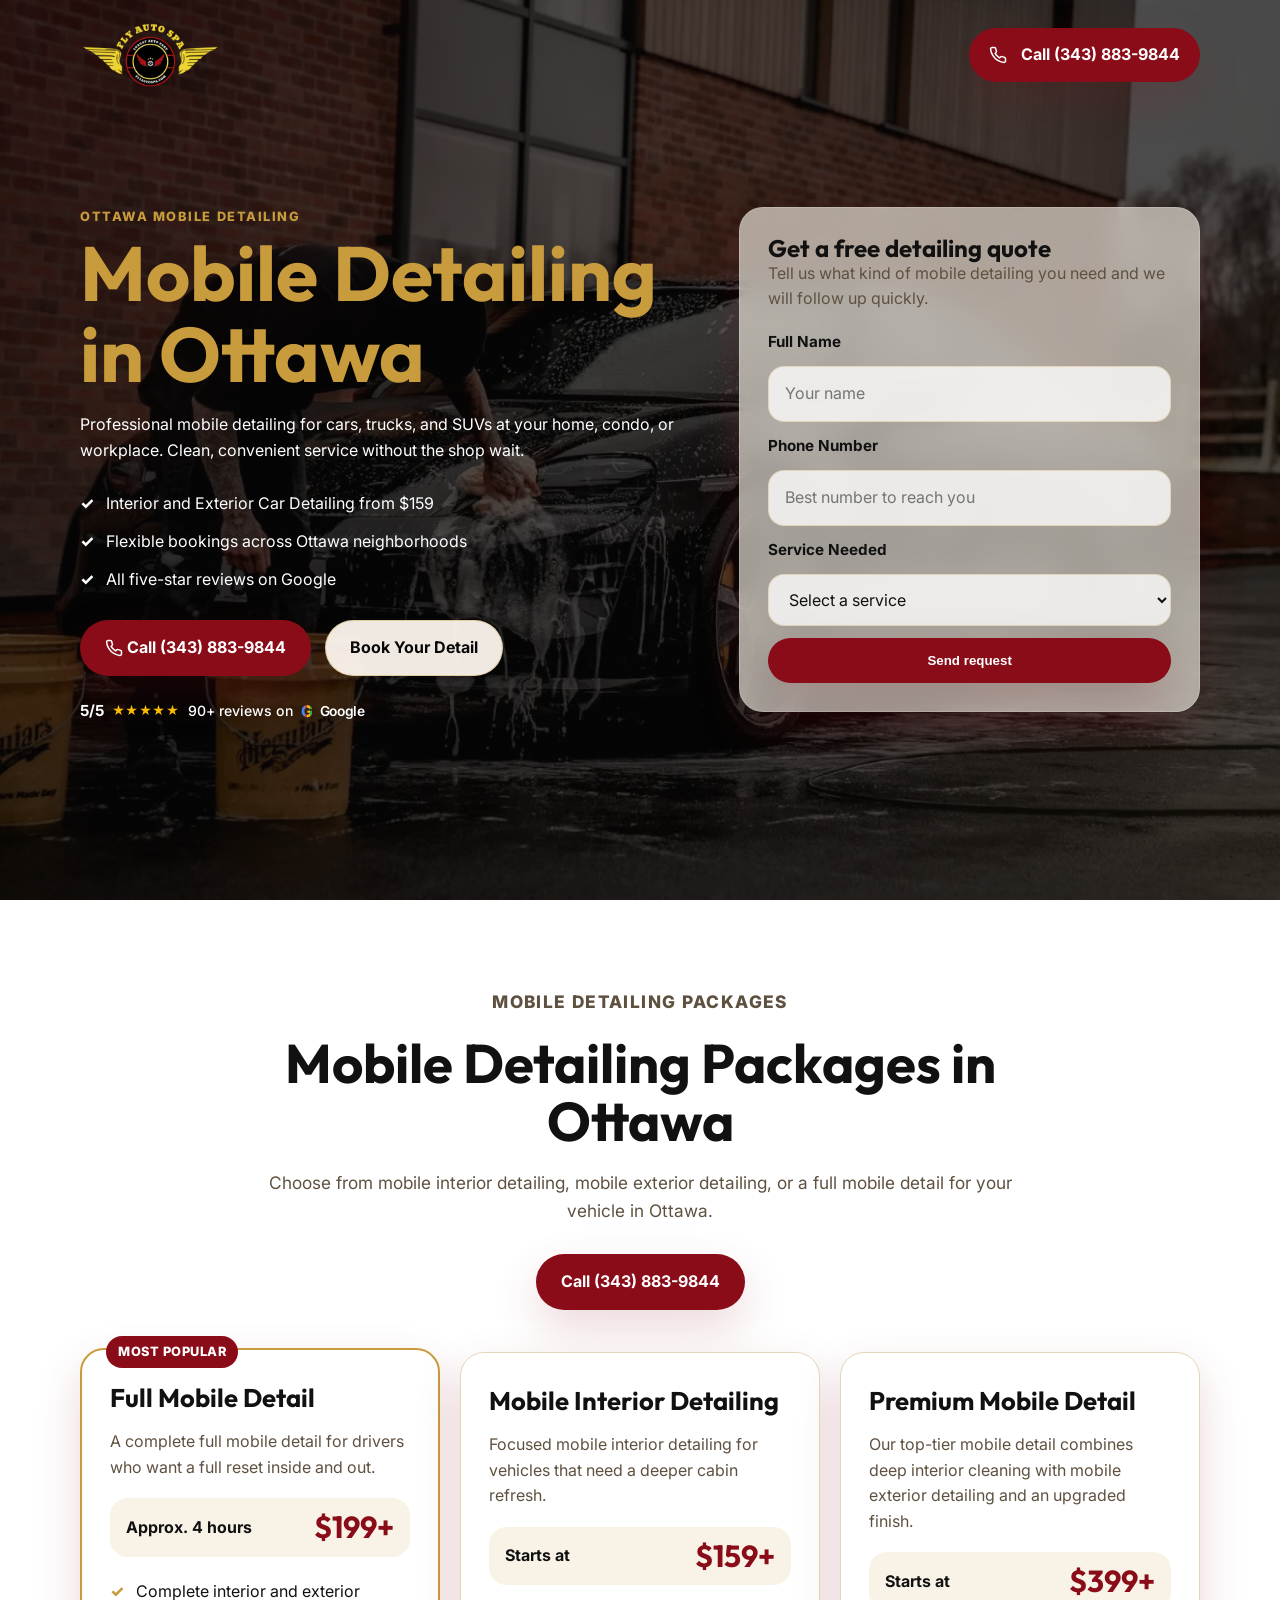
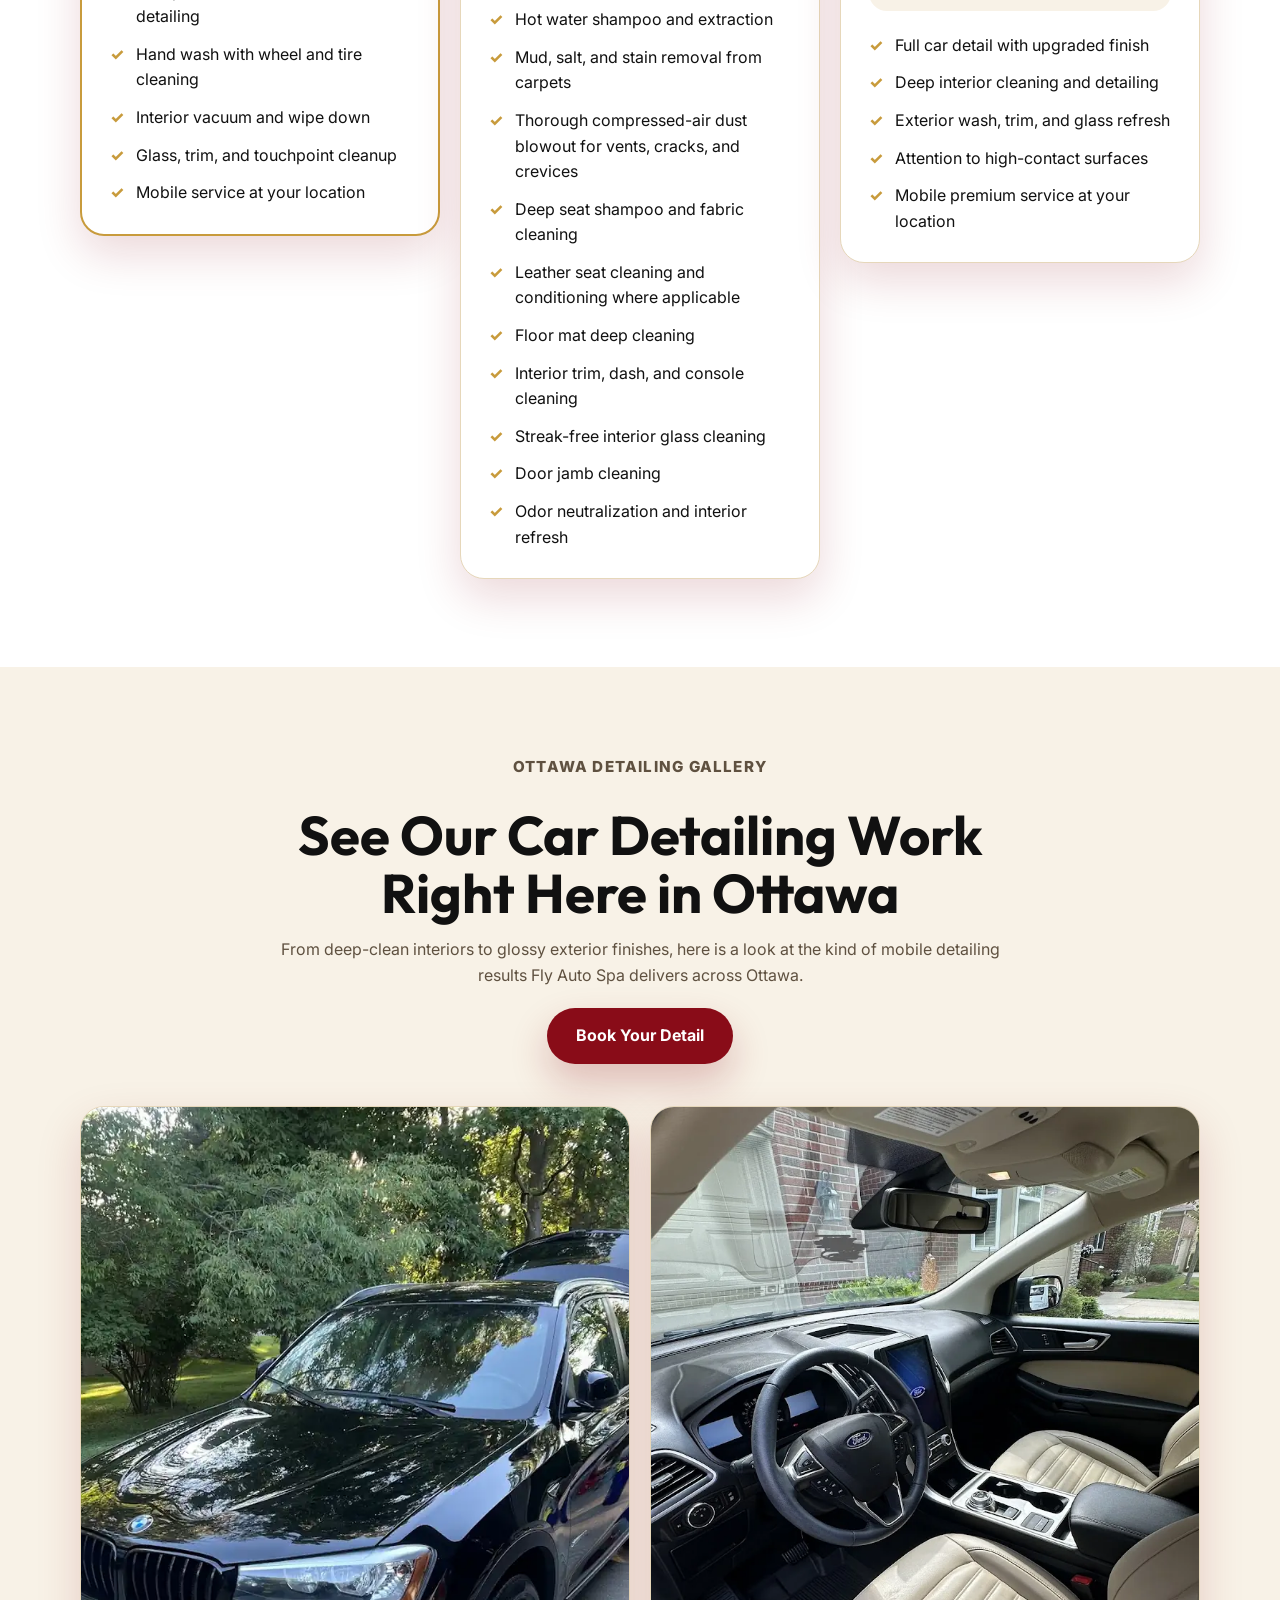
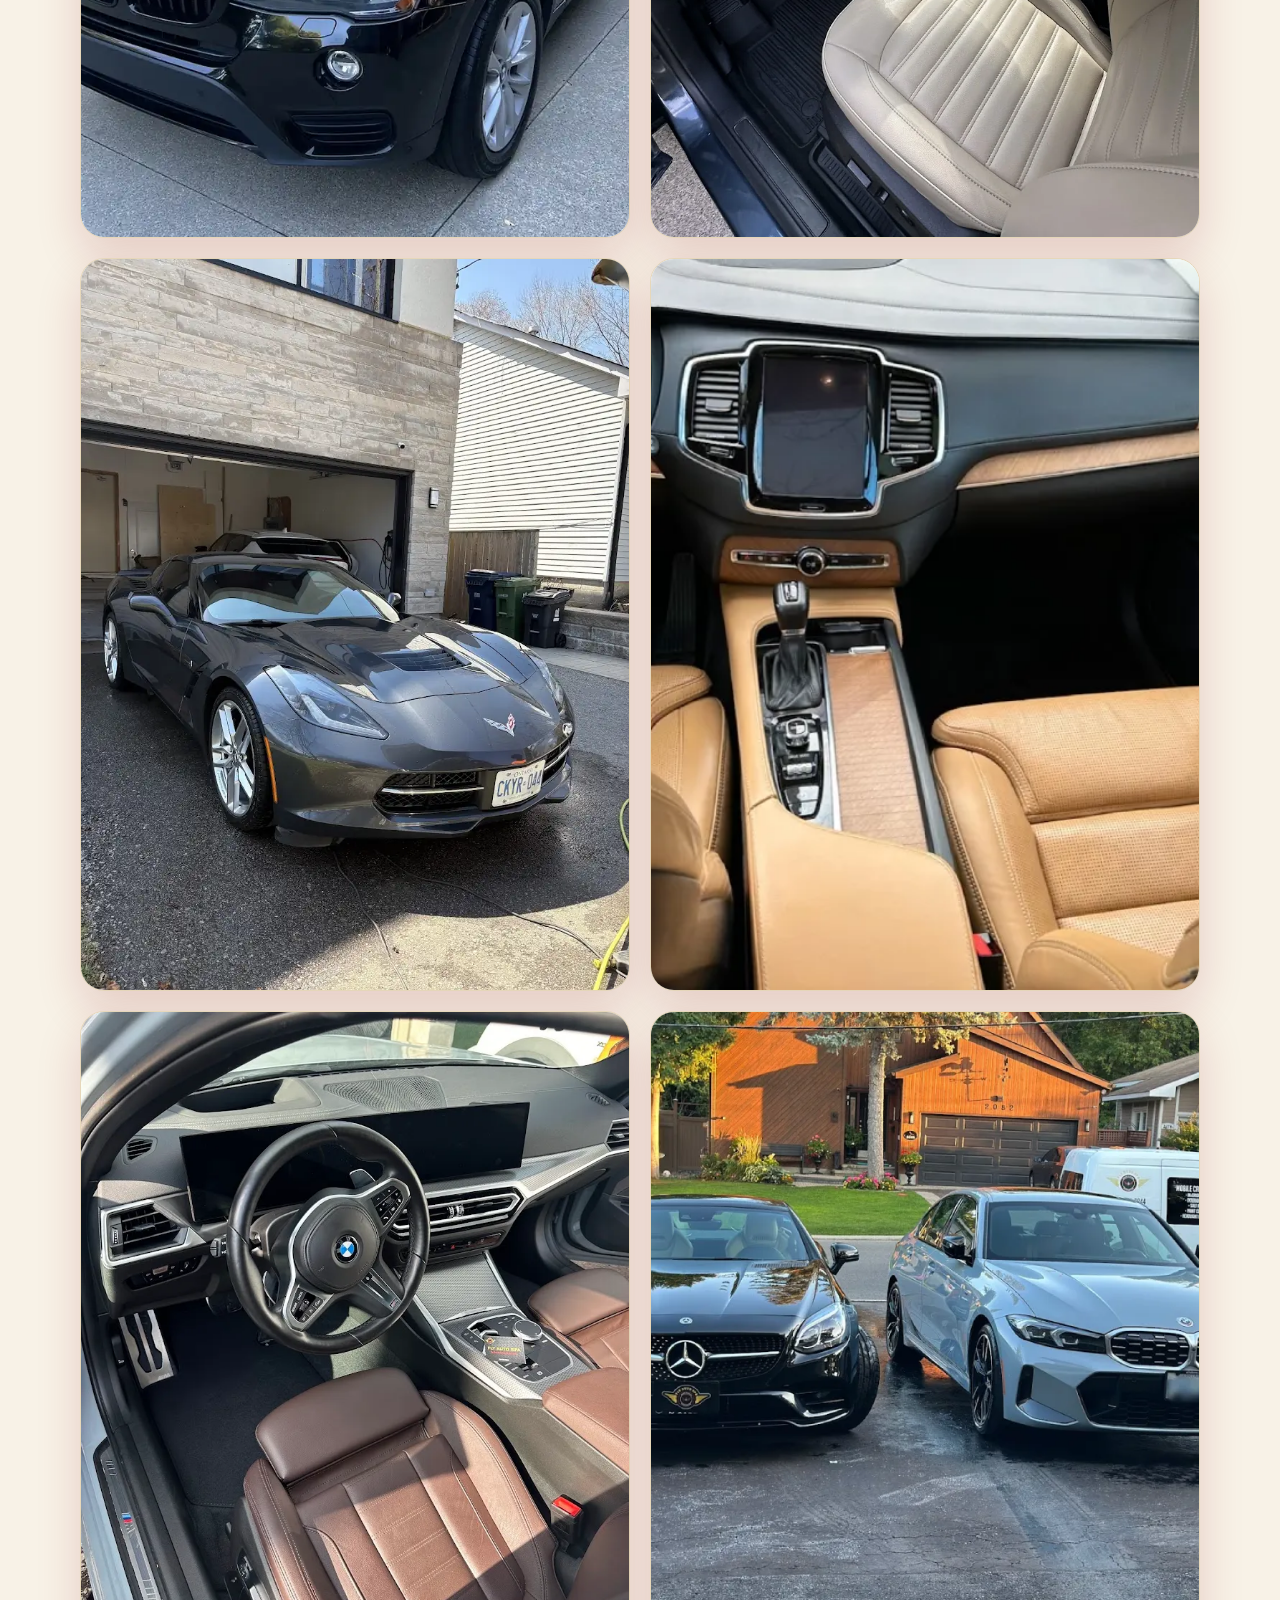
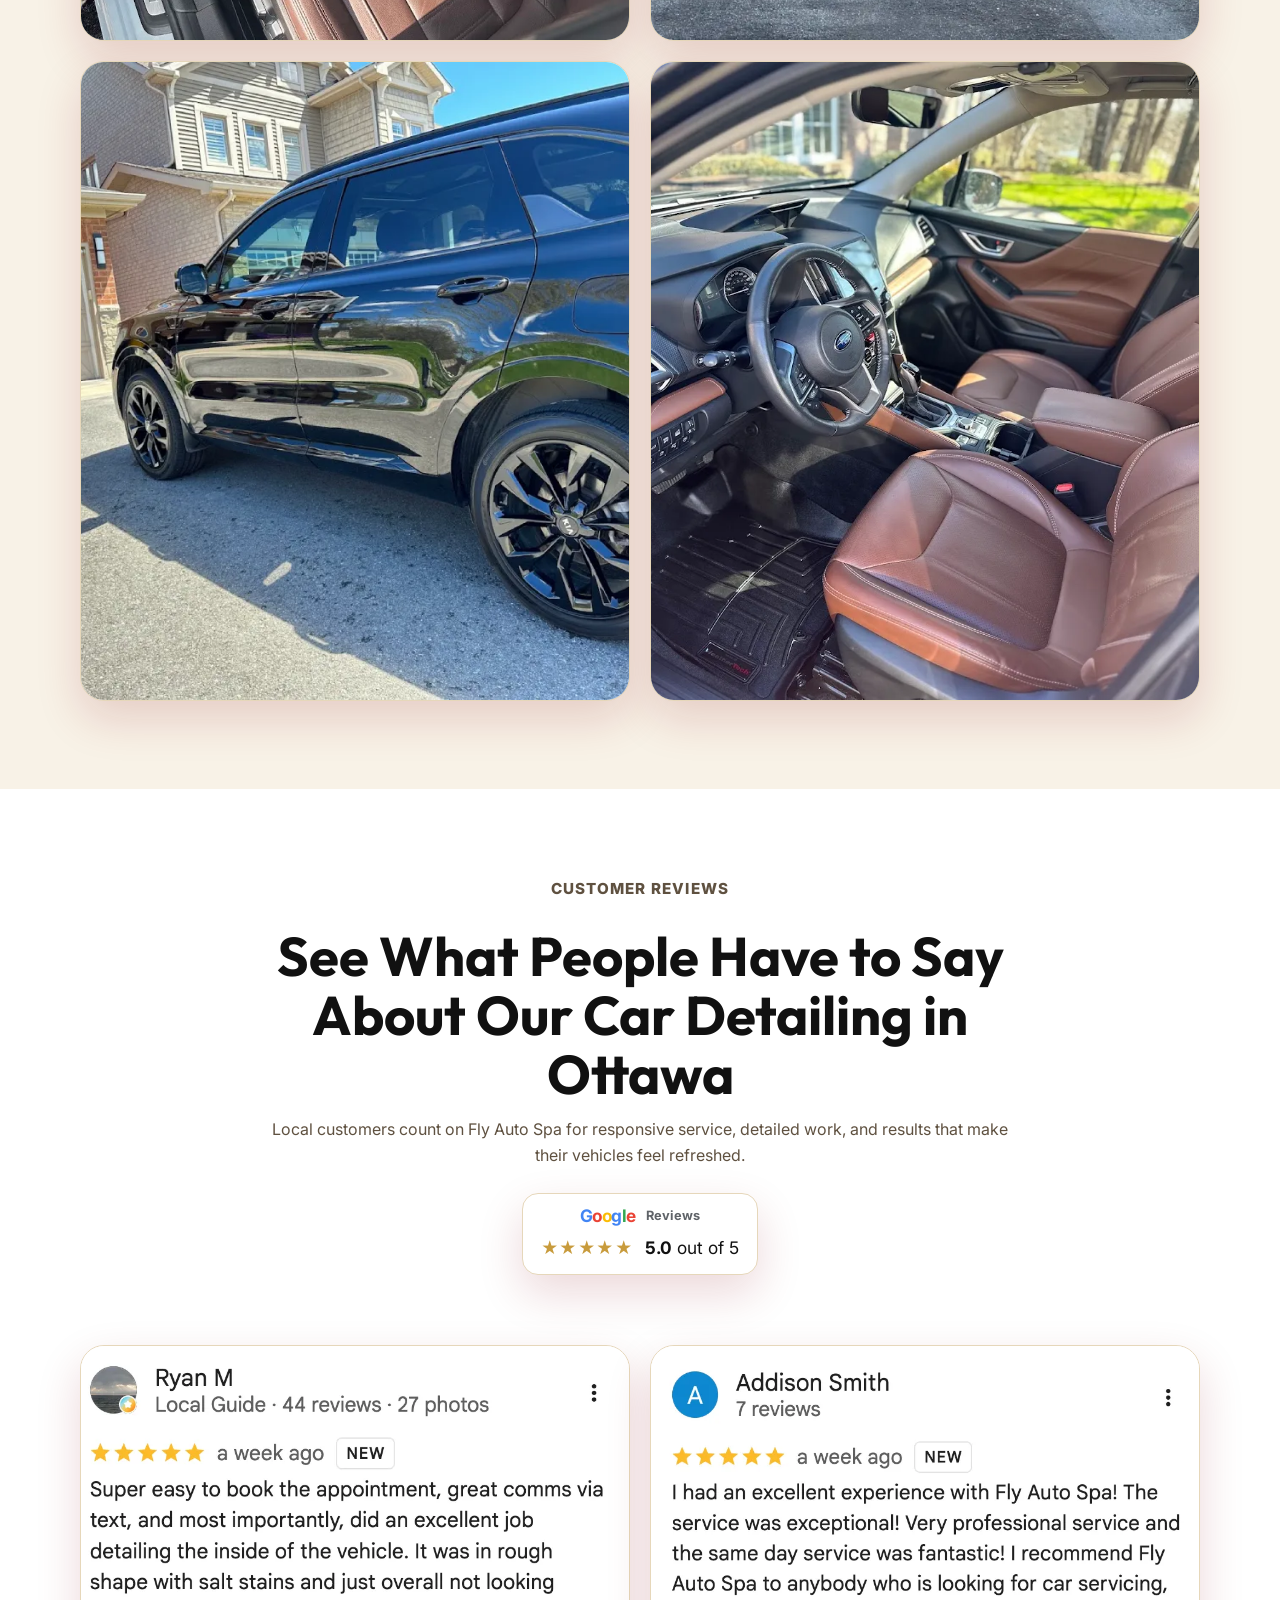
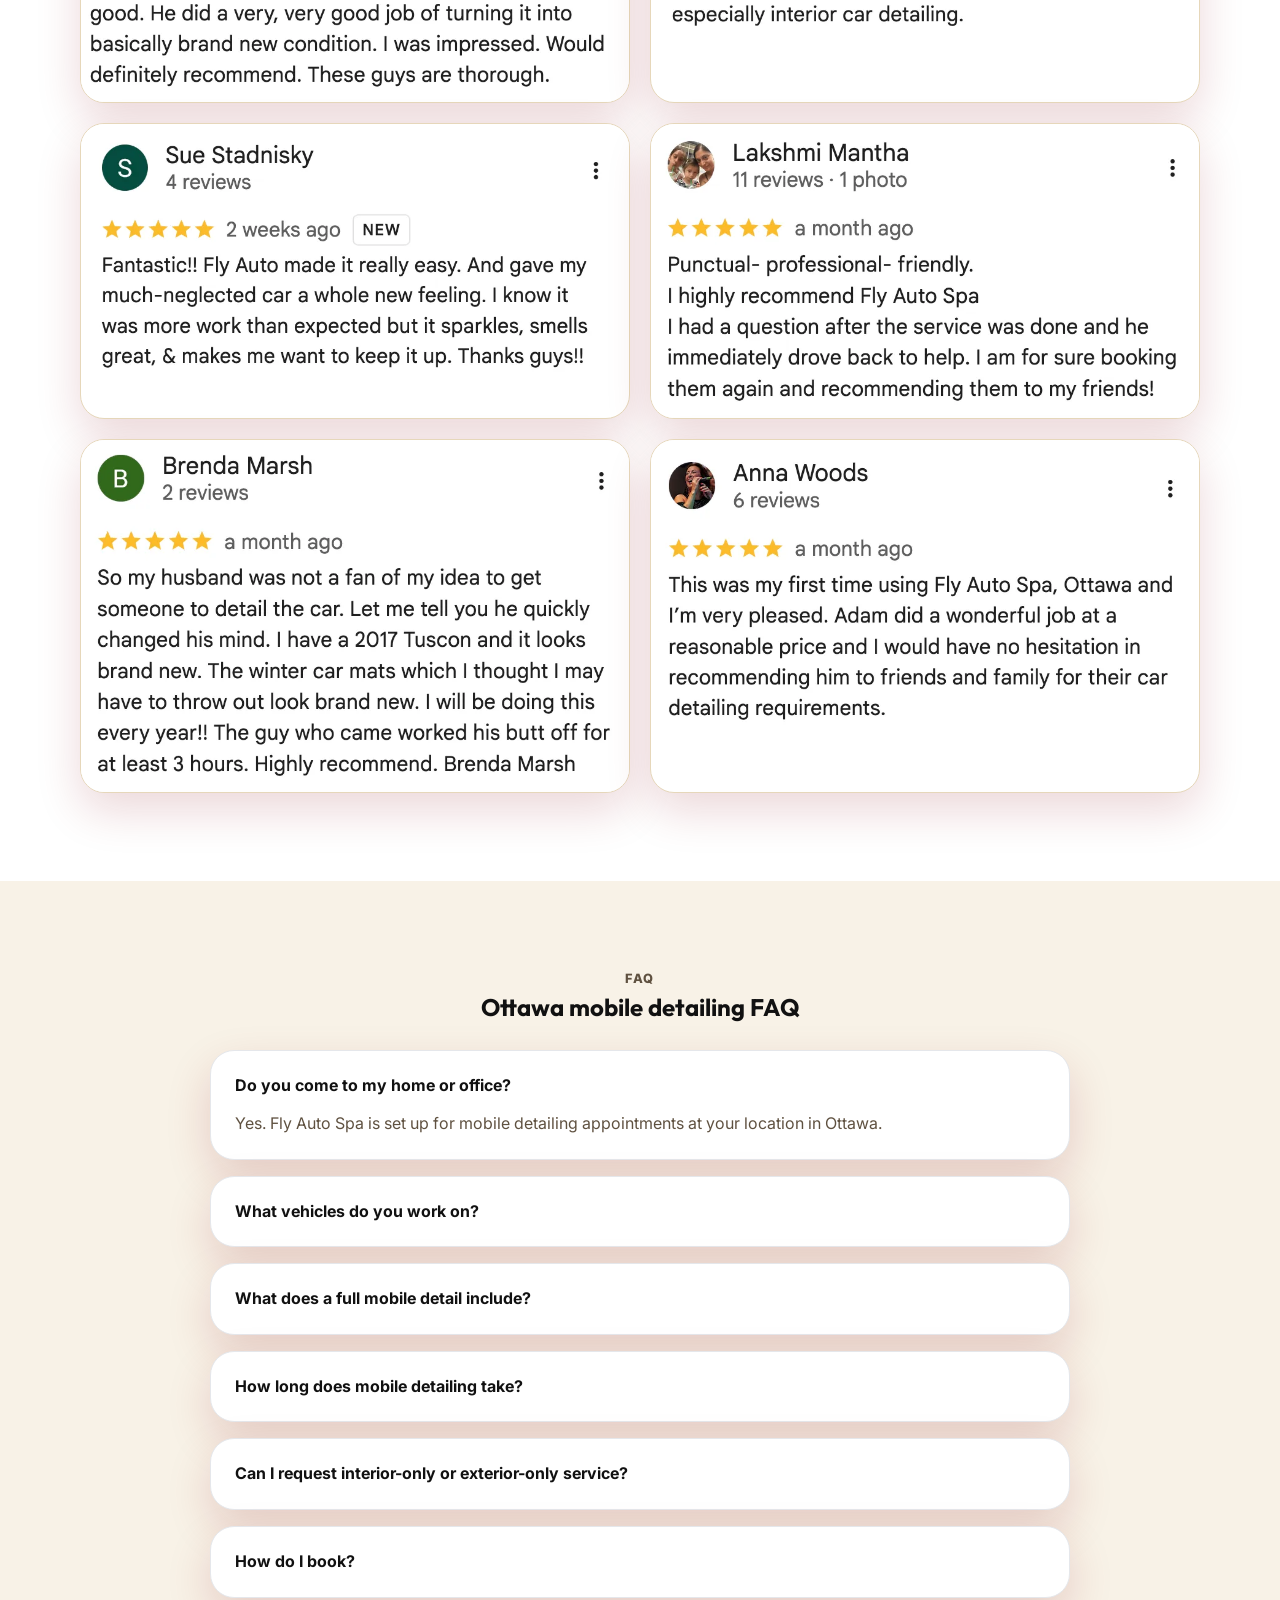
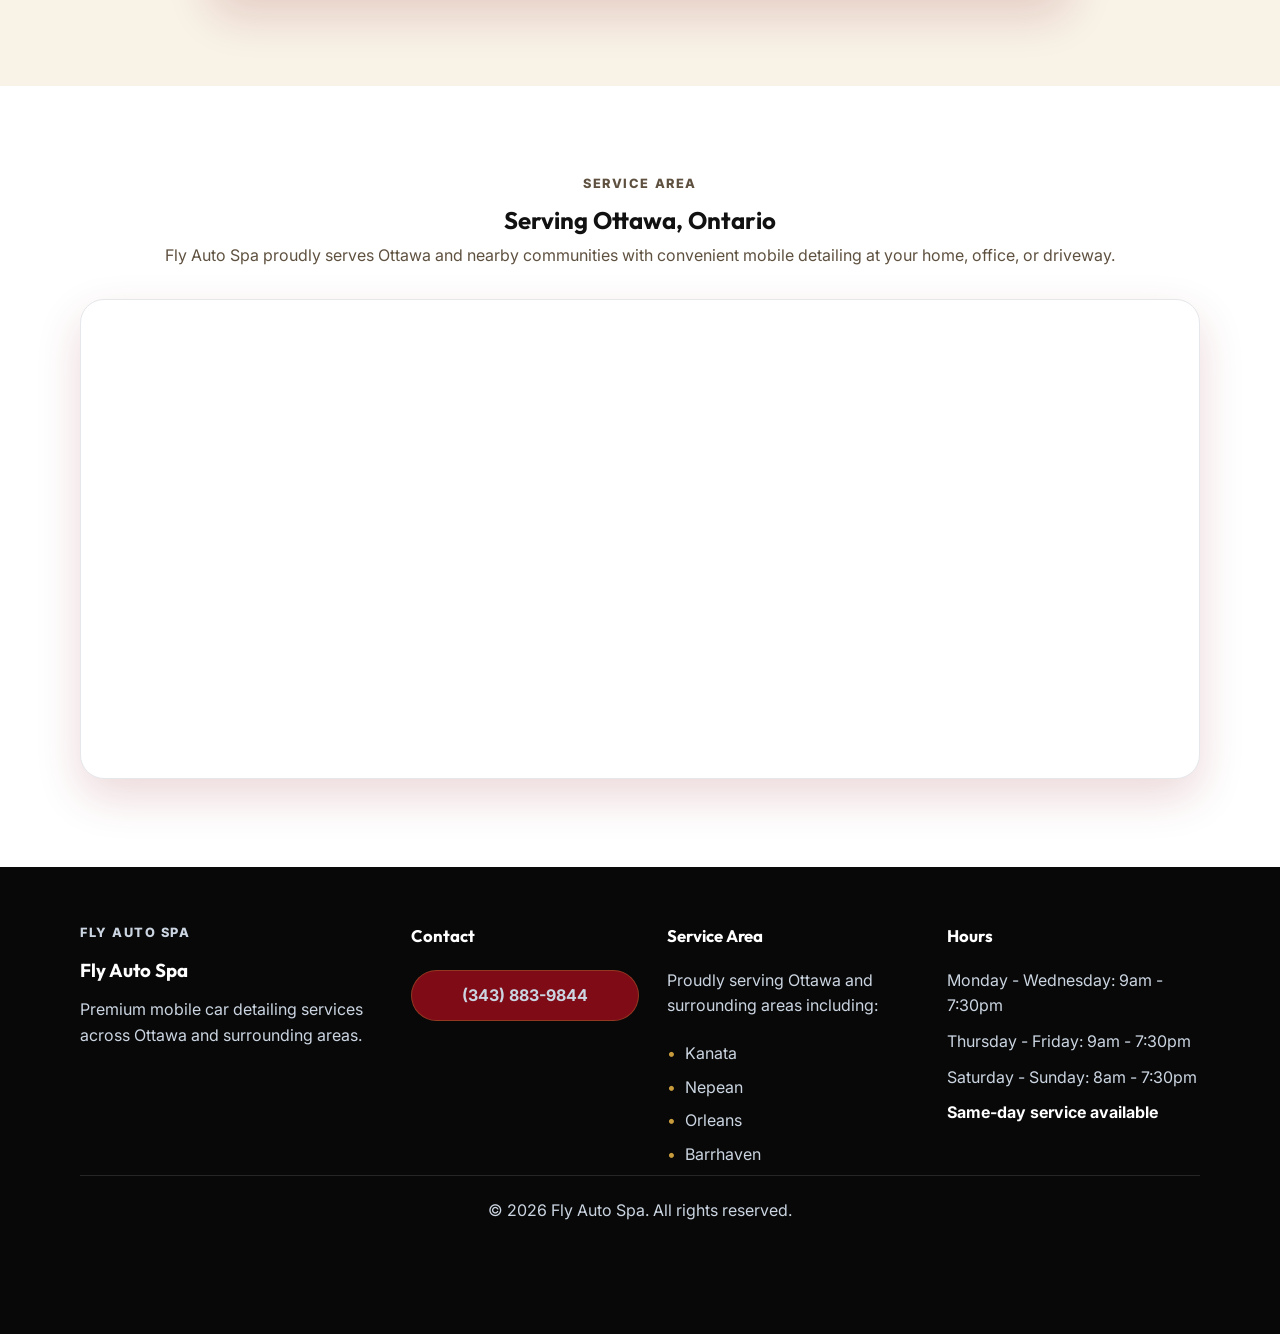
<file: index.html>
<!DOCTYPE html>
<html lang="en">
<head>
    <!-- Google Tag Manager -->
    <script>(function(w,d,s,l,i){w[l]=w[l]||[];w[l].push({'gtm.start':
    new Date().getTime(),event:'gtm.js'});var f=d.getElementsByTagName(s)[0],
    j=d.createElement(s),dl=l!='dataLayer'?'&l='+l:'';j.async=true;j.src=
    'https://www.googletagmanager.com/gtm.js?id='+i+dl;f.parentNode.insertBefore(j,f);
    })(window,document,'script','dataLayer','GTM-N6GBV5KK');</script>
    <!-- End Google Tag Manager -->
    <script>
      window.dataLayer = window.dataLayer || [];
      function gtag(){dataLayer.push(arguments);}
      gtag('js', new Date());
      gtag('config', 'AW-371984992/67aACImY2OYcEOCUsLEB', {
        'phone_conversion_number': '(343) 883-9844'
      });
    </script>
    <meta charset="UTF-8">
    <meta name="viewport" content="width=device-width, initial-scale=1.0">
    <title>Mobile Detailing Ottawa | Fly Auto Spa</title>
    <meta name="description" content="Fly Auto Spa delivers mobile detailing in Ottawa. Book interior detailing, exterior cleaning, and convenient at-home service anywhere in the city.">
    <link rel="stylesheet" href="style.css">
    <link rel="preconnect" href="https://fonts.googleapis.com">
    <link rel="preconnect" href="https://fonts.gstatic.com" crossorigin>
    <link href="https://fonts.googleapis.com/css2?family=Inter:wght@400;500;600;700;800&family=Outfit:wght@600;700;800&display=swap" rel="stylesheet">
    <script type="application/ld+json">
    {
      "@context": "https://schema.org",
      "@type": "AutoDetailing",
      "name": "Fly Auto Spa",
      "areaServed": "Ottawa, Ontario",
      "telephone": "+1-343-883-9844",
      "priceRange": "$$",
      "address": {
        "@type": "PostalAddress",
        "addressLocality": "Ottawa",
        "addressRegion": "ON",
        "addressCountry": "CA"
      }
    }
    </script>
</head>
<body>
    <header class="site-header">
        <div class="container header-row">
            <a href="#" class="brand brand-lockup" aria-label="Fly Auto Spa home">
                <img src="flyautologo.png" alt="Fly Auto Spa logo" class="brand-logo">
            </a>
            <a href="tel:3438839844" class="phone-pill gtm-phone-link" data-gtm-event="phone_click" data-gtm-location="header" data-phone-number="3438839844" onclick="gtag('event','conversion',{'send_to':'AW-371984992/67aACImY2OYcEOCUsLEB'});">
                <svg viewBox="0 0 24 24" aria-hidden="true" class="phone-pill-icon">
                    <path d="M22 16.92v3a2 2 0 0 1-2.18 2 19.79 19.79 0 0 1-8.63-3.07 19.5 19.5 0 0 1-6-6 19.79 19.79 0 0 1-3.07-8.67A2 2 0 0 1 4.11 2h3a2 2 0 0 1 2 1.72 12.84 12.84 0 0 0 .7 2.81 2 2 0 0 1-.45 2.11L8.09 9.91a16 16 0 0 0 6 6l1.27-1.27a2 2 0 0 1 2.11-.45 12.84 12.84 0 0 0 2.81.7A2 2 0 0 1 22 16.92z"></path>
                </svg>
                <span><span class="call-prefix">Call </span>(343) 883-9844</span>
            </a>
        </div>
    </header>

    <main>
        <section class="hero">
            <div class="container hero-grid">
                <div class="hero-copy">
                    <p class="eyebrow">Ottawa mobile detailing</p>
                    <h1>
                        <span class="hero-heading-desktop">Mobile Detailing in <span>Ottawa</span></span>
                        <span class="hero-heading-mobile">Mobile Detailing in Ottawa</span>
                    </h1>
                    <p class="hero-text">Professional mobile detailing for cars, trucks, and SUVs at your home, condo, or workplace. Clean, convenient service without the shop wait.</p>
                    <ul class="check-list">
                        <li>Interior and Exterior Car Detailing from $159</li>
                        <li>Flexible bookings across Ottawa neighborhoods</li>
                        <li>All five-star reviews on Google</li>
                    </ul>
                    <div class="cta-row">
                        <a href="tel:3438839844" class="btn btn-primary gtm-phone-link" data-gtm-event="phone_click" data-gtm-location="hero" data-phone-number="3438839844" onclick="gtag('event','conversion',{'send_to':'AW-371984992/67aACImY2OYcEOCUsLEB'});">
                            <svg viewBox="0 0 24 24" aria-hidden="true" class="phone-pill-icon">
                                <path d="M22 16.92v3a2 2 0 0 1-2.18 2 19.79 19.79 0 0 1-8.63-3.07 19.5 19.79 0 0 1-6-6 19.79 19.79 0 0 1-3.07-8.67A2 2 0 0 1 4.11 2h3a2 2 0 0 1 2 1.72 12.84 12.84 0 0 0 .7 2.81 2 2 0 0 1-.45 2.11L8.09 9.91a16 16 0 0 0 6 6l1.27-1.27a2 2 0 0 1 2.11-.45 12.84 12.84 0 0 0 2.81.7A2 2 0 0 1 22 16.92z"></path>
                            </svg>
                            <span>Call (343) 883-9844</span>
                        </a>
                        <a href="https://www.flyautospa.com/bookonline" class="btn btn-secondary hero-booking-btn">Book Your Detail</a>
                    </div>
                    <div class="hero-review-strip" aria-label="Google reviews rating 5 out of 5 from more than 90 reviews">
                        <div class="hero-review-score">
                            <strong>5/5</strong>
                            <span class="hero-review-stars" aria-hidden="true">★★★★★</span>
                            <span>90+ reviews on</span>
                            <span class="hero-review-brand">
                                <span class="hero-review-google-mark" aria-hidden="true">G</span>
                                <span class="hero-review-google-text">Google</span>
                            </span>
                        </div>
                    </div>
                </div>
                <aside class="quote-card" id="hero-form-top">
                    <h2>Get a free detailing quote</h2>
                    <p>Tell us what kind of mobile detailing you need and we will follow up quickly.</p>
                    <form data-netlify="true" name="hero-detailing-quote" class="quote-form" onsubmit="return window.handleLeadFormSubmit(event, this);">
                        <input type="hidden" name="form-name" value="hero-detailing-quote">
                        <label for="hero-name">Full Name</label>
                        <input type="text" id="hero-name" name="name" placeholder="Your name" required>

                        <label for="hero-phone">Phone Number</label>
                        <input type="tel" id="hero-phone" name="phone" placeholder="Best number to reach you" required>

                        <label for="hero-needs">Service Needed</label>
                        <select id="hero-needs" name="needs" required>
                            <option value="" selected disabled>Select a service</option>
                            <option value="Full detail">Full detail</option>
                            <option value="Premium detail">Premium detail</option>
                            <option value="Exterior detail">Exterior detail</option>
                            <option value="Interior detail">Interior detail</option>
                            <option value="Get a detailing quote">Get a detailing quote</option>
                        </select>

                        <button type="submit" class="btn btn-primary btn-full">Send request</button>
                    </form>
                </aside>
            </div>
        </section>

        <section class="section" id="pricing">
            <div class="container">
                <div class="section-heading center packages-heading">
                    <p class="section-kicker">Mobile Detailing Packages</p>
                    <h2>Mobile Detailing Packages in Ottawa</h2>
                    <p>Choose from mobile interior detailing, mobile exterior detailing, or a full mobile detail for your vehicle in Ottawa.</p>
                    <a href="tel:3438839844" class="btn btn-primary section-quote-btn" onclick="gtag('event','conversion',{'send_to':'AW-371984992/67aACImY2OYcEOCUsLEB'});">Call (343) 883-9844</a>
                </div>
                <div class="packages-grid">
                    <article class="package-card featured-package">
                        <div class="package-badge">Most Popular</div>
                        <h3>Full Mobile Detail</h3>
                        <p class="package-subtitle">A complete full mobile detail for drivers who want a full reset inside and out.</p>
                        <div class="package-meta">
                            <span>Approx. 4 hours</span>
                            <span class="package-price">$199+</span>
                        </div>
                        <ul class="package-list">
                            <li>Complete interior and exterior detailing</li>
                            <li>Hand wash with wheel and tire cleaning</li>
                            <li>Interior vacuum and wipe down</li>
                            <li>Glass, trim, and touchpoint cleanup</li>
                            <li>Mobile service at your location</li>
                        </ul>
                        <a href="#hero-form-top" class="btn btn-primary package-mobile-cta">Get a Quote</a>
                    </article>

                    <article class="package-card">
                        <h3>Mobile Interior Detailing</h3>
                        <p class="package-subtitle">Focused mobile interior detailing for vehicles that need a deeper cabin refresh.</p>
                        <div class="package-meta">
                            <span>Starts at</span>
                            <span class="package-price">$159+</span>
                        </div>
                        <ul class="package-list">
                            <li>Hot water shampoo and extraction</li>
                            <li>Mud, salt, and stain removal from carpets</li>
                            <li>Thorough compressed-air dust blowout for vents, cracks, and crevices</li>
                            <li>Deep seat shampoo and fabric cleaning</li>
                            <li>Leather seat cleaning and conditioning where applicable</li>
                            <li>Floor mat deep cleaning</li>
                            <li>Interior trim, dash, and console cleaning</li>
                            <li>Streak-free interior glass cleaning</li>
                            <li>Door jamb cleaning</li>
                            <li>Odor neutralization and interior refresh</li>
                        </ul>
                        <a href="#hero-form-top" class="btn btn-primary package-mobile-cta">Get a Quote</a>
                    </article>

                    <article class="package-card">
                        <h3>Premium Mobile Detail</h3>
                        <p class="package-subtitle">Our top-tier mobile detail combines deep interior cleaning with mobile exterior detailing and an upgraded finish.</p>
                        <div class="package-meta">
                            <span>Starts at</span>
                            <span class="package-price">$399+</span>
                        </div>
                        <ul class="package-list">
                            <li>Full car detail with upgraded finish</li>
                            <li>Deep interior cleaning and detailing</li>
                            <li>Exterior wash, trim, and glass refresh</li>
                            <li>Attention to high-contact surfaces</li>
                            <li>Mobile premium service at your location</li>
                        </ul>
                        <a href="#hero-form-top" class="btn btn-primary package-mobile-cta">Get a Quote</a>
                    </article>
                </div>
            </div>
        </section>

        <section class="section light-section" id="ourwork">
            <div class="container">
                <div class="section-heading center showcase-heading">
                    <p class="section-kicker">Ottawa detailing gallery</p>
                    <h2>See Our Car Detailing Work Right Here in Ottawa</h2>
                    <p>From deep-clean interiors to glossy exterior finishes, here is a look at the kind of mobile detailing results Fly Auto Spa delivers across Ottawa.</p>
                    <a href="https://www.flyautospa.com/bookonline" class="btn btn-primary section-quote-btn showcase-book-btn">Book Your Detail</a>
                </div>
                <div class="gallery-grid">
                    <div class="gallery-card"><img src="ottawadetailing1.webp" alt="Black BMW detailed by Fly Auto Spa in Ottawa driveway" class="gallery-image"></div>
                    <div class="gallery-card"><img src="interdetail.webp" alt="Clean light-colored Ford interior detailed by Fly Auto Spa" class="gallery-image"></div>
                    <div class="gallery-card"><img src="corvette-detail.webp" alt="Gray Corvette detailed by Fly Auto Spa in an Ottawa driveway" class="gallery-image"></div>
                    <div class="gallery-card"><img src="ottawa3.webp" alt="Fresh tan interior detail by Fly Auto Spa" class="gallery-image"></div>
                    <div class="gallery-card"><img src="ottawa.webp" alt="BMW interior detailed by Fly Auto Spa in Ottawa" class="gallery-image"></div>
                    <div class="gallery-card"><img src="ottawa4.webp" alt="Two detailed vehicles parked after mobile detailing service in Ottawa" class="gallery-image"></div>
                    <div class="gallery-card"><img src="ottawa5.webp" alt="Black SUV exterior finish after detailing service" class="gallery-image"></div>
                    <div class="gallery-card"><img src="ottawa6.webp" alt="Clean brown interior detailed by Fly Auto Spa" class="gallery-image"></div>
                </div>
            </div>
        </section>

        <section class="section">
            <div class="container">
                <div class="section-heading center showcase-heading">
                    <p class="section-kicker">Customer reviews</p>
                    <h2>See What People Have to Say About Our Car Detailing in Ottawa</h2>
                    <p>Local customers count on Fly Auto Spa for responsive service, detailed work, and results that make their vehicles feel refreshed.</p>
                    <div class="reviews-rating-widget" aria-label="Google reviews rating 5.0 out of 5">
                        <div class="reviews-rating-top">
                            <span class="google-wordmark" aria-hidden="true">
                                <span class="google-blue">G</span><span class="google-red">o</span><span class="google-yellow">o</span><span class="google-blue">g</span><span class="google-green">l</span><span class="google-red">e</span>
                            </span>
                            <span class="reviews-rating-label">Reviews</span>
                        </div>
                        <div class="reviews-rating-bottom">
                            <div class="reviews-rating-stars" aria-hidden="true">★★★★★</div>
                            <p><strong>5.0</strong> out of 5</p>
                        </div>
                    </div>
                </div>
                <div class="reviews-grid">
                    <div class="review-card"><img src="review-ottawa-1.webp" alt="Google review from Ryan M" class="review-image"></div>
                    <div class="review-card"><img src="review-ottawa-2.webp" alt="Google review from Addison Smith" class="review-image"></div>
                    <div class="review-card"><img src="review-ottawa-3.webp" alt="Google review from Sue Stadnisky" class="review-image"></div>
                    <div class="review-card"><img src="review-ottawa-4.webp" alt="Google review from Lakshmi Mantha" class="review-image"></div>
                    <div class="review-card"><img src="review-ottawa-5.webp" alt="Google review from Brenda Marsh" class="review-image"></div>
                    <div class="review-card"><img src="review-ottawa-6.webp" alt="Google review from Anna Woods" class="review-image"></div>
                </div>
            </div>
        </section>


        <section class="section light-section">
            <div class="container narrow">
                <div class="section-heading center">
                    <p class="eyebrow">FAQ</p>
                    <h2>Ottawa mobile detailing FAQ</h2>
                </div>
                <div class="faq-list">
                    <details open>
                        <summary>Do you come to my home or office?</summary>
                        <p>Yes. Fly Auto Spa is set up for mobile detailing appointments at your location in Ottawa.</p>
                    </details>
                    <details>
                        <summary>What vehicles do you work on?</summary>
                        <p>Cars, trucks, SUVs, and daily drivers that need interior, exterior, or full-service detailing.</p>
                    </details>
                    <details>
                        <summary>What does a full mobile detail include?</summary>
                        <p>A full mobile detail combines interior cleaning, exterior washing, wheels, tires, glass, trim, and high-touchpoint cleanup at your location.</p>
                    </details>
                    <details>
                        <summary>How long does mobile detailing take?</summary>
                        <p>A full mobile detail typically takes about four hours, while timing can vary based on the vehicle's size and condition.</p>
                    </details>
                    <details>
                        <summary>Can I request interior-only or exterior-only service?</summary>
                        <p>Yes. You can request a focused service or ask for a full premium detail.</p>
                    </details>
                    <details>
                        <summary>How do I book?</summary>
                        <p>Call <a href="tel:3438839844" class="gtm-phone-link" data-gtm-event="phone_click" data-gtm-location="faq" data-phone-number="3438839844" onclick="gtag('event','conversion',{'send_to':'AW-371984992/67aACImY2OYcEOCUsLEB'});">(343) 883-9844</a> or use the quote form and we will follow up with next steps.</p>
                    </details>
                </div>
            </div>
        </section>

        <section class="section">
            <div class="container">
                <div class="section-heading center service-area-heading">
                    <p class="eyebrow">Service area</p>
                    <h2>Serving Ottawa, Ontario</h2>
                    <p>Fly Auto Spa proudly serves Ottawa and nearby communities with convenient mobile detailing at your home, office, or driveway.</p>
                </div>
                <div class="map-frame">
                    <iframe src="https://www.google.com/maps/embed?pb=!1m18!1m12!1m3!1d359536.97786098334!2d-76.12988882544258!3d45.25016592914936!2m3!1f0!2f0!3f0!3m2!1i1024!2i768!4f13.1!3m3!1m2!1s0x6593d24ed202c497%3A0xb67b5d5110fa5a6f!2sFly%20Auto%20Spa!5e0!3m2!1sen!2sua!4v1781467595063!5m2!1sen!2sua" width="600" height="450" style="border:0;" allowfullscreen="" loading="lazy" referrerpolicy="no-referrer-when-downgrade"></iframe>
                </div>
            </div>
        </section>
    </main>

    <footer class="site-footer">
        <div class="container footer-grid">
            <div class="footer-brand-block">
                <p class="eyebrow">Fly Auto Spa</p>
                <h3>Fly Auto Spa</h3>
                <p>Premium mobile car detailing services across Ottawa and surrounding areas.</p>
            </div>
            <div class="footer-contact">
                <h4>Contact</h4>
                <a href="tel:3438839844" class="footer-phone-link gtm-phone-link" data-gtm-event="phone_click" data-gtm-location="footer" data-phone-number="3438839844" onclick="gtag('event','conversion',{'send_to':'AW-371984992/67aACImY2OYcEOCUsLEB'});">(343) 883-9844</a>
            </div>
            <div class="footer-service-area">
                <h4>Service Area</h4>
                <p>Proudly serving Ottawa and surrounding areas including:</p>
                <ul class="footer-list">
                    <li>Kanata</li>
                    <li>Nepean</li>
                    <li>Orleans</li>
                    <li>Barrhaven</li>
                </ul>
            </div>
            <div class="footer-hours">
                <h4>Hours</h4>
                <p>Monday - Wednesday: 9am - 7:30pm</p>
                <p>Thursday - Friday: 9am - 7:30pm</p>
                <p>Saturday - Sunday: 8am - 7:30pm</p>
                <p class="footer-same-day">Same-day service available</p>
            </div>
        </div>
        <div class="container footer-bottom">
            <p>&copy; 2026 Fly Auto Spa. All rights reserved.</p>
        </div>
    </footer>

    <div id="success-modal" class="modal">
        <div class="modal-content">
            <button class="close-modal" aria-label="Close">&times;</button>
            <div class="modal-body">
                <div class="success-icon">✓</div>
                <h3>Thanks</h3>
                <p>Thanks for filling out the form. We are going to get back to you in the next few minutes.</p>
                <button class="btn btn-primary close-modal-btn btn-full">Close</button>
            </div>
        </div>
    </div>

    <div class="mobile-cta">
        <a href="tel:3438839844" class="btn btn-primary btn-full mobile-call-btn gtm-phone-link" data-gtm-event="phone_click" data-gtm-location="mobile_sticky" data-phone-number="3438839844" onclick="gtag('event','conversion',{'send_to':'AW-371984992/67aACImY2OYcEOCUsLEB'});">
            <svg viewBox="0 0 24 24" aria-hidden="true" class="phone-pill-icon">
                <path d="M22 16.92v3a2 2 0 0 1-2.18 2 19.79 19.79 0 0 1-8.63-3.07 19.5 19.79 0 0 1-6-6 19.79 19.79 0 0 1-3.07-8.67A2 2 0 0 1 4.11 2h3a2 2 0 0 1 2 1.72 12.84 12.84 0 0 0 .7 2.81 2 2 0 0 1-.45 2.11L8.09 9.91a16 16 0 0 0 6 6l1.27-1.27a2 2 0 0 1 2.11-.45 12.84 12.84 0 0 0 2.81.7A2 2 0 0 1 22 16.92z"></path>
            </svg>
            <span class="mobile-call-label">(343) 883-9844</span>
        </a>
    </div>

    <script>
        window.handleLeadFormSubmit = function (event, form) {
            if (event) {
                event.preventDefault();
            }

            const modal = document.getElementById("success-modal");
            const formData = new FormData(form);

            fetch("/", {
                method: "POST",
                body: new URLSearchParams(formData).toString(),
                headers: { "Content-Type": "application/x-www-form-urlencoded" }
            })
            .then(() => {
                document.body.setAttribute("data-form-status", "form_submit");
                window.dataLayer = window.dataLayer || [];
                window.dataLayer.push({
                    event: "form_submit",
                    form_name: form.getAttribute("name") || "",
                    form_id: form.getAttribute("id") || ""
                });
                if (modal) {
                    modal.style.display = "flex";
                    document.body.style.overflow = "hidden";
                }
                form.reset();
            })
            .catch((error) => {
                console.error("Error submitting form:", error);
                if (modal) {
                    modal.style.display = "flex";
                    document.body.style.overflow = "hidden";
                }
            });

            return false;
        };

        document.addEventListener("DOMContentLoaded", function () {
            const modal = document.getElementById("success-modal");
            const closeButtons = document.querySelectorAll(".close-modal, .close-modal-btn");
            const siteHeader = document.querySelector(".site-header");
            const mobileCta = document.querySelector(".mobile-cta");
            const heroFormTop = document.getElementById("hero-form-top");

            const syncHeaderState = () => {
                if (!siteHeader) return;
                if (window.scrollY > 36) {
                    siteHeader.classList.add("is-scrolled");
                } else {
                    siteHeader.classList.remove("is-scrolled");
                }
            };

            const syncMobileCta = () => {
                if (!mobileCta || !heroFormTop) return;
                if (window.innerWidth > 768) {
                    mobileCta.classList.remove("is-visible");
                    return;
                }

                const formBottom = heroFormTop.getBoundingClientRect().bottom + window.scrollY;
                if (window.scrollY > formBottom) {
                    mobileCta.classList.add("is-visible");
                } else {
                    mobileCta.classList.remove("is-visible");
                }
            };

            syncHeaderState();
            window.addEventListener("scroll", syncHeaderState, { passive: true });
            syncMobileCta();
            window.addEventListener("scroll", syncMobileCta, { passive: true });
            window.addEventListener("resize", syncMobileCta);

            document.querySelectorAll("a[href='#quote-form']").forEach((link) => {
                link.addEventListener("click", (event) => {
                    event.preventDefault();
                    document.getElementById("quote-form")?.scrollIntoView({ behavior: "smooth", block: "start" });
                });
            });

            closeButtons.forEach((button) => {
                button.addEventListener("click", () => {
                    modal.style.display = "none";
                    document.body.style.overflow = "";
                });
            });

            window.addEventListener("click", (event) => {
                if (event.target === modal) {
                    modal.style.display = "none";
                    document.body.style.overflow = "";
                }
            });
        });
    </script>
</body>
</html>
</file>
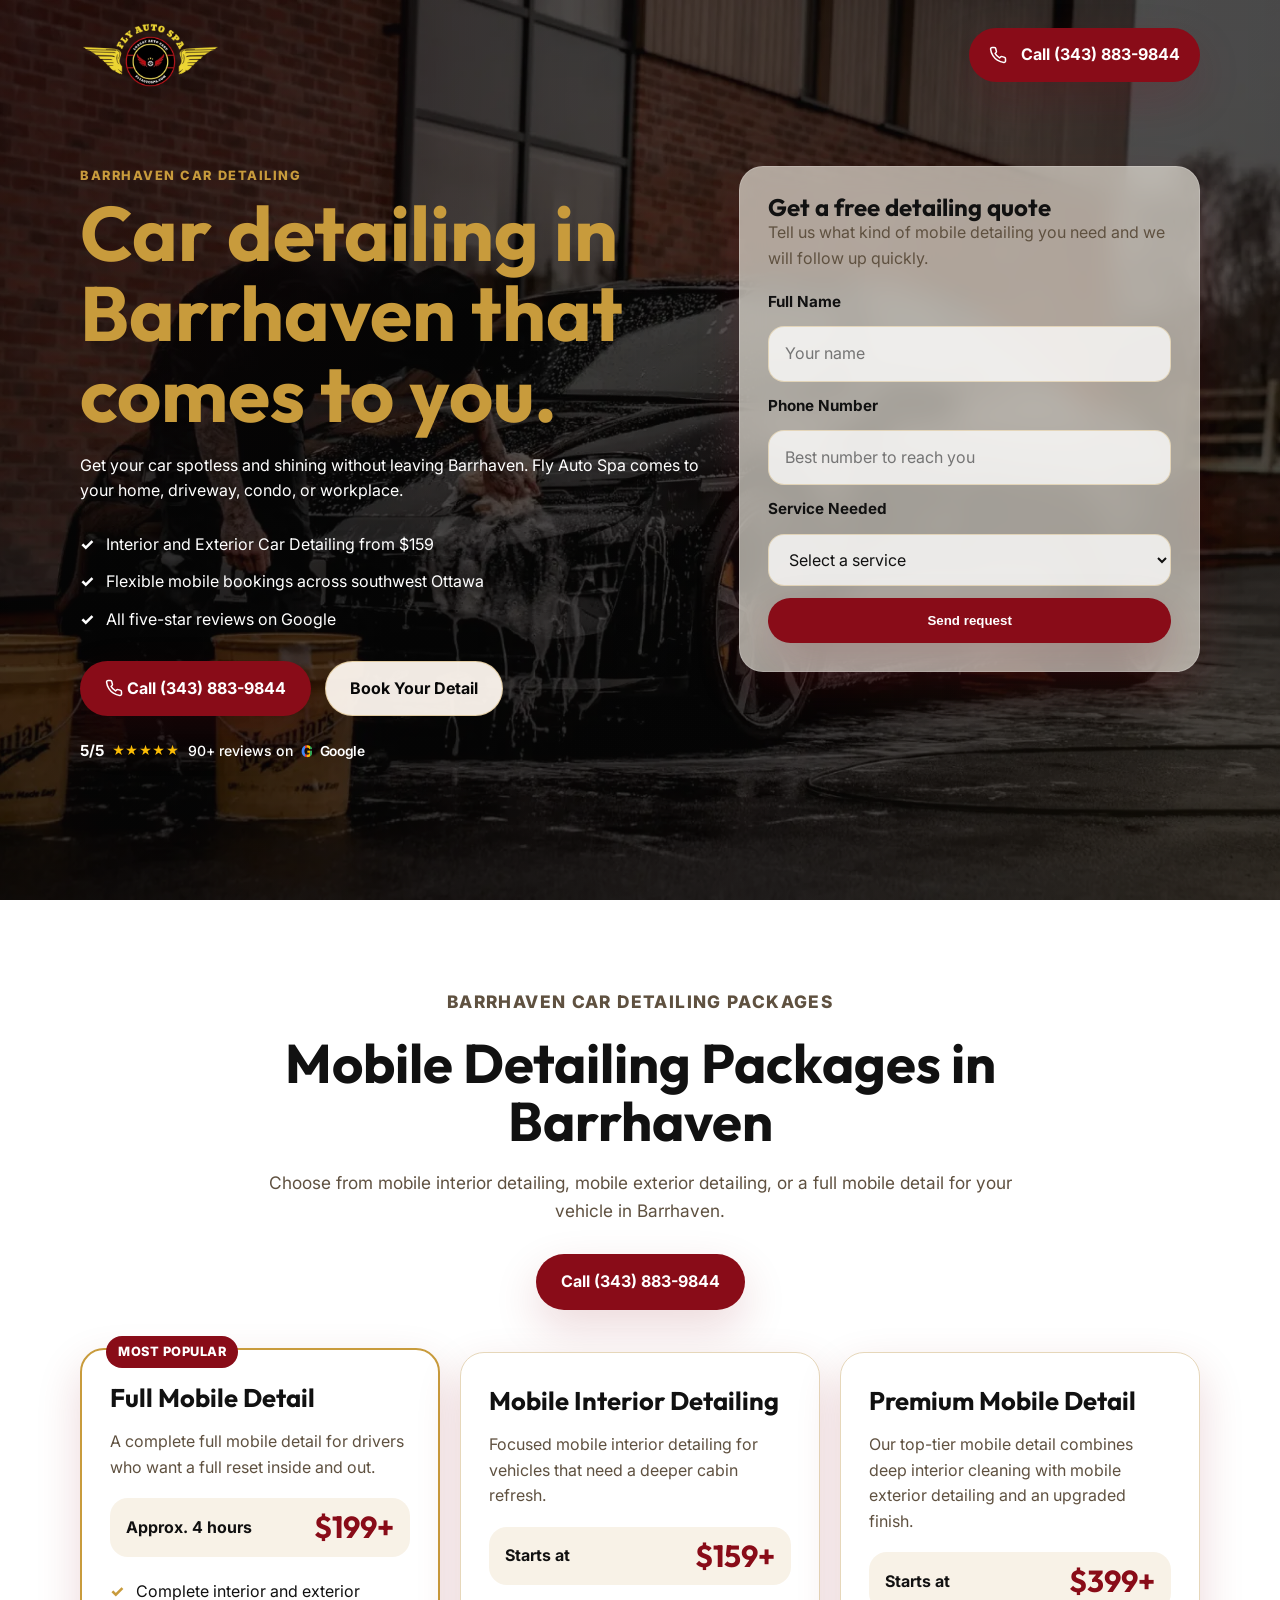
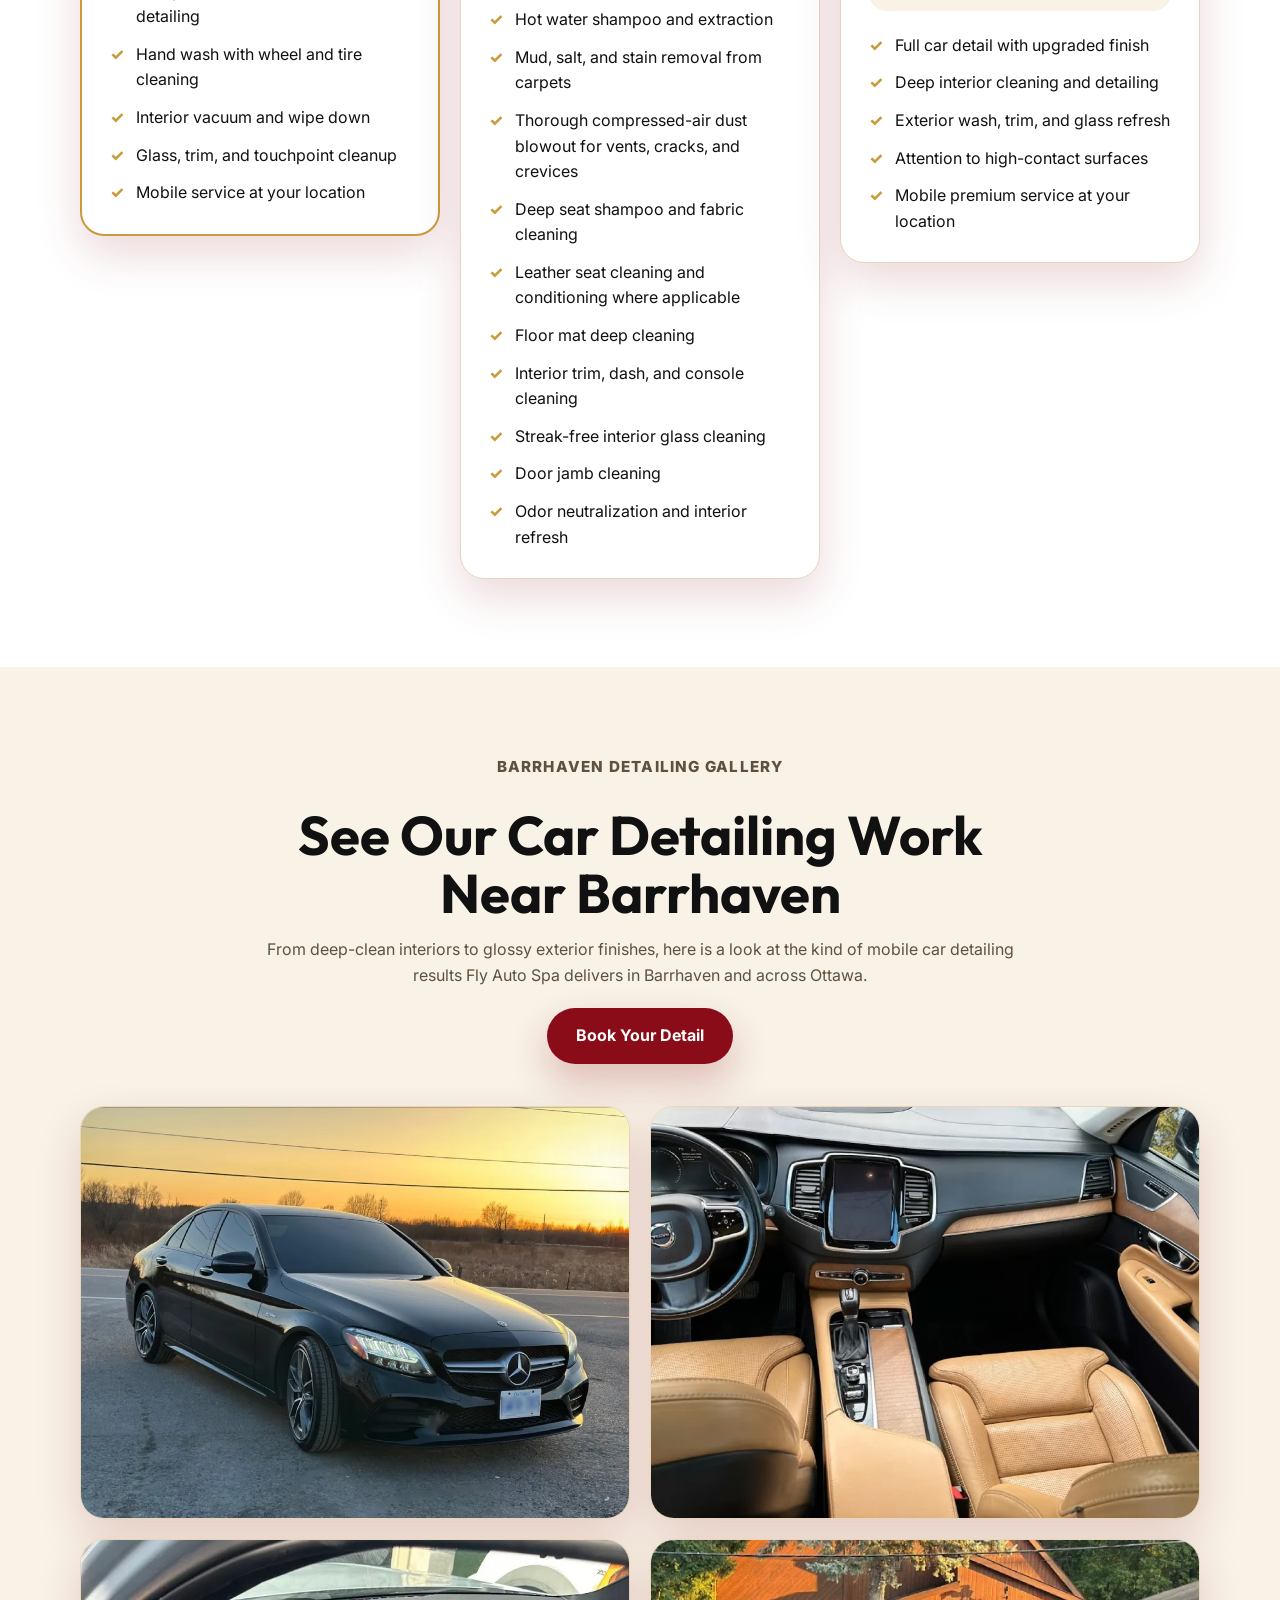
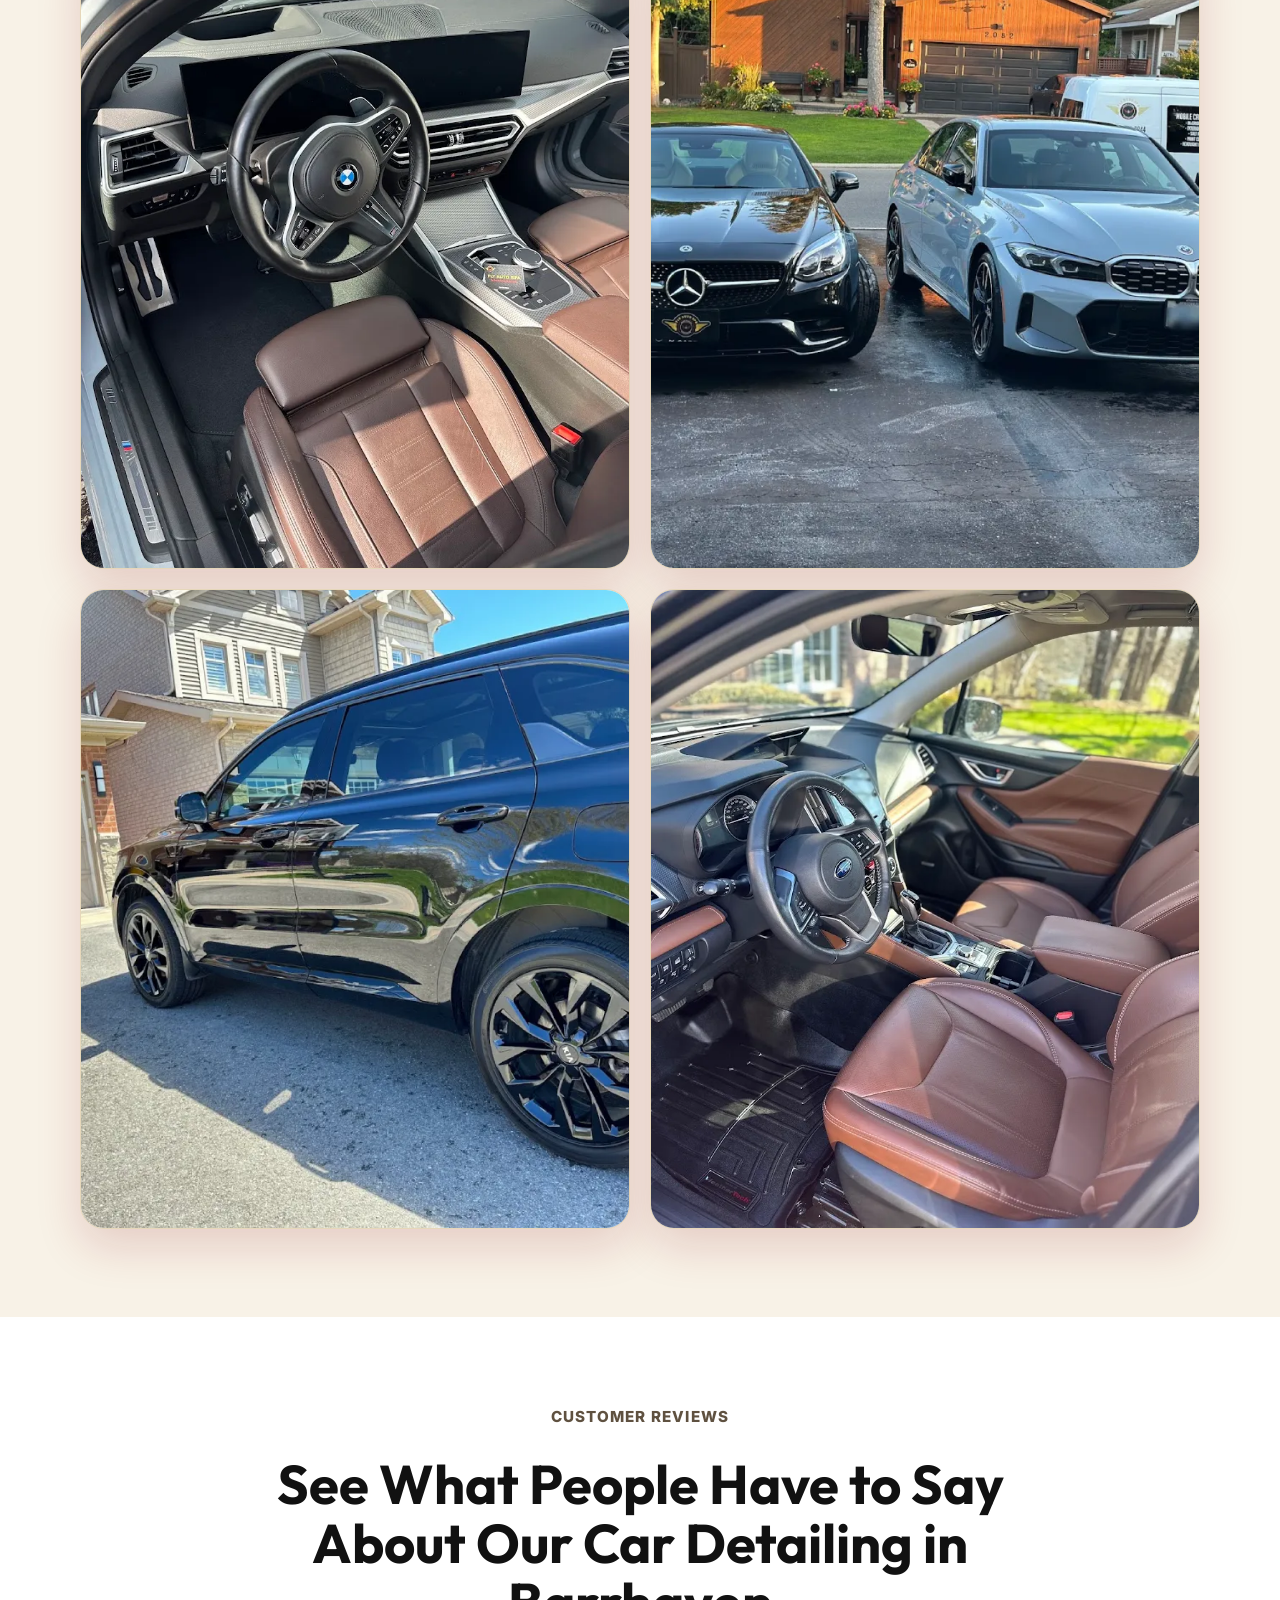
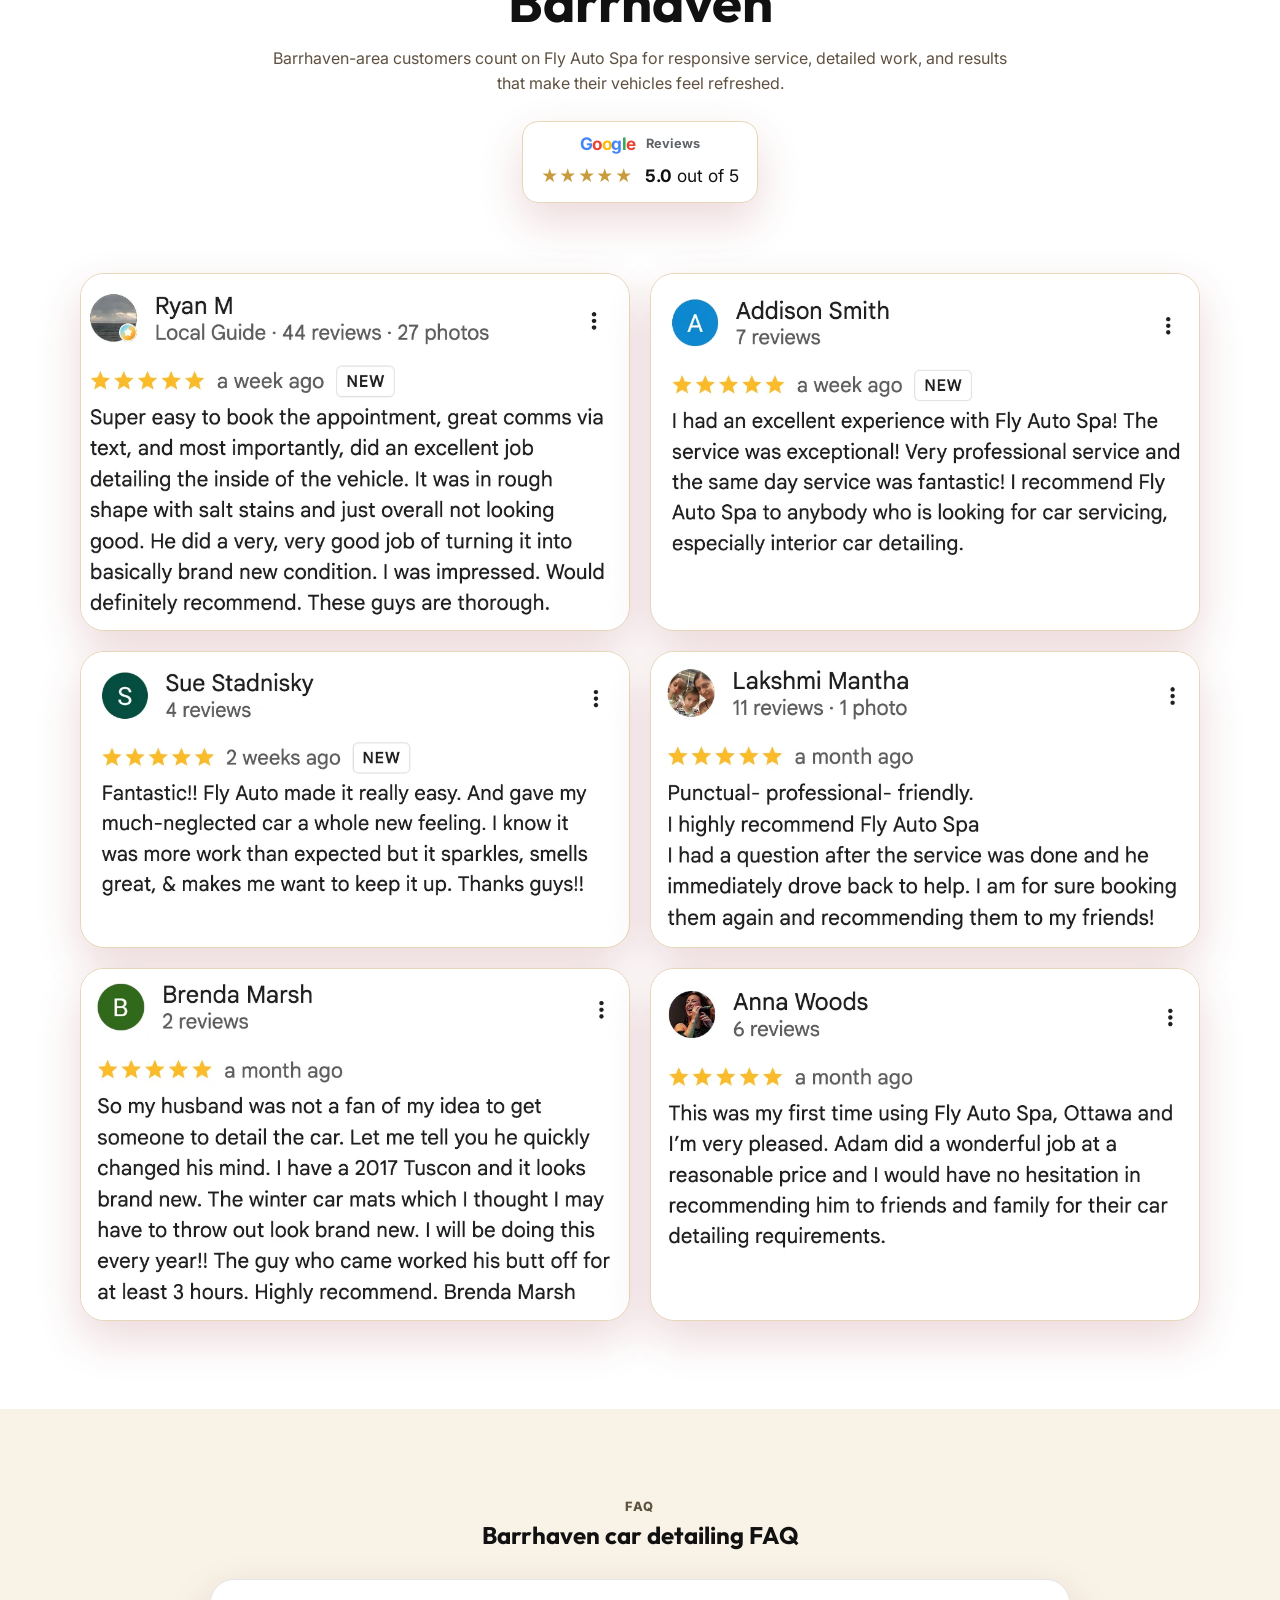
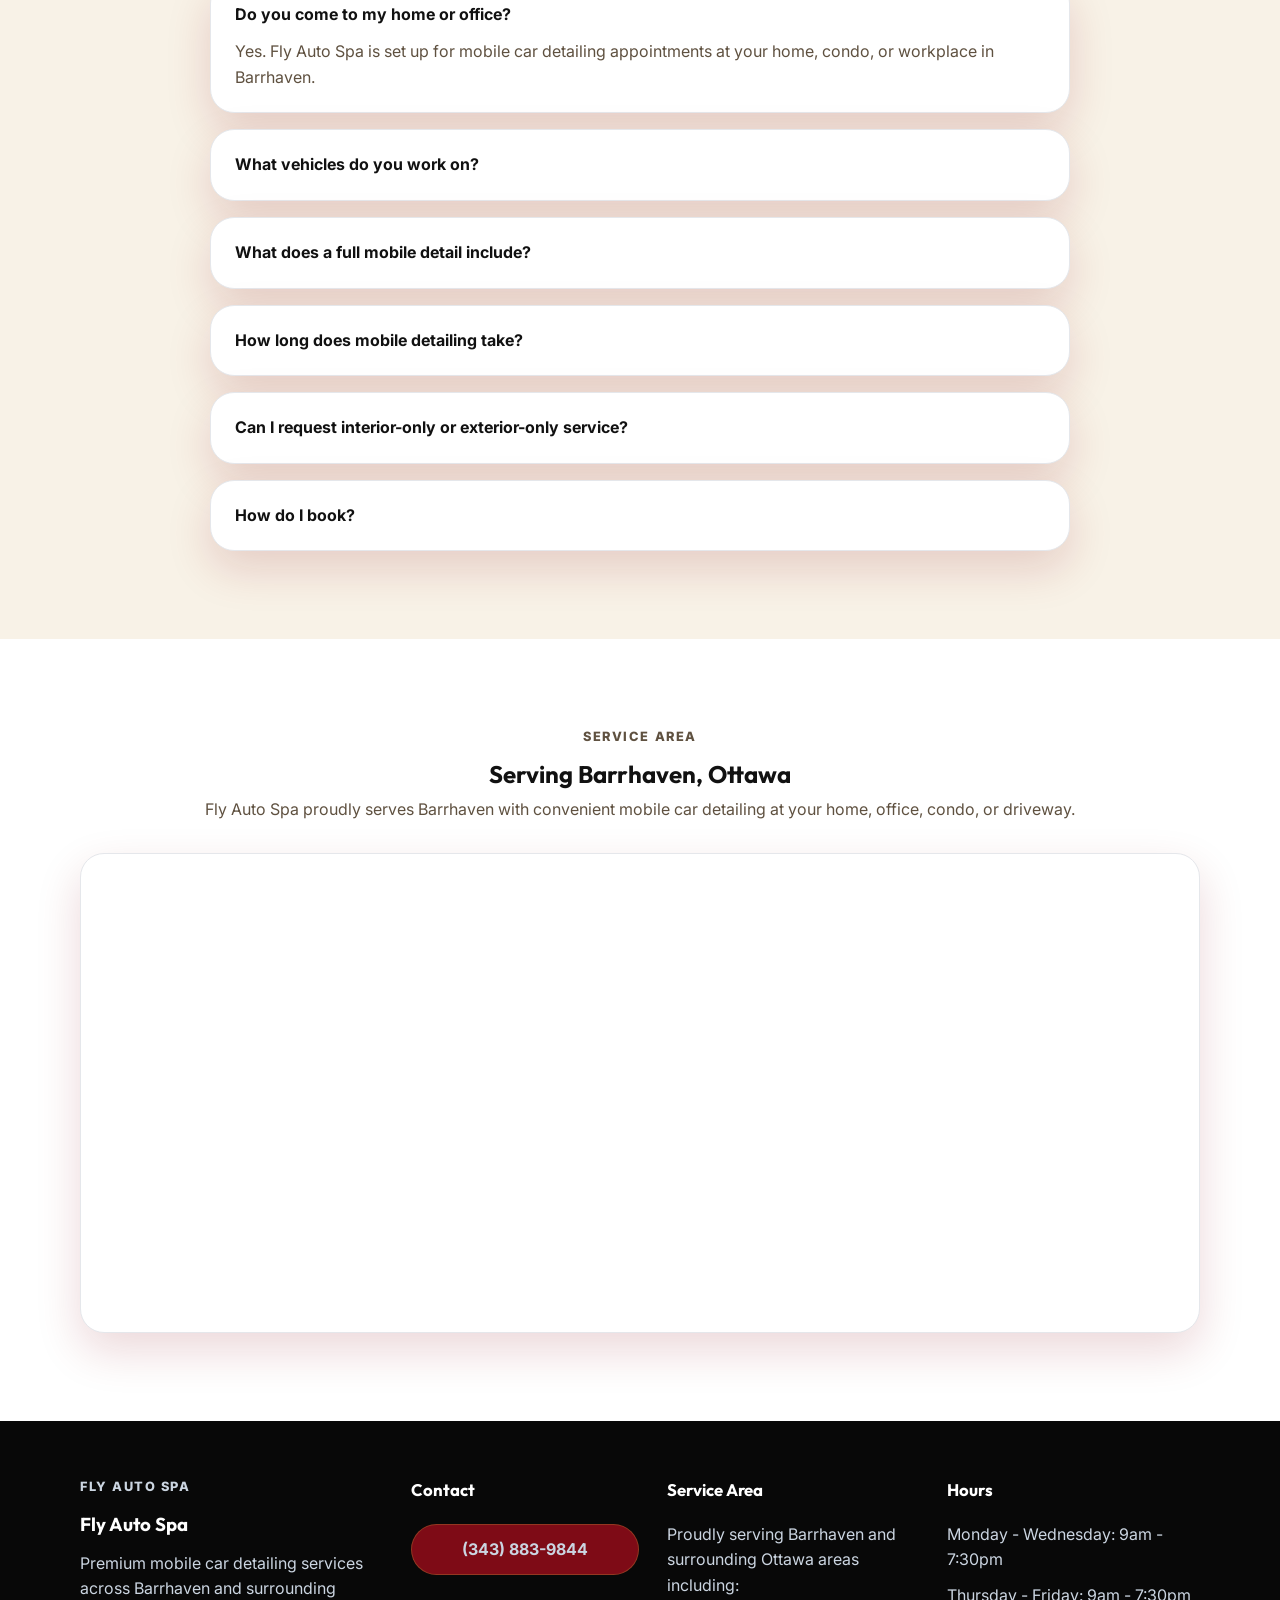
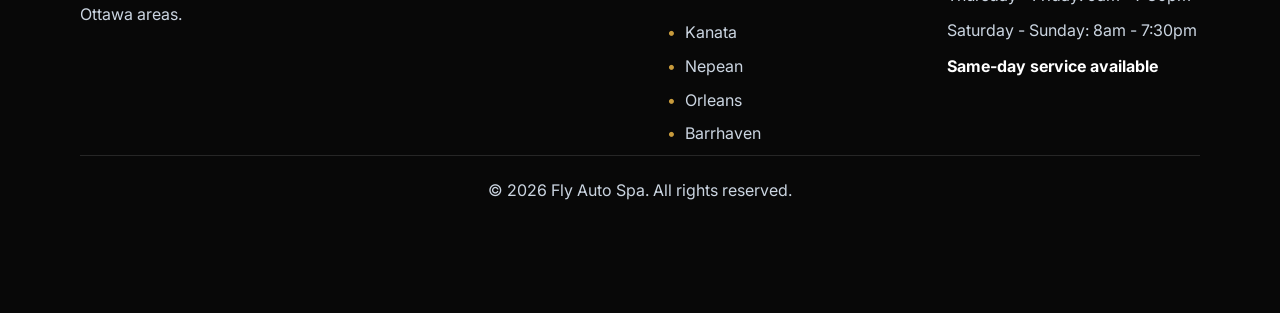
<file: barrhaven.html>
<!DOCTYPE html>
<html lang="en">
<head>
    <!-- Google Tag Manager -->
    <script>(function(w,d,s,l,i){w[l]=w[l]||[];w[l].push({'gtm.start':
    new Date().getTime(),event:'gtm.js'});var f=d.getElementsByTagName(s)[0],
    j=d.createElement(s),dl=l!='dataLayer'?'&l='+l:'';j.async=true;j.src=
    'https://www.googletagmanager.com/gtm.js?id='+i+dl;f.parentNode.insertBefore(j,f);
    })(window,document,'script','dataLayer','GTM-N6GBV5KK');</script>
    <!-- End Google Tag Manager -->
    <script>
      window.dataLayer = window.dataLayer || [];
      function gtag(){dataLayer.push(arguments);}
      gtag('js', new Date());
      gtag('config', 'AW-371984992/67aACImY2OYcEOCUsLEB', {
        'phone_conversion_number': '(343) 883-9844'
      });
    </script>
    <meta charset="UTF-8">
    <meta name="viewport" content="width=device-width, initial-scale=1.0">
    <title>Car Detailing Barrhaven | Fly Auto Spa</title>
    <meta name="description" content="Fly Auto Spa delivers car detailing in Barrhaven, Ottawa. Book interior detailing, exterior cleaning, and convenient mobile car detail service at your home or workplace.">
    <link rel="stylesheet" href="style.css">
    <link rel="preconnect" href="https://fonts.googleapis.com">
    <link rel="preconnect" href="https://fonts.gstatic.com" crossorigin>
    <link href="https://fonts.googleapis.com/css2?family=Inter:wght@400;500;600;700;800&family=Outfit:wght@600;700;800&display=swap" rel="stylesheet">
    <script type="application/ld+json">
    {
      "@context": "https://schema.org",
      "@type": "AutoDetailing",
      "name": "Fly Auto Spa",
      "areaServed": "Barrhaven, Ottawa, Ontario",
      "telephone": "+1-343-883-9844",
      "priceRange": "$$",
      "address": {
        "@type": "PostalAddress",
        "addressLocality": "Barrhaven",
        "addressRegion": "ON",
        "addressCountry": "CA"
      }
    }
    </script>
</head>
<body>
    <header class="site-header">
        <div class="container header-row">
            <a href="#" class="brand brand-lockup" aria-label="Fly Auto Spa home">
                <img src="flyautologo.png" alt="Fly Auto Spa logo" class="brand-logo">
            </a>
            <a href="tel:3438839844" class="phone-pill gtm-phone-link" data-gtm-event="phone_click" data-gtm-location="header" data-phone-number="3438839844" onclick="gtag('event','conversion',{'send_to':'AW-371984992/67aACImY2OYcEOCUsLEB'});">
                <svg viewBox="0 0 24 24" aria-hidden="true" class="phone-pill-icon">
                    <path d="M22 16.92v3a2 2 0 0 1-2.18 2 19.79 19.79 0 0 1-8.63-3.07 19.5 19.5 0 0 1-6-6 19.79 19.79 0 0 1-3.07-8.67A2 2 0 0 1 4.11 2h3a2 2 0 0 1 2 1.72 12.84 12.84 0 0 0 .7 2.81 2 2 0 0 1-.45 2.11L8.09 9.91a16 16 0 0 0 6 6l1.27-1.27a2 2 0 0 1 2.11-.45 12.84 12.84 0 0 0 2.81.7A2 2 0 0 1 22 16.92z"></path>
                </svg>
                <span><span class="call-prefix">Call </span>(343) 883-9844</span>
            </a>
        </div>
    </header>

    <main>
        <section class="hero">
            <div class="container hero-grid">
                <div class="hero-copy">
                    <p class="eyebrow">Barrhaven car detailing</p>
                    <h1>
                        <span class="hero-heading-desktop">Car detailing in <span>Barrhaven</span> that comes to you.</span>
                        <span class="hero-heading-mobile">Car detailing in Barrhaven <span class="hero-heading-brand">by Fly Auto Spa</span>.</span>
                    </h1>
                    <p class="hero-text">Get your car spotless and shining without leaving Barrhaven. Fly Auto Spa comes to your home, driveway, condo, or workplace.</p>
                    <ul class="check-list">
                        <li>Interior and Exterior Car Detailing from $159</li>
                        <li>Flexible mobile bookings across southwest Ottawa</li>
                        <li>All five-star reviews on Google</li>
                    </ul>
                    <div class="cta-row">
                        <a href="tel:3438839844" class="btn btn-primary gtm-phone-link" data-gtm-event="phone_click" data-gtm-location="hero" data-phone-number="3438839844" onclick="gtag('event','conversion',{'send_to':'AW-371984992/67aACImY2OYcEOCUsLEB'});">
                            <svg viewBox="0 0 24 24" aria-hidden="true" class="phone-pill-icon">
                                <path d="M22 16.92v3a2 2 0 0 1-2.18 2 19.79 19.79 0 0 1-8.63-3.07 19.5 19.79 0 0 1-6-6 19.79 19.79 0 0 1-3.07-8.67A2 2 0 0 1 4.11 2h3a2 2 0 0 1 2 1.72 12.84 12.84 0 0 0 .7 2.81 2 2 0 0 1-.45 2.11L8.09 9.91a16 16 0 0 0 6 6l1.27-1.27a2 2 0 0 1 2.11-.45 12.84 12.84 0 0 0 2.81.7A2 2 0 0 1 22 16.92z"></path>
                            </svg>
                            <span>Call (343) 883-9844</span>
                        </a>
                        <a href="https://www.flyautospa.com/bookonline" class="btn btn-secondary hero-booking-btn">Book Your Detail</a>
                    </div>
                    <div class="hero-review-strip" aria-label="Google reviews rating 5 out of 5 from more than 100 reviews">
                        <div class="hero-review-score">
                            <strong>5/5</strong>
                            <span class="hero-review-stars" aria-hidden="true">★★★★★</span>
                            <span>90+ reviews on</span>
                            <span class="hero-review-brand">
                                <span class="hero-review-google-mark" aria-hidden="true">G</span>
                                <span class="hero-review-google-text">Google</span>
                            </span>
                        </div>
                    </div>
                </div>
                <aside class="quote-card" id="hero-form-top">
                    <h2>Get a free detailing quote</h2>
                    <p>Tell us what kind of mobile detailing you need and we will follow up quickly.</p>
                    <form data-netlify="true" name="hero-barrhaven-detailing-quote" class="quote-form" onsubmit="return window.handleLeadFormSubmit(event, this);">
                        <input type="hidden" name="form-name" value="hero-barrhaven-detailing-quote">
                        <label for="hero-name">Full Name</label>
                        <input type="text" id="hero-name" name="name" placeholder="Your name" required>

                        <label for="hero-phone">Phone Number</label>
                        <input type="tel" id="hero-phone" name="phone" placeholder="Best number to reach you" required>

                        <label for="hero-needs">Service Needed</label>
                        <select id="hero-needs" name="needs" required>
                            <option value="" selected disabled>Select a service</option>
                            <option value="Full detail">Full detail</option>
                            <option value="Premium detail">Premium detail</option>
                            <option value="Exterior detail">Exterior detail</option>
                            <option value="Interior detail">Interior detail</option>
                            <option value="Get a detailing quote">Get a detailing quote</option>
                        </select>

                        <button type="submit" class="btn btn-primary btn-full">Send request</button>
                    </form>
                </aside>
            </div>
        </section>

        <section class="section" id="pricing">
            <div class="container">
                <div class="section-heading center packages-heading">
                    <p class="section-kicker">Barrhaven Car Detailing Packages</p>
                    <h2>Mobile Detailing Packages in Barrhaven</h2>
                    <p>Choose from mobile interior detailing, mobile exterior detailing, or a full mobile detail for your vehicle in Barrhaven.</p>
                    <a href="tel:3438839844" class="btn btn-primary section-quote-btn" onclick="gtag('event','conversion',{'send_to':'AW-371984992/67aACImY2OYcEOCUsLEB'});">Call (343) 883-9844</a>
                </div>
                <div class="packages-grid">
                    <article class="package-card featured-package">
                        <div class="package-badge">Most Popular</div>
                        <h3>Full Mobile Detail</h3>
                        <p class="package-subtitle">A complete full mobile detail for drivers who want a full reset inside and out.</p>
                        <div class="package-meta">
                            <span>Approx. 4 hours</span>
                            <span class="package-price">$199+</span>
                        </div>
                        <ul class="package-list">
                            <li>Complete interior and exterior detailing</li>
                            <li>Hand wash with wheel and tire cleaning</li>
                            <li>Interior vacuum and wipe down</li>
                            <li>Glass, trim, and touchpoint cleanup</li>
                            <li>Mobile service at your location</li>
                        </ul>
                        <a href="#hero-form-top" class="btn btn-primary package-mobile-cta">Get a Quote</a>
                    </article>

                    <article class="package-card">
                        <h3>Mobile Interior Detailing</h3>
                        <p class="package-subtitle">Focused mobile interior detailing for vehicles that need a deeper cabin refresh.</p>
                        <div class="package-meta">
                            <span>Starts at</span>
                            <span class="package-price">$159+</span>
                        </div>
                        <ul class="package-list">
                            <li>Hot water shampoo and extraction</li>
                            <li>Mud, salt, and stain removal from carpets</li>
                            <li>Thorough compressed-air dust blowout for vents, cracks, and crevices</li>
                            <li>Deep seat shampoo and fabric cleaning</li>
                            <li>Leather seat cleaning and conditioning where applicable</li>
                            <li>Floor mat deep cleaning</li>
                            <li>Interior trim, dash, and console cleaning</li>
                            <li>Streak-free interior glass cleaning</li>
                            <li>Door jamb cleaning</li>
                            <li>Odor neutralization and interior refresh</li>
                        </ul>
                        <a href="#hero-form-top" class="btn btn-primary package-mobile-cta">Get a Quote</a>
                    </article>

                    <article class="package-card">
                        <h3>Premium Mobile Detail</h3>
                        <p class="package-subtitle">Our top-tier mobile detail combines deep interior cleaning with mobile exterior detailing and an upgraded finish.</p>
                        <div class="package-meta">
                            <span>Starts at</span>
                            <span class="package-price">$399+</span>
                        </div>
                        <ul class="package-list">
                            <li>Full car detail with upgraded finish</li>
                            <li>Deep interior cleaning and detailing</li>
                            <li>Exterior wash, trim, and glass refresh</li>
                            <li>Attention to high-contact surfaces</li>
                            <li>Mobile premium service at your location</li>
                        </ul>
                        <a href="#hero-form-top" class="btn btn-primary package-mobile-cta">Get a Quote</a>
                    </article>
                </div>
            </div>
        </section>

        <section class="section light-section">
            <div class="container">
                <div class="section-heading center showcase-heading">
                    <p class="section-kicker">Barrhaven detailing gallery</p>
                    <h2>See Our Car Detailing Work Near Barrhaven</h2>
                    <p>From deep-clean interiors to glossy exterior finishes, here is a look at the kind of mobile car detailing results Fly Auto Spa delivers in Barrhaven and across Ottawa.</p>
                    <a href="https://www.flyautospa.com/bookonline" class="btn btn-primary section-quote-btn showcase-book-btn">Book Your Detail</a>
                </div>
                <div class="gallery-grid">
                    <div class="gallery-card"><img src="ottawa2.webp" alt="Black Mercedes detailed by Fly Auto Spa in Ottawa" class="gallery-image"></div>
                    <div class="gallery-card"><img src="ottawa3.webp" alt="Fresh tan interior detail by Fly Auto Spa" class="gallery-image"></div>
                    <div class="gallery-card"><img src="ottawa.webp" alt="BMW interior detailed by Fly Auto Spa in Ottawa" class="gallery-image"></div>
                    <div class="gallery-card"><img src="ottawa4.webp" alt="Two detailed vehicles parked after mobile detailing service in Ottawa" class="gallery-image"></div>
                    <div class="gallery-card"><img src="ottawa5.webp" alt="Black SUV exterior finish after detailing service" class="gallery-image"></div>
                    <div class="gallery-card"><img src="ottawa6.webp" alt="Clean brown interior detailed by Fly Auto Spa" class="gallery-image"></div>
                </div>
            </div>
        </section>

        <section class="section">
            <div class="container">
                <div class="section-heading center showcase-heading">
                    <p class="section-kicker">Customer reviews</p>
                    <h2>See What People Have to Say About Our Car Detailing in Barrhaven</h2>
                    <p>Barrhaven-area customers count on Fly Auto Spa for responsive service, detailed work, and results that make their vehicles feel refreshed.</p>
                    <div class="reviews-rating-widget" aria-label="Google reviews rating 5.0 out of 5">
                        <div class="reviews-rating-top">
                            <span class="google-wordmark" aria-hidden="true">
                                <span class="google-blue">G</span><span class="google-red">o</span><span class="google-yellow">o</span><span class="google-blue">g</span><span class="google-green">l</span><span class="google-red">e</span>
                            </span>
                            <span class="reviews-rating-label">Reviews</span>
                        </div>
                        <div class="reviews-rating-bottom">
                            <div class="reviews-rating-stars" aria-hidden="true">★★★★★</div>
                            <p><strong>5.0</strong> out of 5</p>
                        </div>
                    </div>
                </div>
                <div class="reviews-grid">
                    <div class="review-card"><img src="review-ottawa-1.webp" alt="Google review from Ryan M" class="review-image"></div>
                    <div class="review-card"><img src="review-ottawa-2.webp" alt="Google review from Addison Smith" class="review-image"></div>
                    <div class="review-card"><img src="review-ottawa-3.webp" alt="Google review from Sue Stadnisky" class="review-image"></div>
                    <div class="review-card"><img src="review-ottawa-4.webp" alt="Google review from Lakshmi Mantha" class="review-image"></div>
                    <div class="review-card"><img src="review-ottawa-5.webp" alt="Google review from Brenda Marsh" class="review-image"></div>
                    <div class="review-card"><img src="review-ottawa-6.webp" alt="Google review from Anna Woods" class="review-image"></div>
                </div>
            </div>
        </section>


        <section class="section light-section">
            <div class="container narrow">
                <div class="section-heading center">
                    <p class="eyebrow">FAQ</p>
                    <h2>Barrhaven car detailing FAQ</h2>
                </div>
                <div class="faq-list">
                    <details open>
                        <summary>Do you come to my home or office?</summary>
                        <p>Yes. Fly Auto Spa is set up for mobile car detailing appointments at your home, condo, or workplace in Barrhaven.</p>
                    </details>
                    <details>
                        <summary>What vehicles do you work on?</summary>
                        <p>Cars, trucks, SUVs, and daily drivers that need interior, exterior, or full-service detailing.</p>
                    </details>
                    <details>
                        <summary>What does a full mobile detail include?</summary>
                        <p>A full mobile detail combines interior cleaning, exterior washing, wheels, tires, glass, trim, and high-touchpoint cleanup at your location.</p>
                    </details>
                    <details>
                        <summary>How long does mobile detailing take?</summary>
                        <p>A full mobile detail typically takes about four hours, while timing can vary based on the vehicle's size and condition.</p>
                    </details>
                    <details>
                        <summary>Can I request interior-only or exterior-only service?</summary>
                        <p>Yes. You can request a focused service or ask for a full premium detail.</p>
                    </details>
                    <details>
                        <summary>How do I book?</summary>
                        <p>Call <a href="tel:3438839844" class="gtm-phone-link" data-gtm-event="phone_click" data-gtm-location="faq" data-phone-number="3438839844" onclick="gtag('event','conversion',{'send_to':'AW-371984992/67aACImY2OYcEOCUsLEB'});">(343) 883-9844</a> or use the quote form and we will follow up with next steps for your Barrhaven car detail.</p>
                    </details>
                </div>
            </div>
        </section>

        <section class="section">
            <div class="container">
                <div class="section-heading center service-area-heading">
                    <p class="eyebrow">Service area</p>
                    <h2>Serving Barrhaven, Ottawa</h2>
                    <p>Fly Auto Spa proudly serves Barrhaven with convenient mobile car detailing at your home, office, condo, or driveway.</p>
                </div>
                <div class="map-frame">
                    <iframe src="https://www.google.com/maps/embed?pb=!1m18!1m12!1m3!1d359536.97786098334!2d-76.12988882544258!3d45.25016592914936!2m3!1f0!2f0!3f0!3m2!1i1024!2i768!4f13.1!3m3!1m2!1s0x6593d24ed202c497%3A0xb67b5d5110fa5a6f!2sFly%20Auto%20Spa!5e0!3m2!1sen!2sua!4v1781467595063!5m2!1sen!2sua" width="600" height="450" style="border:0;" allowfullscreen="" loading="lazy" referrerpolicy="no-referrer-when-downgrade"></iframe>
                </div>
            </div>
        </section>
    </main>

    <footer class="site-footer">
        <div class="container footer-grid">
            <div class="footer-brand-block">
                <p class="eyebrow">Fly Auto Spa</p>
                <h3>Fly Auto Spa</h3>
                <p>Premium mobile car detailing services across Barrhaven and surrounding Ottawa areas.</p>
            </div>
            <div class="footer-contact">
                <h4>Contact</h4>
                <a href="tel:3438839844" class="footer-phone-link gtm-phone-link" data-gtm-event="phone_click" data-gtm-location="footer" data-phone-number="3438839844" onclick="gtag('event','conversion',{'send_to':'AW-371984992/67aACImY2OYcEOCUsLEB'});">(343) 883-9844</a>
            </div>
            <div class="footer-service-area">
                <h4>Service Area</h4>
                <p>Proudly serving Barrhaven and surrounding Ottawa areas including:</p>
                <ul class="footer-list">
                    <li>Kanata</li>
                    <li>Nepean</li>
                    <li>Orleans</li>
                    <li>Barrhaven</li>
                </ul>
            </div>
            <div class="footer-hours">
                <h4>Hours</h4>
                <p>Monday - Wednesday: 9am - 7:30pm</p>
                <p>Thursday - Friday: 9am - 7:30pm</p>
                <p>Saturday - Sunday: 8am - 7:30pm</p>
                <p class="footer-same-day">Same-day service available</p>
            </div>
        </div>
        <div class="container footer-bottom">
            <p>&copy; 2026 Fly Auto Spa. All rights reserved.</p>
        </div>
    </footer>

    <div id="success-modal" class="modal">
        <div class="modal-content">
            <button class="close-modal" aria-label="Close">&times;</button>
            <div class="modal-body">
                <div class="success-icon">✓</div>
                <h3>Thanks</h3>
                <p>Thanks for filling out the form. We are going to get back to you in the next few minutes.</p>
                <button class="btn btn-primary close-modal-btn btn-full">Close</button>
            </div>
        </div>
    </div>

    <div class="mobile-cta">
        <a href="tel:3438839844" class="btn btn-primary btn-full mobile-call-btn gtm-phone-link" data-gtm-event="phone_click" data-gtm-location="mobile_sticky" data-phone-number="3438839844" onclick="gtag('event','conversion',{'send_to':'AW-371984992/67aACImY2OYcEOCUsLEB'});">
            <svg viewBox="0 0 24 24" aria-hidden="true" class="phone-pill-icon">
                <path d="M22 16.92v3a2 2 0 0 1-2.18 2 19.79 19.79 0 0 1-8.63-3.07 19.5 19.79 0 0 1-6-6 19.79 19.79 0 0 1-3.07-8.67A2 2 0 0 1 4.11 2h3a2 2 0 0 1 2 1.72 12.84 12.84 0 0 0 .7 2.81 2 2 0 0 1-.45 2.11L8.09 9.91a16 16 0 0 0 6 6l1.27-1.27a2 2 0 0 1 2.11-.45 12.84 12.84 0 0 0 2.81.7A2 2 0 0 1 22 16.92z"></path>
            </svg>
            <span class="mobile-call-label">(343) 883-9844</span>
        </a>
    </div>

    <script>
        window.handleLeadFormSubmit = function (event, form) {
            if (event) {
                event.preventDefault();
            }

            const modal = document.getElementById("success-modal");
            const formData = new FormData(form);

            fetch("/", {
                method: "POST",
                body: new URLSearchParams(formData).toString(),
                headers: { "Content-Type": "application/x-www-form-urlencoded" }
            })
            .then(() => {
                document.body.setAttribute("data-form-status", "form_submit");
                window.dataLayer = window.dataLayer || [];
                window.dataLayer.push({
                    event: "form_submit",
                    form_name: form.getAttribute("name") || "",
                    form_id: form.getAttribute("id") || ""
                });
                if (modal) {
                    modal.style.display = "flex";
                    document.body.style.overflow = "hidden";
                }
                form.reset();
            })
            .catch((error) => {
                console.error("Error submitting form:", error);
                if (modal) {
                    modal.style.display = "flex";
                    document.body.style.overflow = "hidden";
                }
            });

            return false;
        };

        document.addEventListener("DOMContentLoaded", function () {
            const modal = document.getElementById("success-modal");
            const closeButtons = document.querySelectorAll(".close-modal, .close-modal-btn");
            const siteHeader = document.querySelector(".site-header");
            const mobileCta = document.querySelector(".mobile-cta");
            const heroFormTop = document.getElementById("hero-form-top");

            const syncHeaderState = () => {
                if (!siteHeader) return;
                if (window.scrollY > 36) {
                    siteHeader.classList.add("is-scrolled");
                } else {
                    siteHeader.classList.remove("is-scrolled");
                }
            };

            const syncMobileCta = () => {
                if (!mobileCta || !heroFormTop) return;
                if (window.innerWidth > 768) {
                    mobileCta.classList.remove("is-visible");
                    return;
                }

                const formBottom = heroFormTop.getBoundingClientRect().bottom + window.scrollY;
                if (window.scrollY > formBottom) {
                    mobileCta.classList.add("is-visible");
                } else {
                    mobileCta.classList.remove("is-visible");
                }
            };

            syncHeaderState();
            window.addEventListener("scroll", syncHeaderState, { passive: true });
            syncMobileCta();
            window.addEventListener("scroll", syncMobileCta, { passive: true });
            window.addEventListener("resize", syncMobileCta);

            document.querySelectorAll("a[href='#quote-form']").forEach((link) => {
                link.addEventListener("click", (event) => {
                    event.preventDefault();
                    document.getElementById("quote-form")?.scrollIntoView({ behavior: "smooth", block: "start" });
                });
            });

            closeButtons.forEach((button) => {
                button.addEventListener("click", () => {
                    modal.style.display = "none";
                    document.body.style.overflow = "";
                });
            });

            window.addEventListener("click", (event) => {
                if (event.target === modal) {
                    modal.style.display = "none";
                    document.body.style.overflow = "";
                }
            });
        });
    </script>
</body>
</html>
</file>
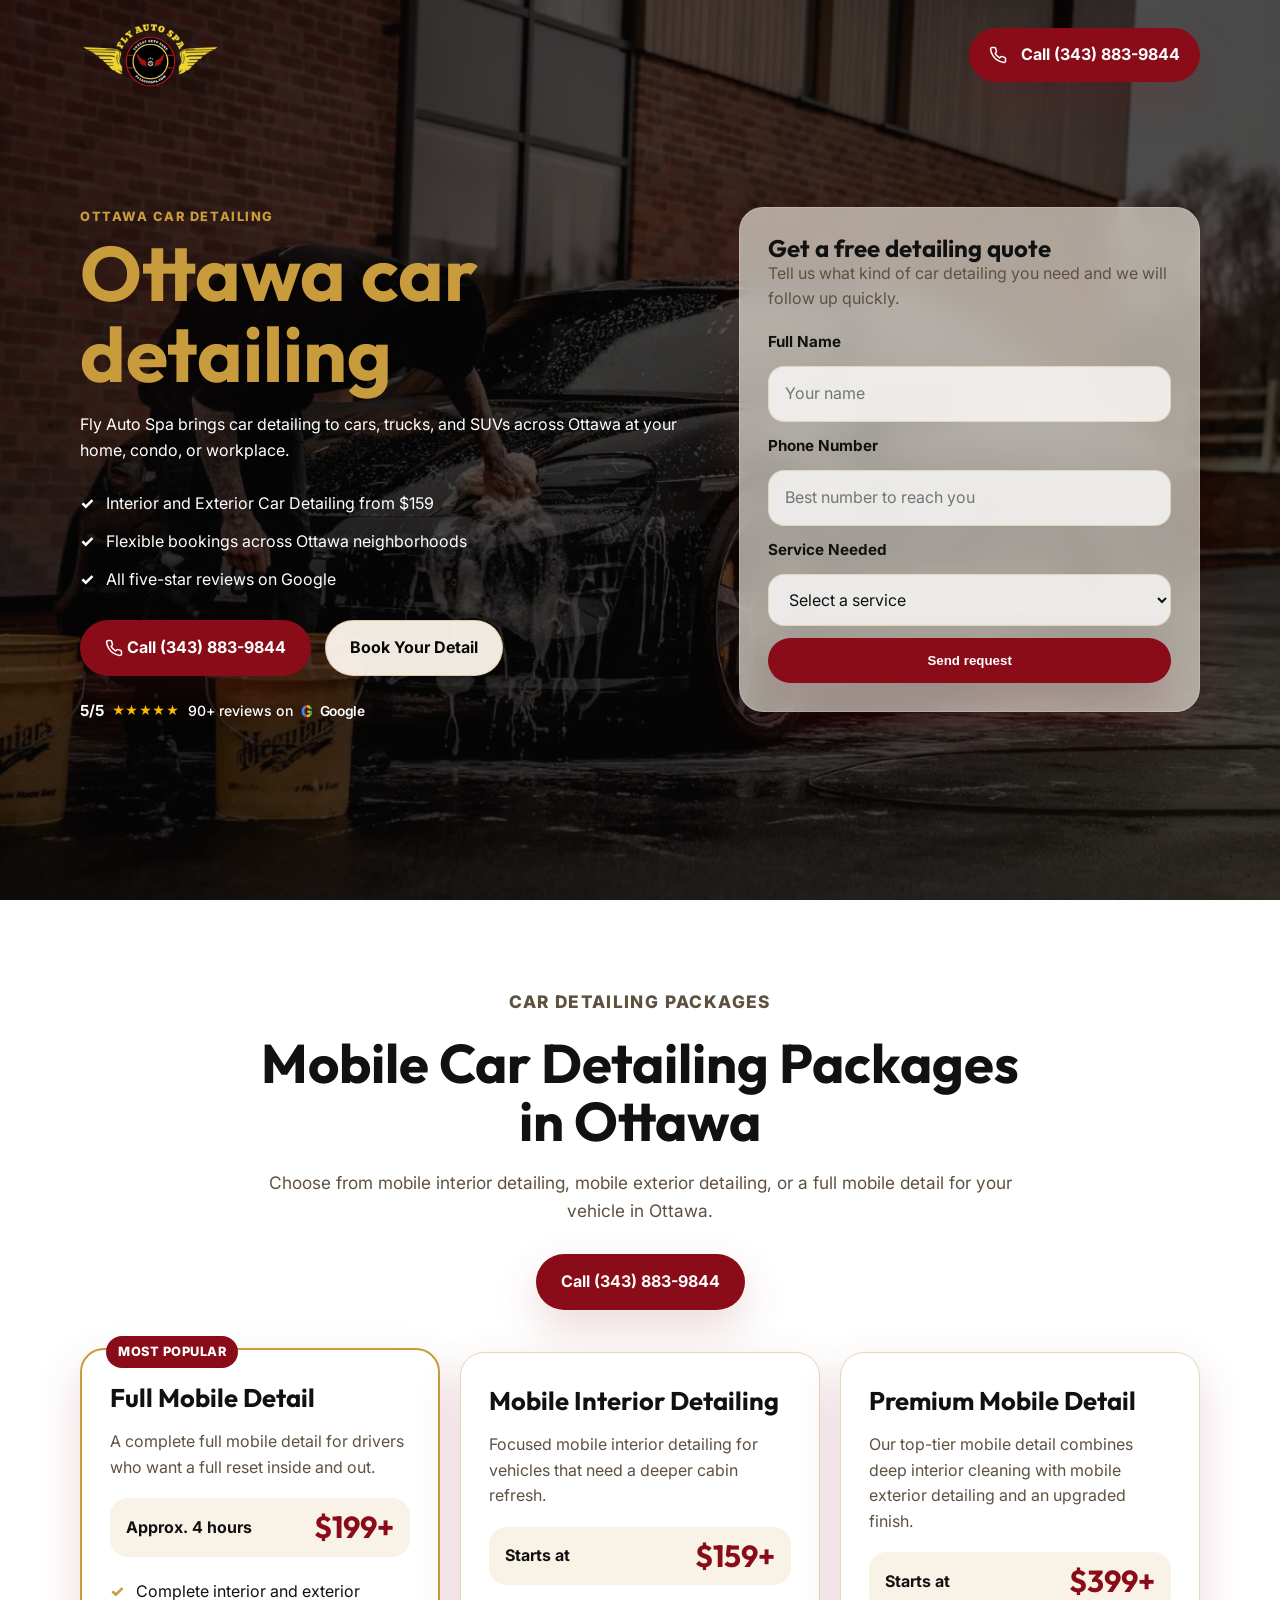
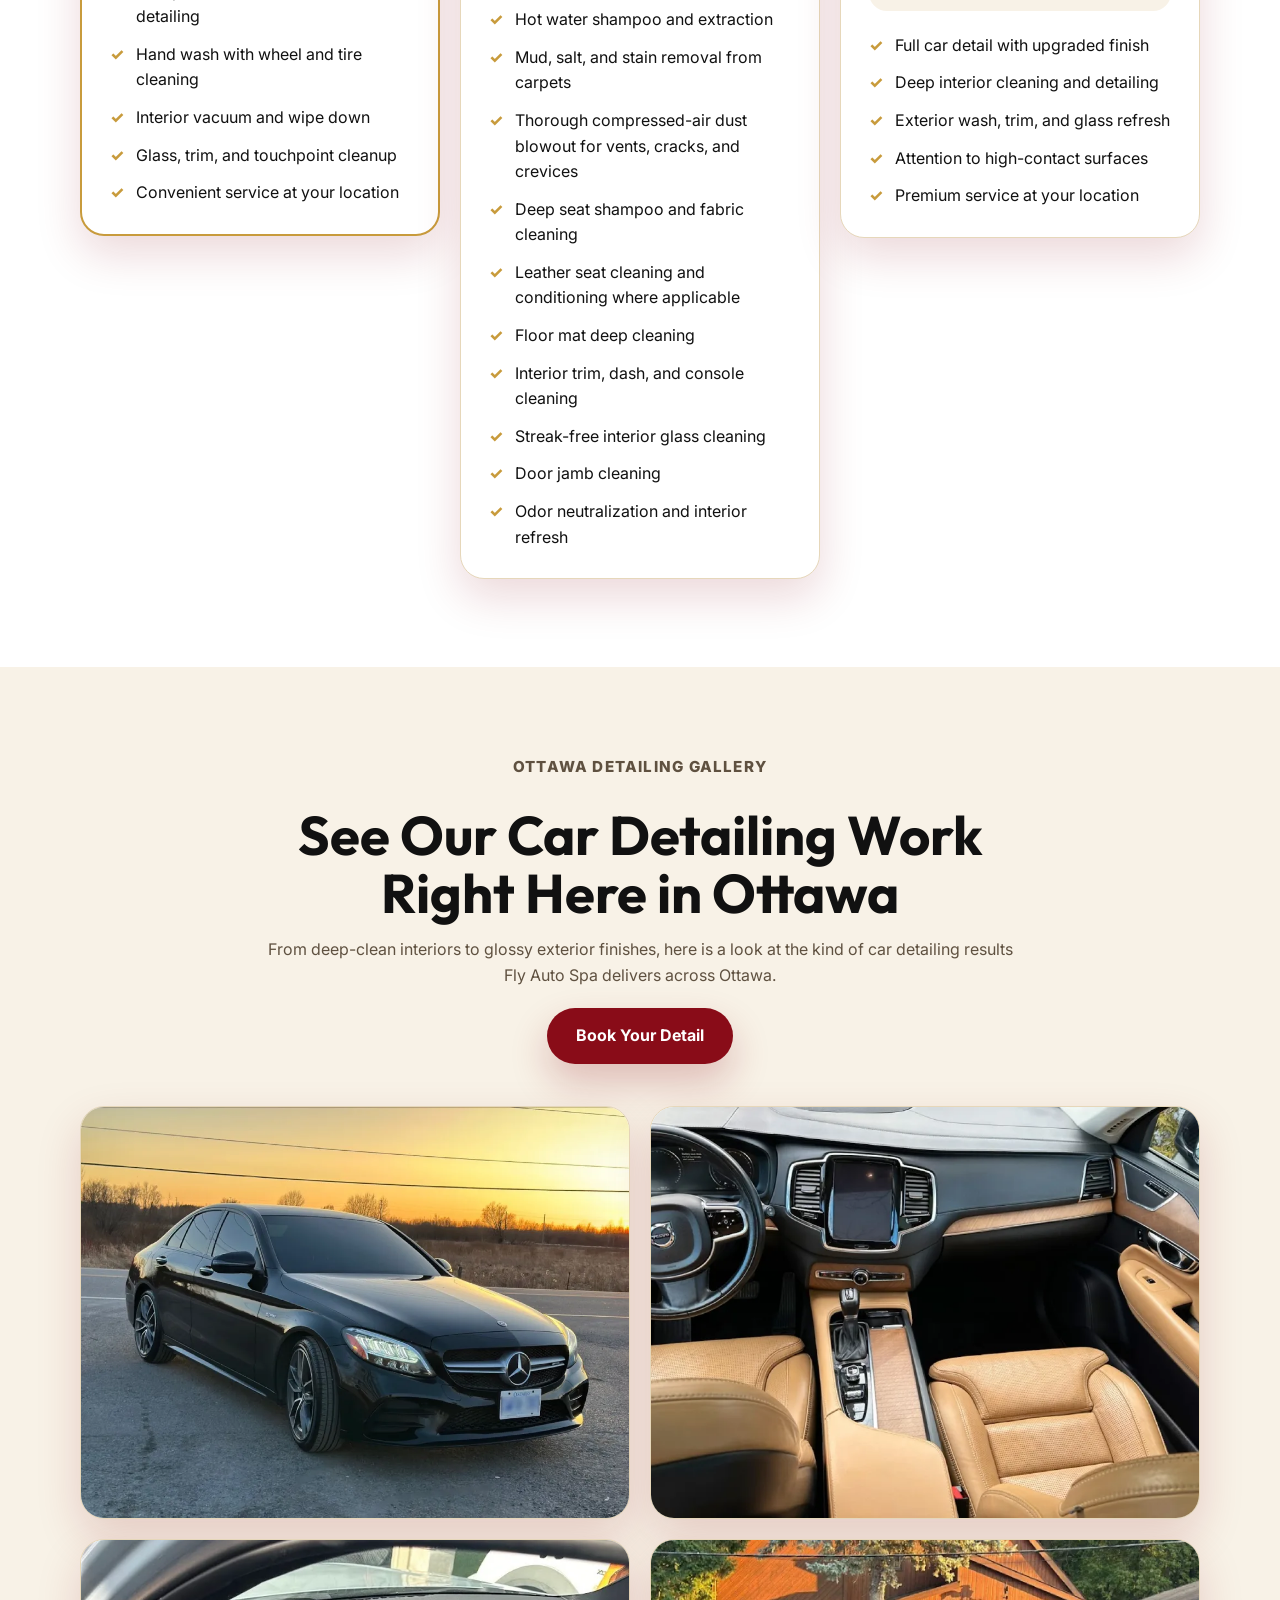
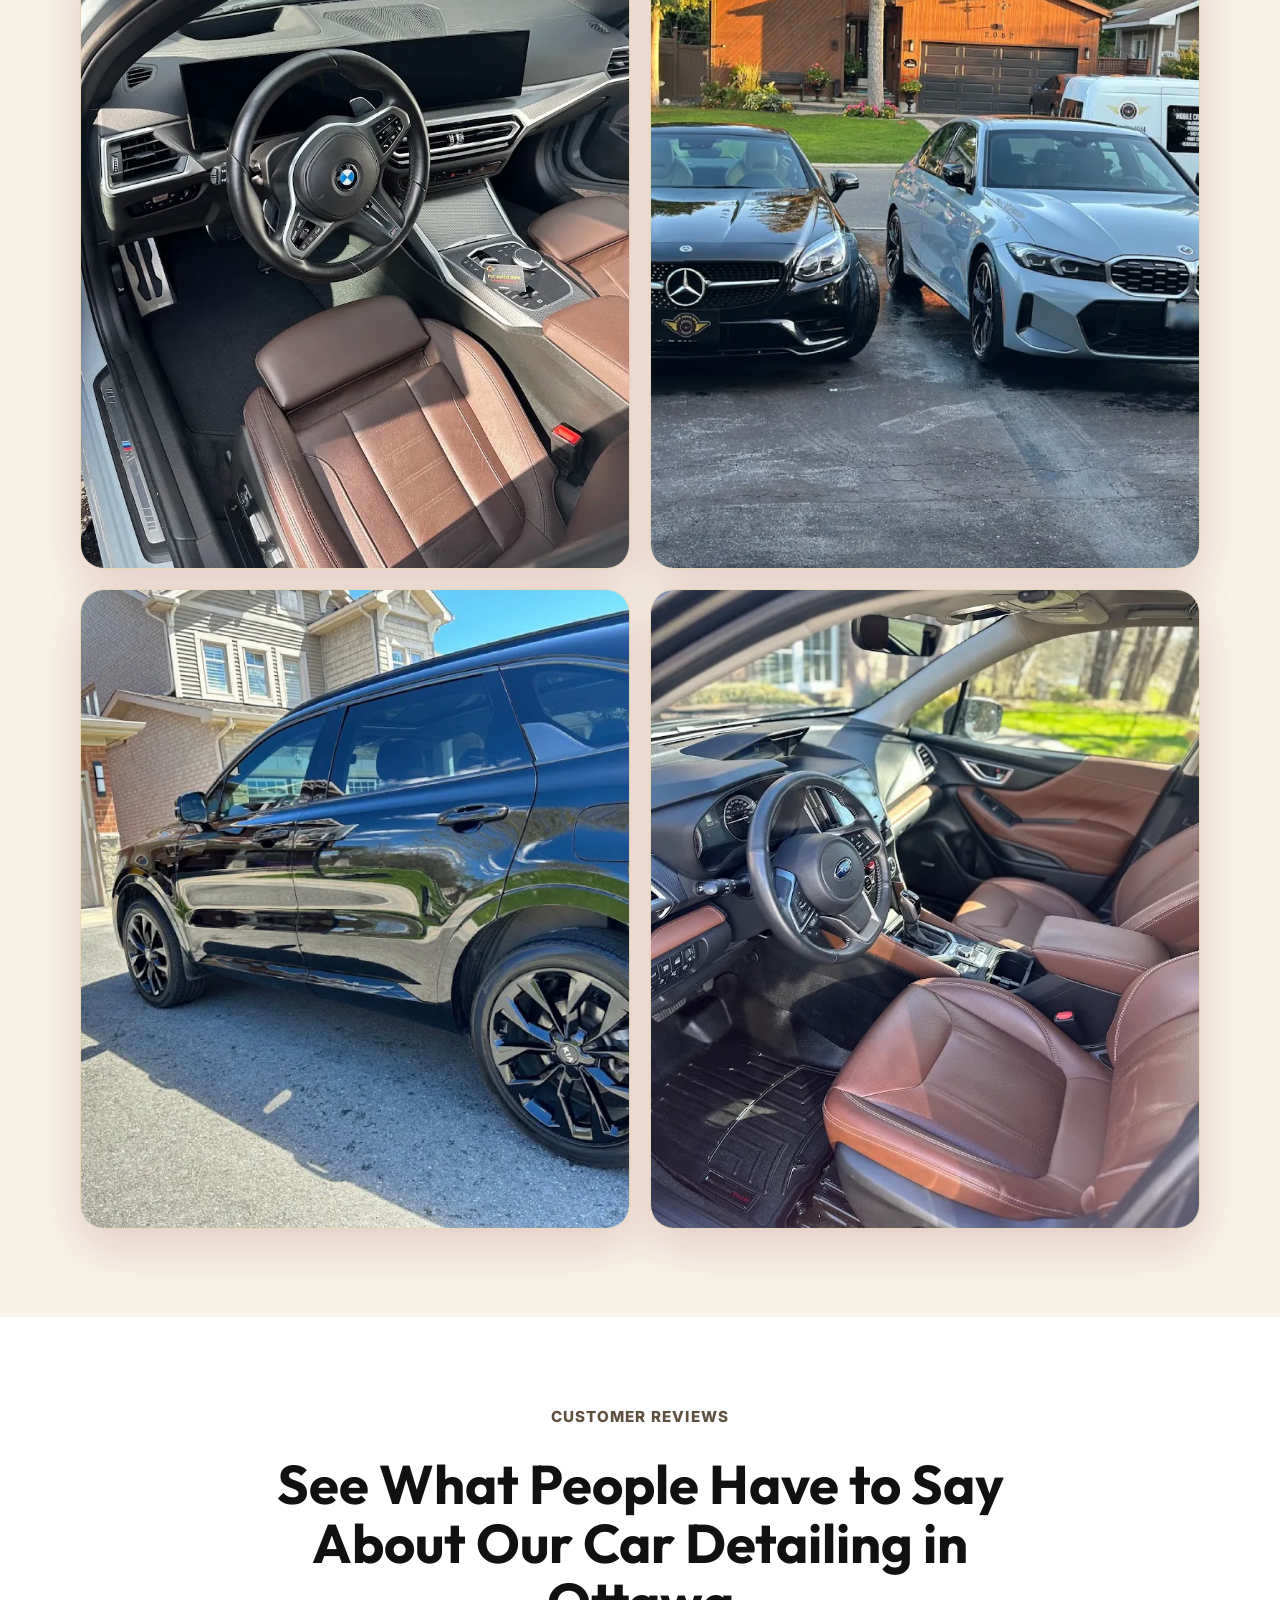
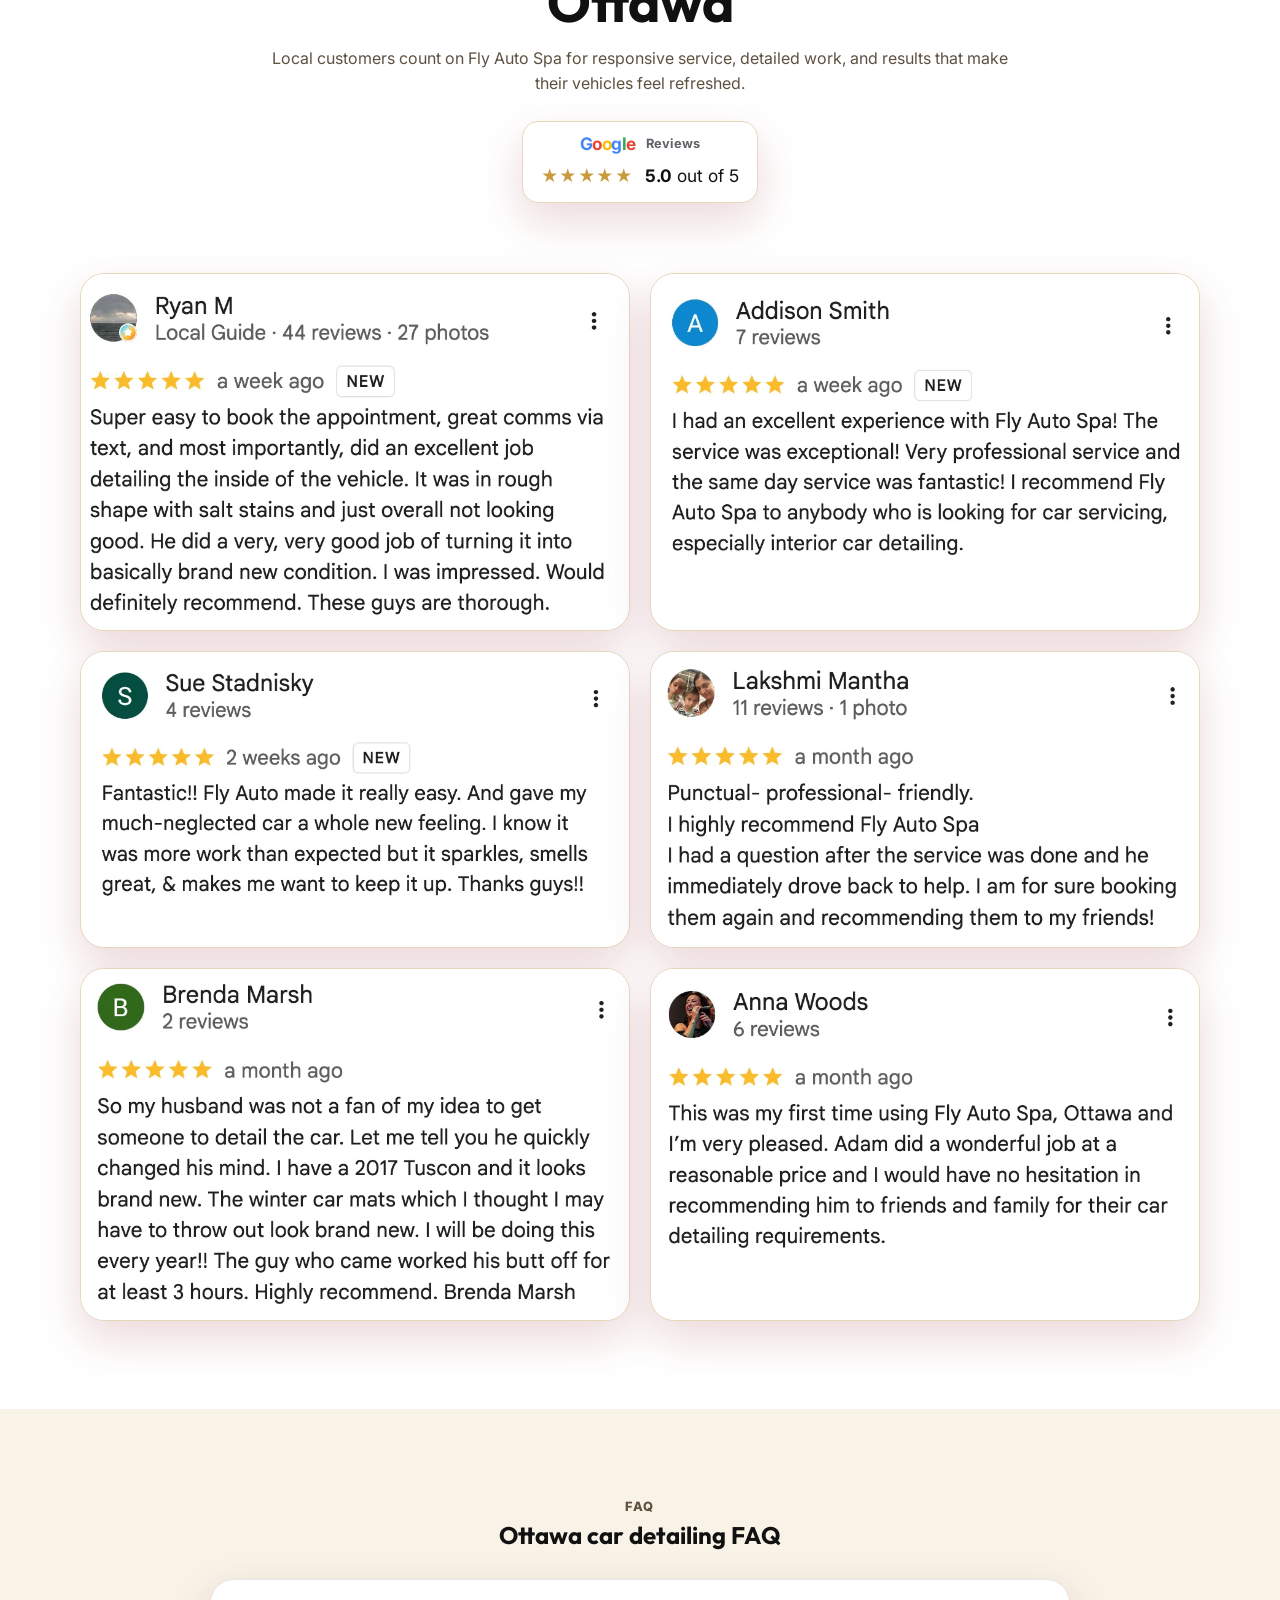
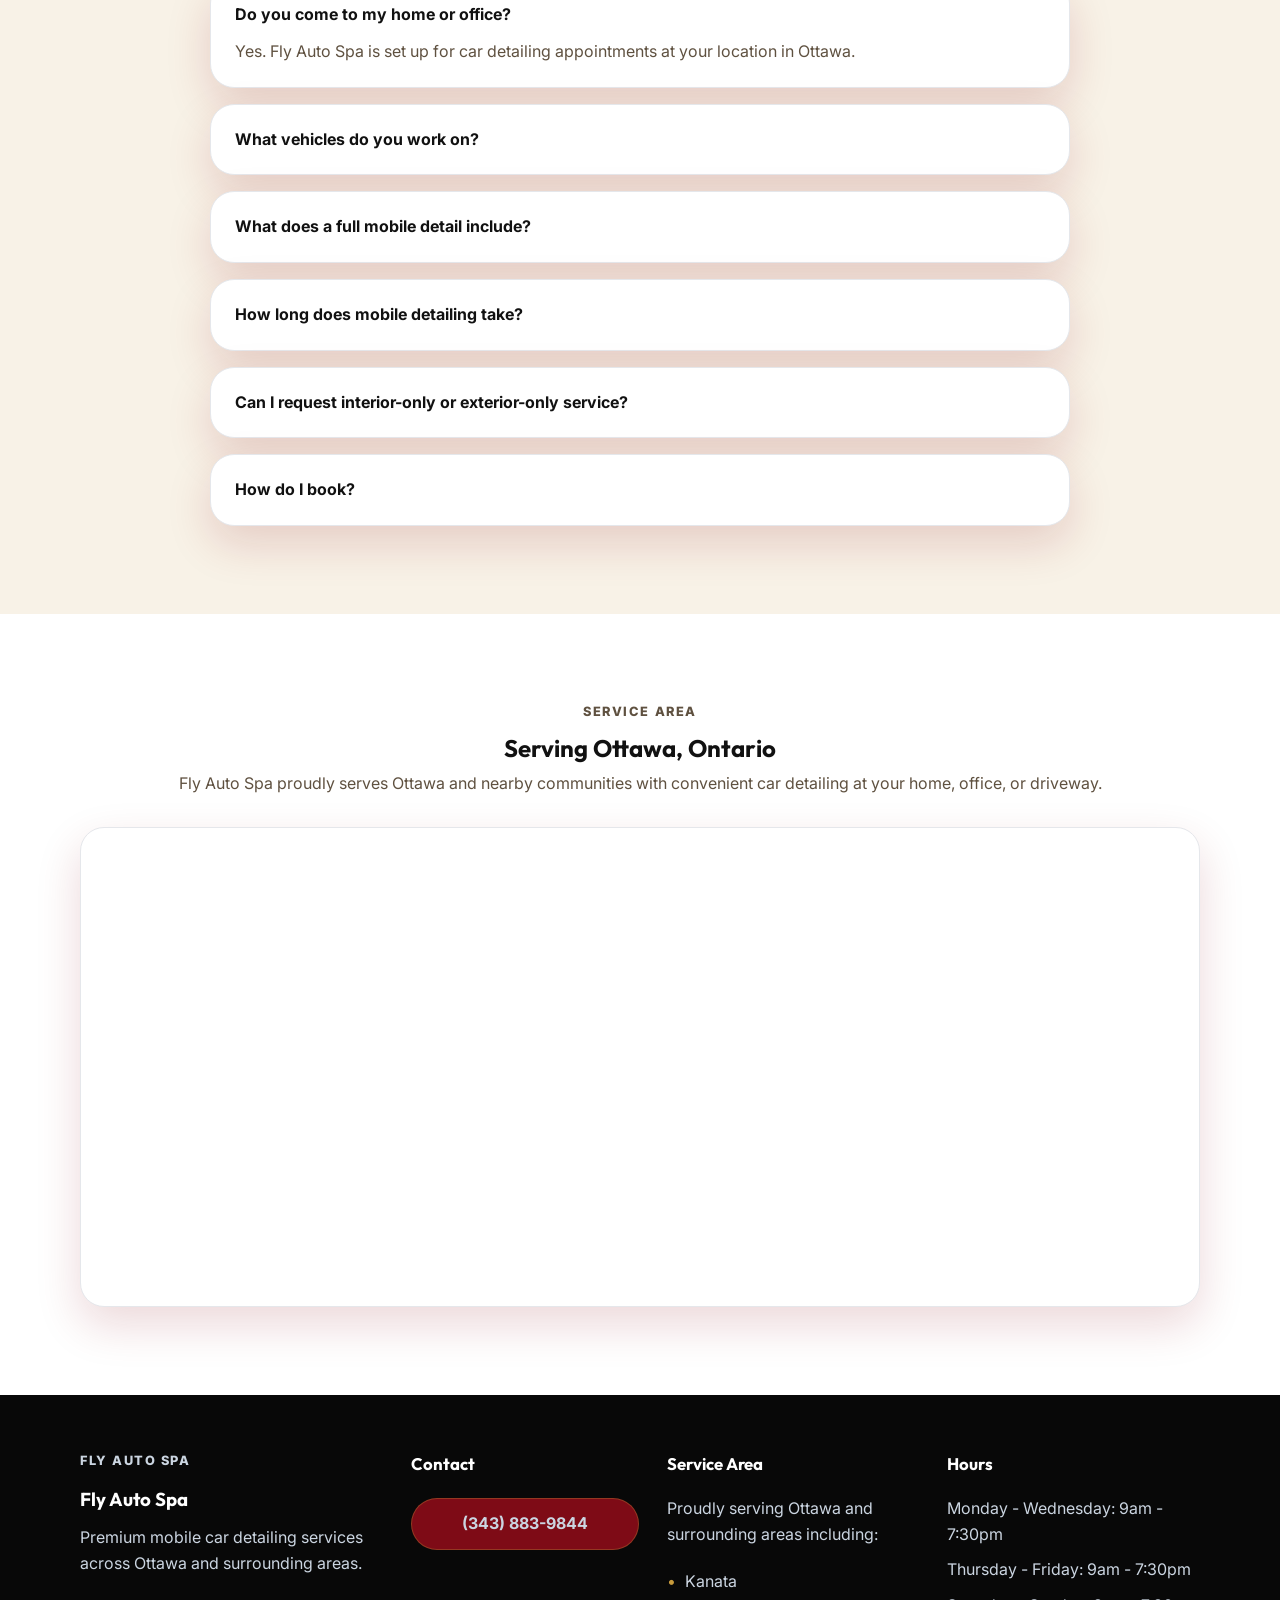
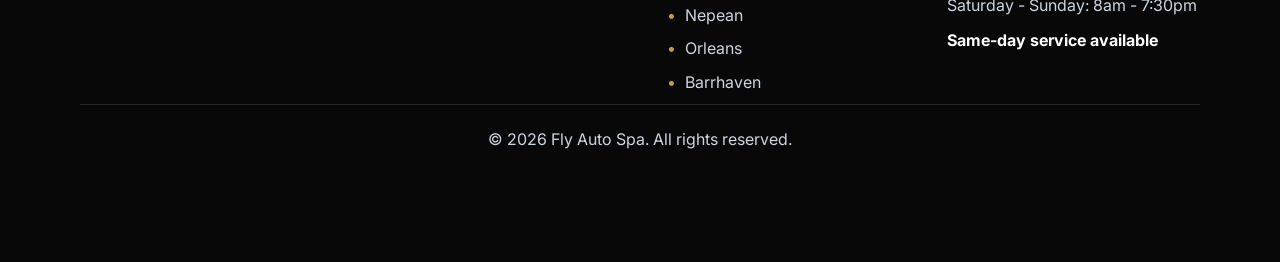
<file: car-detailing.html>
<!DOCTYPE html>
<html lang="en">
<head>
    <!-- Google Tag Manager -->
    <script>(function(w,d,s,l,i){w[l]=w[l]||[];w[l].push({'gtm.start':
    new Date().getTime(),event:'gtm.js'});var f=d.getElementsByTagName(s)[0],
    j=d.createElement(s),dl=l!='dataLayer'?'&l='+l:'';j.async=true;j.src=
    'https://www.googletagmanager.com/gtm.js?id='+i+dl;f.parentNode.insertBefore(j,f);
    })(window,document,'script','dataLayer','GTM-N6GBV5KK');</script>
    <!-- End Google Tag Manager -->
    <script>
      window.dataLayer = window.dataLayer || [];
      function gtag(){dataLayer.push(arguments);}
      gtag('js', new Date());
      gtag('config', 'AW-371984992/67aACImY2OYcEOCUsLEB', {
        'phone_conversion_number': '(343) 883-9844'
      });
    </script>
    <meta charset="UTF-8">
    <meta name="viewport" content="width=device-width, initial-scale=1.0">
    <title>Car Detailing Ottawa | Fly Auto Spa</title>
    <meta name="description" content="Fly Auto Spa delivers car detailing in Ottawa. Book interior detailing, exterior cleaning, and convenient at-home service anywhere in the city.">
    <link rel="stylesheet" href="style.css">
    <link rel="preconnect" href="https://fonts.googleapis.com">
    <link rel="preconnect" href="https://fonts.gstatic.com" crossorigin>
    <link href="https://fonts.googleapis.com/css2?family=Inter:wght@400;500;600;700;800&family=Outfit:wght@600;700;800&display=swap" rel="stylesheet">
    <script type="application/ld+json">
    {
      "@context": "https://schema.org",
      "@type": "AutoDetailing",
      "name": "Fly Auto Spa",
      "areaServed": "Ottawa, Ontario",
      "telephone": "+1-343-883-9844",
      "priceRange": "$$",
      "address": {
        "@type": "PostalAddress",
        "addressLocality": "Ottawa",
        "addressRegion": "ON",
        "addressCountry": "CA"
      }
    }
    </script>
</head>
<body>
    <header class="site-header">
        <div class="container header-row">
            <a href="#" class="brand brand-lockup" aria-label="Fly Auto Spa home">
                <img src="flyautologo.png" alt="Fly Auto Spa logo" class="brand-logo">
            </a>
            <a href="tel:3438839844" class="phone-pill gtm-phone-link" data-gtm-event="phone_click" data-gtm-location="header" data-phone-number="3438839844" onclick="gtag('event','conversion',{'send_to':'AW-371984992/67aACImY2OYcEOCUsLEB'});">
                <svg viewBox="0 0 24 24" aria-hidden="true" class="phone-pill-icon">
                    <path d="M22 16.92v3a2 2 0 0 1-2.18 2 19.79 19.79 0 0 1-8.63-3.07 19.5 19.5 0 0 1-6-6 19.79 19.79 0 0 1-3.07-8.67A2 2 0 0 1 4.11 2h3a2 2 0 0 1 2 1.72 12.84 12.84 0 0 0 .7 2.81 2 2 0 0 1-.45 2.11L8.09 9.91a16 16 0 0 0 6 6l1.27-1.27a2 2 0 0 1 2.11-.45 12.84 12.84 0 0 0 2.81.7A2 2 0 0 1 22 16.92z"></path>
                </svg>
                <span><span class="call-prefix">Call </span>(343) 883-9844</span>
            </a>
        </div>
    </header>

    <main>
        <section class="hero">
            <div class="container hero-grid">
                <div class="hero-copy">
                    <p class="eyebrow">Ottawa car detailing</p>
                    <h1>
                        <span class="hero-heading-desktop">Ottawa car detailing</span>
                        <span class="hero-heading-mobile">Ottawa car detailing</span>
                    </h1>
                    <p class="hero-text">Fly Auto Spa brings car detailing to cars, trucks, and SUVs across Ottawa at your home, condo, or workplace.</p>
                    <ul class="check-list">
                        <li>Interior and Exterior Car Detailing from $159</li>
                        <li>Flexible bookings across Ottawa neighborhoods</li>
                        <li>All five-star reviews on Google</li>
                    </ul>
                    <div class="cta-row">
                        <a href="tel:3438839844" class="btn btn-primary gtm-phone-link" data-gtm-event="phone_click" data-gtm-location="hero" data-phone-number="3438839844" onclick="gtag('event','conversion',{'send_to':'AW-371984992/67aACImY2OYcEOCUsLEB'});">
                            <svg viewBox="0 0 24 24" aria-hidden="true" class="phone-pill-icon">
                                <path d="M22 16.92v3a2 2 0 0 1-2.18 2 19.79 19.79 0 0 1-8.63-3.07 19.5 19.79 0 0 1-6-6 19.79 19.79 0 0 1-3.07-8.67A2 2 0 0 1 4.11 2h3a2 2 0 0 1 2 1.72 12.84 12.84 0 0 0 .7 2.81 2 2 0 0 1-.45 2.11L8.09 9.91a16 16 0 0 0 6 6l1.27-1.27a2 2 0 0 1 2.11-.45 12.84 12.84 0 0 0 2.81.7A2 2 0 0 1 22 16.92z"></path>
                            </svg>
                            <span>Call (343) 883-9844</span>
                        </a>
                        <a href="https://www.flyautospa.com/bookonline" class="btn btn-secondary hero-booking-btn">Book Your Detail</a>
                    </div>
                    <div class="hero-review-strip" aria-label="Google reviews rating 5 out of 5 from more than 90 reviews">
                        <div class="hero-review-score">
                            <strong>5/5</strong>
                            <span class="hero-review-stars" aria-hidden="true">★★★★★</span>
                            <span>90+ reviews on</span>
                            <span class="hero-review-brand">
                                <span class="hero-review-google-mark" aria-hidden="true">G</span>
                                <span class="hero-review-google-text">Google</span>
                            </span>
                        </div>
                    </div>
                </div>
                <aside class="quote-card" id="hero-form-top">
                    <h2>Get a free detailing quote</h2>
                    <p>Tell us what kind of car detailing you need and we will follow up quickly.</p>
                    <form data-netlify="true" name="hero-car-detailing-quote" class="quote-form" onsubmit="return window.handleLeadFormSubmit(event, this);">
                        <input type="hidden" name="form-name" value="hero-car-detailing-quote">
                        <label for="hero-name">Full Name</label>
                        <input type="text" id="hero-name" name="name" placeholder="Your name" required>

                        <label for="hero-phone">Phone Number</label>
                        <input type="tel" id="hero-phone" name="phone" placeholder="Best number to reach you" required>

                        <label for="hero-needs">Service Needed</label>
                        <select id="hero-needs" name="needs" required>
                            <option value="" selected disabled>Select a service</option>
                            <option value="Full detail">Full detail</option>
                            <option value="Premium detail">Premium detail</option>
                            <option value="Exterior detail">Exterior detail</option>
                            <option value="Interior detail">Interior detail</option>
                            <option value="Get a detailing quote">Get a detailing quote</option>
                        </select>

                        <button type="submit" class="btn btn-primary btn-full">Send request</button>
                    </form>
                </aside>
            </div>
        </section>

        <section class="section" id="pricing">
            <div class="container">
                <div class="section-heading center packages-heading">
                    <p class="section-kicker">Car Detailing Packages</p>
                    <h2>Mobile Car Detailing Packages in Ottawa</h2>
                    <p>Choose from mobile interior detailing, mobile exterior detailing, or a full mobile detail for your vehicle in Ottawa.</p>
                    <a href="tel:3438839844" class="btn btn-primary section-quote-btn" onclick="gtag('event','conversion',{'send_to':'AW-371984992/67aACImY2OYcEOCUsLEB'});">Call (343) 883-9844</a>
                </div>
                <div class="packages-grid">
                    <article class="package-card featured-package">
                        <div class="package-badge">Most Popular</div>
                        <h3>Full Mobile Detail</h3>
                        <p class="package-subtitle">A complete full mobile detail for drivers who want a full reset inside and out.</p>
                        <div class="package-meta">
                            <span>Approx. 4 hours</span>
                            <span class="package-price">$199+</span>
                        </div>
                        <ul class="package-list">
                            <li>Complete interior and exterior detailing</li>
                            <li>Hand wash with wheel and tire cleaning</li>
                            <li>Interior vacuum and wipe down</li>
                            <li>Glass, trim, and touchpoint cleanup</li>
                            <li>Convenient service at your location</li>
                        </ul>
                        <a href="#hero-form-top" class="btn btn-primary package-mobile-cta">Get a Quote</a>
                    </article>

                    <article class="package-card">
                        <h3>Mobile Interior Detailing</h3>
                        <p class="package-subtitle">Focused mobile interior detailing for vehicles that need a deeper cabin refresh.</p>
                        <div class="package-meta">
                            <span>Starts at</span>
                            <span class="package-price">$159+</span>
                        </div>
                        <ul class="package-list">
                            <li>Hot water shampoo and extraction</li>
                            <li>Mud, salt, and stain removal from carpets</li>
                            <li>Thorough compressed-air dust blowout for vents, cracks, and crevices</li>
                            <li>Deep seat shampoo and fabric cleaning</li>
                            <li>Leather seat cleaning and conditioning where applicable</li>
                            <li>Floor mat deep cleaning</li>
                            <li>Interior trim, dash, and console cleaning</li>
                            <li>Streak-free interior glass cleaning</li>
                            <li>Door jamb cleaning</li>
                            <li>Odor neutralization and interior refresh</li>
                        </ul>
                        <a href="#hero-form-top" class="btn btn-primary package-mobile-cta">Get a Quote</a>
                    </article>

                    <article class="package-card">
                        <h3>Premium Mobile Detail</h3>
                        <p class="package-subtitle">Our top-tier mobile detail combines deep interior cleaning with mobile exterior detailing and an upgraded finish.</p>
                        <div class="package-meta">
                            <span>Starts at</span>
                            <span class="package-price">$399+</span>
                        </div>
                        <ul class="package-list">
                            <li>Full car detail with upgraded finish</li>
                            <li>Deep interior cleaning and detailing</li>
                            <li>Exterior wash, trim, and glass refresh</li>
                            <li>Attention to high-contact surfaces</li>
                            <li>Premium service at your location</li>
                        </ul>
                        <a href="#hero-form-top" class="btn btn-primary package-mobile-cta">Get a Quote</a>
                    </article>
                </div>
            </div>
        </section>

        <section class="section light-section">
            <div class="container">
                <div class="section-heading center showcase-heading">
                    <p class="section-kicker">Ottawa detailing gallery</p>
                    <h2>See Our Car Detailing Work Right Here in Ottawa</h2>
                    <p>From deep-clean interiors to glossy exterior finishes, here is a look at the kind of car detailing results Fly Auto Spa delivers across Ottawa.</p>
                    <a href="https://www.flyautospa.com/bookonline" class="btn btn-primary section-quote-btn showcase-book-btn">Book Your Detail</a>
                </div>
                <div class="gallery-grid">
                    <div class="gallery-card"><img src="ottawa2.webp" alt="Black Mercedes detailed by Fly Auto Spa in Ottawa" class="gallery-image"></div>
                    <div class="gallery-card"><img src="ottawa3.webp" alt="Fresh tan interior detail by Fly Auto Spa" class="gallery-image"></div>
                    <div class="gallery-card"><img src="ottawa.webp" alt="BMW interior detailed by Fly Auto Spa in Ottawa" class="gallery-image"></div>
                    <div class="gallery-card"><img src="ottawa4.webp" alt="Two detailed vehicles parked after car detailing service in Ottawa" class="gallery-image"></div>
                    <div class="gallery-card"><img src="ottawa5.webp" alt="Black SUV exterior finish after detailing service" class="gallery-image"></div>
                    <div class="gallery-card"><img src="ottawa6.webp" alt="Clean brown interior detailed by Fly Auto Spa" class="gallery-image"></div>
                </div>
            </div>
        </section>

        <section class="section">
            <div class="container">
                <div class="section-heading center showcase-heading">
                    <p class="section-kicker">Customer reviews</p>
                    <h2>See What People Have to Say About Our Car Detailing in Ottawa</h2>
                    <p>Local customers count on Fly Auto Spa for responsive service, detailed work, and results that make their vehicles feel refreshed.</p>
                    <div class="reviews-rating-widget" aria-label="Google reviews rating 5.0 out of 5">
                        <div class="reviews-rating-top">
                            <span class="google-wordmark" aria-hidden="true">
                                <span class="google-blue">G</span><span class="google-red">o</span><span class="google-yellow">o</span><span class="google-blue">g</span><span class="google-green">l</span><span class="google-red">e</span>
                            </span>
                            <span class="reviews-rating-label">Reviews</span>
                        </div>
                        <div class="reviews-rating-bottom">
                            <div class="reviews-rating-stars" aria-hidden="true">★★★★★</div>
                            <p><strong>5.0</strong> out of 5</p>
                        </div>
                    </div>
                </div>
                <div class="reviews-grid">
                    <div class="review-card"><img src="review-ottawa-1.webp" alt="Google review from Ryan M" class="review-image"></div>
                    <div class="review-card"><img src="review-ottawa-2.webp" alt="Google review from Addison Smith" class="review-image"></div>
                    <div class="review-card"><img src="review-ottawa-3.webp" alt="Google review from Sue Stadnisky" class="review-image"></div>
                    <div class="review-card"><img src="review-ottawa-4.webp" alt="Google review from Lakshmi Mantha" class="review-image"></div>
                    <div class="review-card"><img src="review-ottawa-5.webp" alt="Google review from Brenda Marsh" class="review-image"></div>
                    <div class="review-card"><img src="review-ottawa-6.webp" alt="Google review from Anna Woods" class="review-image"></div>
                </div>
            </div>
        </section>


        <section class="section light-section">
            <div class="container narrow">
                <div class="section-heading center">
                    <p class="eyebrow">FAQ</p>
                    <h2>Ottawa car detailing FAQ</h2>
                </div>
                <div class="faq-list">
                    <details open>
                        <summary>Do you come to my home or office?</summary>
                        <p>Yes. Fly Auto Spa is set up for car detailing appointments at your location in Ottawa.</p>
                    </details>
                    <details>
                        <summary>What vehicles do you work on?</summary>
                        <p>Cars, trucks, SUVs, and daily drivers that need interior, exterior, or full-service detailing.</p>
                    </details>
                    <details>
                        <summary>What does a full mobile detail include?</summary>
                        <p>A full mobile detail combines interior cleaning, exterior washing, wheels, tires, glass, trim, and high-touchpoint cleanup at your location.</p>
                    </details>
                    <details>
                        <summary>How long does mobile detailing take?</summary>
                        <p>A full mobile detail typically takes about four hours, while timing can vary based on the vehicle's size and condition.</p>
                    </details>
                    <details>
                        <summary>Can I request interior-only or exterior-only service?</summary>
                        <p>Yes. You can request a focused service or ask for a full premium detail.</p>
                    </details>
                    <details>
                        <summary>How do I book?</summary>
                        <p>Call <a href="tel:3438839844" class="gtm-phone-link" data-gtm-event="phone_click" data-gtm-location="faq" data-phone-number="3438839844" onclick="gtag('event','conversion',{'send_to':'AW-371984992/67aACImY2OYcEOCUsLEB'});">(343) 883-9844</a> or use the quote form and we will follow up with next steps.</p>
                    </details>
                </div>
            </div>
        </section>

        <section class="section">
            <div class="container">
                <div class="section-heading center service-area-heading">
                    <p class="eyebrow">Service area</p>
                    <h2>Serving Ottawa, Ontario</h2>
                    <p>Fly Auto Spa proudly serves Ottawa and nearby communities with convenient car detailing at your home, office, or driveway.</p>
                </div>
                <div class="map-frame">
                    <iframe src="https://www.google.com/maps/embed?pb=!1m18!1m12!1m3!1d359536.97786098334!2d-76.12988882544258!3d45.25016592914936!2m3!1f0!2f0!3f0!3m2!1i1024!2i768!4f13.1!3m3!1m2!1s0x6593d24ed202c497%3A0xb67b5d5110fa5a6f!2sFly%20Auto%20Spa!5e0!3m2!1sen!2sua!4v1781467595063!5m2!1sen!2sua" width="600" height="450" style="border:0;" allowfullscreen="" loading="lazy" referrerpolicy="no-referrer-when-downgrade"></iframe>
                </div>
            </div>
        </section>
    </main>

    <footer class="site-footer">
        <div class="container footer-grid">
            <div class="footer-brand-block">
                <p class="eyebrow">Fly Auto Spa</p>
                <h3>Fly Auto Spa</h3>
                <p>Premium mobile car detailing services across Ottawa and surrounding areas.</p>
            </div>
            <div class="footer-contact">
                <h4>Contact</h4>
                <a href="tel:3438839844" class="footer-phone-link gtm-phone-link" data-gtm-event="phone_click" data-gtm-location="footer" data-phone-number="3438839844" onclick="gtag('event','conversion',{'send_to':'AW-371984992/67aACImY2OYcEOCUsLEB'});">(343) 883-9844</a>
            </div>
            <div class="footer-service-area">
                <h4>Service Area</h4>
                <p>Proudly serving Ottawa and surrounding areas including:</p>
                <ul class="footer-list">
                    <li>Kanata</li>
                    <li>Nepean</li>
                    <li>Orleans</li>
                    <li>Barrhaven</li>
                </ul>
            </div>
            <div class="footer-hours">
                <h4>Hours</h4>
                <p>Monday - Wednesday: 9am - 7:30pm</p>
                <p>Thursday - Friday: 9am - 7:30pm</p>
                <p>Saturday - Sunday: 8am - 7:30pm</p>
                <p class="footer-same-day">Same-day service available</p>
            </div>
        </div>
        <div class="container footer-bottom">
            <p>&copy; 2026 Fly Auto Spa. All rights reserved.</p>
        </div>
    </footer>

    <div id="success-modal" class="modal">
        <div class="modal-content">
            <button class="close-modal" aria-label="Close">&times;</button>
            <div class="modal-body">
                <div class="success-icon">✓</div>
                <h3>Thanks</h3>
                <p>Thanks for filling out the form. We are going to get back to you in the next few minutes.</p>
                <button class="btn btn-primary close-modal-btn btn-full">Close</button>
            </div>
        </div>
    </div>

    <div class="mobile-cta">
        <a href="tel:3438839844" class="btn btn-primary btn-full mobile-call-btn gtm-phone-link" data-gtm-event="phone_click" data-gtm-location="mobile_sticky" data-phone-number="3438839844" onclick="gtag('event','conversion',{'send_to':'AW-371984992/67aACImY2OYcEOCUsLEB'});">
            <svg viewBox="0 0 24 24" aria-hidden="true" class="phone-pill-icon">
                <path d="M22 16.92v3a2 2 0 0 1-2.18 2 19.79 19.79 0 0 1-8.63-3.07 19.5 19.79 0 0 1-6-6 19.79 19.79 0 0 1-3.07-8.67A2 2 0 0 1 4.11 2h3a2 2 0 0 1 2 1.72 12.84 12.84 0 0 0 .7 2.81 2 2 0 0 1-.45 2.11L8.09 9.91a16 16 0 0 0 6 6l1.27-1.27a2 2 0 0 1 2.11-.45 12.84 12.84 0 0 0 2.81.7A2 2 0 0 1 22 16.92z"></path>
            </svg>
            <span class="mobile-call-label">(343) 883-9844</span>
        </a>
    </div>

    <script>
        window.handleLeadFormSubmit = function (event, form) {
            if (event) {
                event.preventDefault();
            }

            const modal = document.getElementById("success-modal");
            const formData = new FormData(form);

            fetch("/", {
                method: "POST",
                body: new URLSearchParams(formData).toString(),
                headers: { "Content-Type": "application/x-www-form-urlencoded" }
            })
            .then(() => {
                document.body.setAttribute("data-form-status", "form_submit");
                window.dataLayer = window.dataLayer || [];
                window.dataLayer.push({
                    event: "form_submit",
                    form_name: form.getAttribute("name") || "",
                    form_id: form.getAttribute("id") || ""
                });
                if (modal) {
                    modal.style.display = "flex";
                    document.body.style.overflow = "hidden";
                }
                form.reset();
            })
            .catch((error) => {
                console.error("Error submitting form:", error);
                if (modal) {
                    modal.style.display = "flex";
                    document.body.style.overflow = "hidden";
                }
            });

            return false;
        };

        document.addEventListener("DOMContentLoaded", function () {
            const modal = document.getElementById("success-modal");
            const closeButtons = document.querySelectorAll(".close-modal, .close-modal-btn");
            const siteHeader = document.querySelector(".site-header");
            const mobileCta = document.querySelector(".mobile-cta");
            const heroFormTop = document.getElementById("hero-form-top");

            const syncHeaderState = () => {
                if (!siteHeader) return;
                if (window.scrollY > 36) {
                    siteHeader.classList.add("is-scrolled");
                } else {
                    siteHeader.classList.remove("is-scrolled");
                }
            };

            const syncMobileCta = () => {
                if (!mobileCta || !heroFormTop) return;
                if (window.innerWidth > 768) {
                    mobileCta.classList.remove("is-visible");
                    return;
                }

                const formBottom = heroFormTop.getBoundingClientRect().bottom + window.scrollY;
                if (window.scrollY > formBottom) {
                    mobileCta.classList.add("is-visible");
                } else {
                    mobileCta.classList.remove("is-visible");
                }
            };

            syncHeaderState();
            window.addEventListener("scroll", syncHeaderState, { passive: true });
            syncMobileCta();
            window.addEventListener("scroll", syncMobileCta, { passive: true });
            window.addEventListener("resize", syncMobileCta);

            document.querySelectorAll("a[href='#quote-form']").forEach((link) => {
                link.addEventListener("click", (event) => {
                    event.preventDefault();
                    document.getElementById("quote-form")?.scrollIntoView({ behavior: "smooth", block: "start" });
                });
            });

            closeButtons.forEach((button) => {
                button.addEventListener("click", () => {
                    modal.style.display = "none";
                    document.body.style.overflow = "";
                });
            });

            window.addEventListener("click", (event) => {
                if (event.target === modal) {
                    modal.style.display = "none";
                    document.body.style.overflow = "";
                }
            });
        });
    </script>
</body>
</html>
</file>
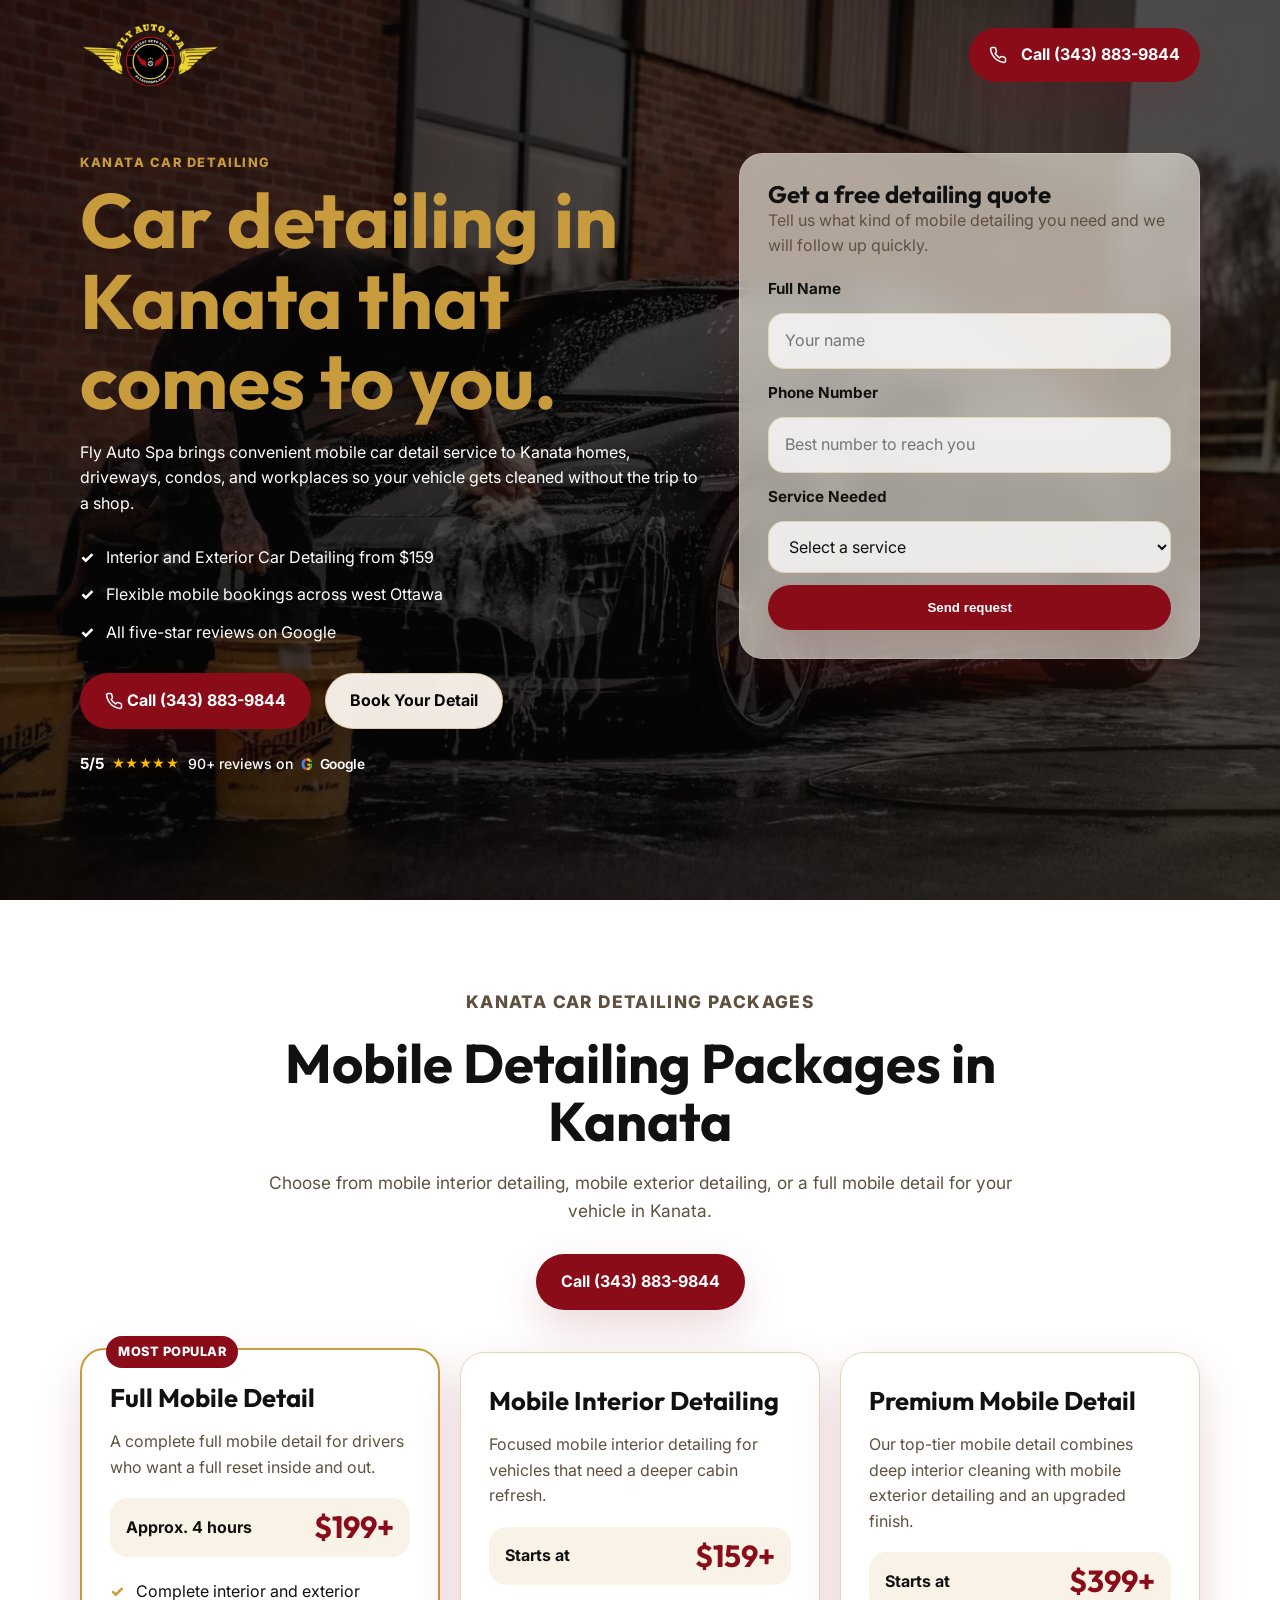
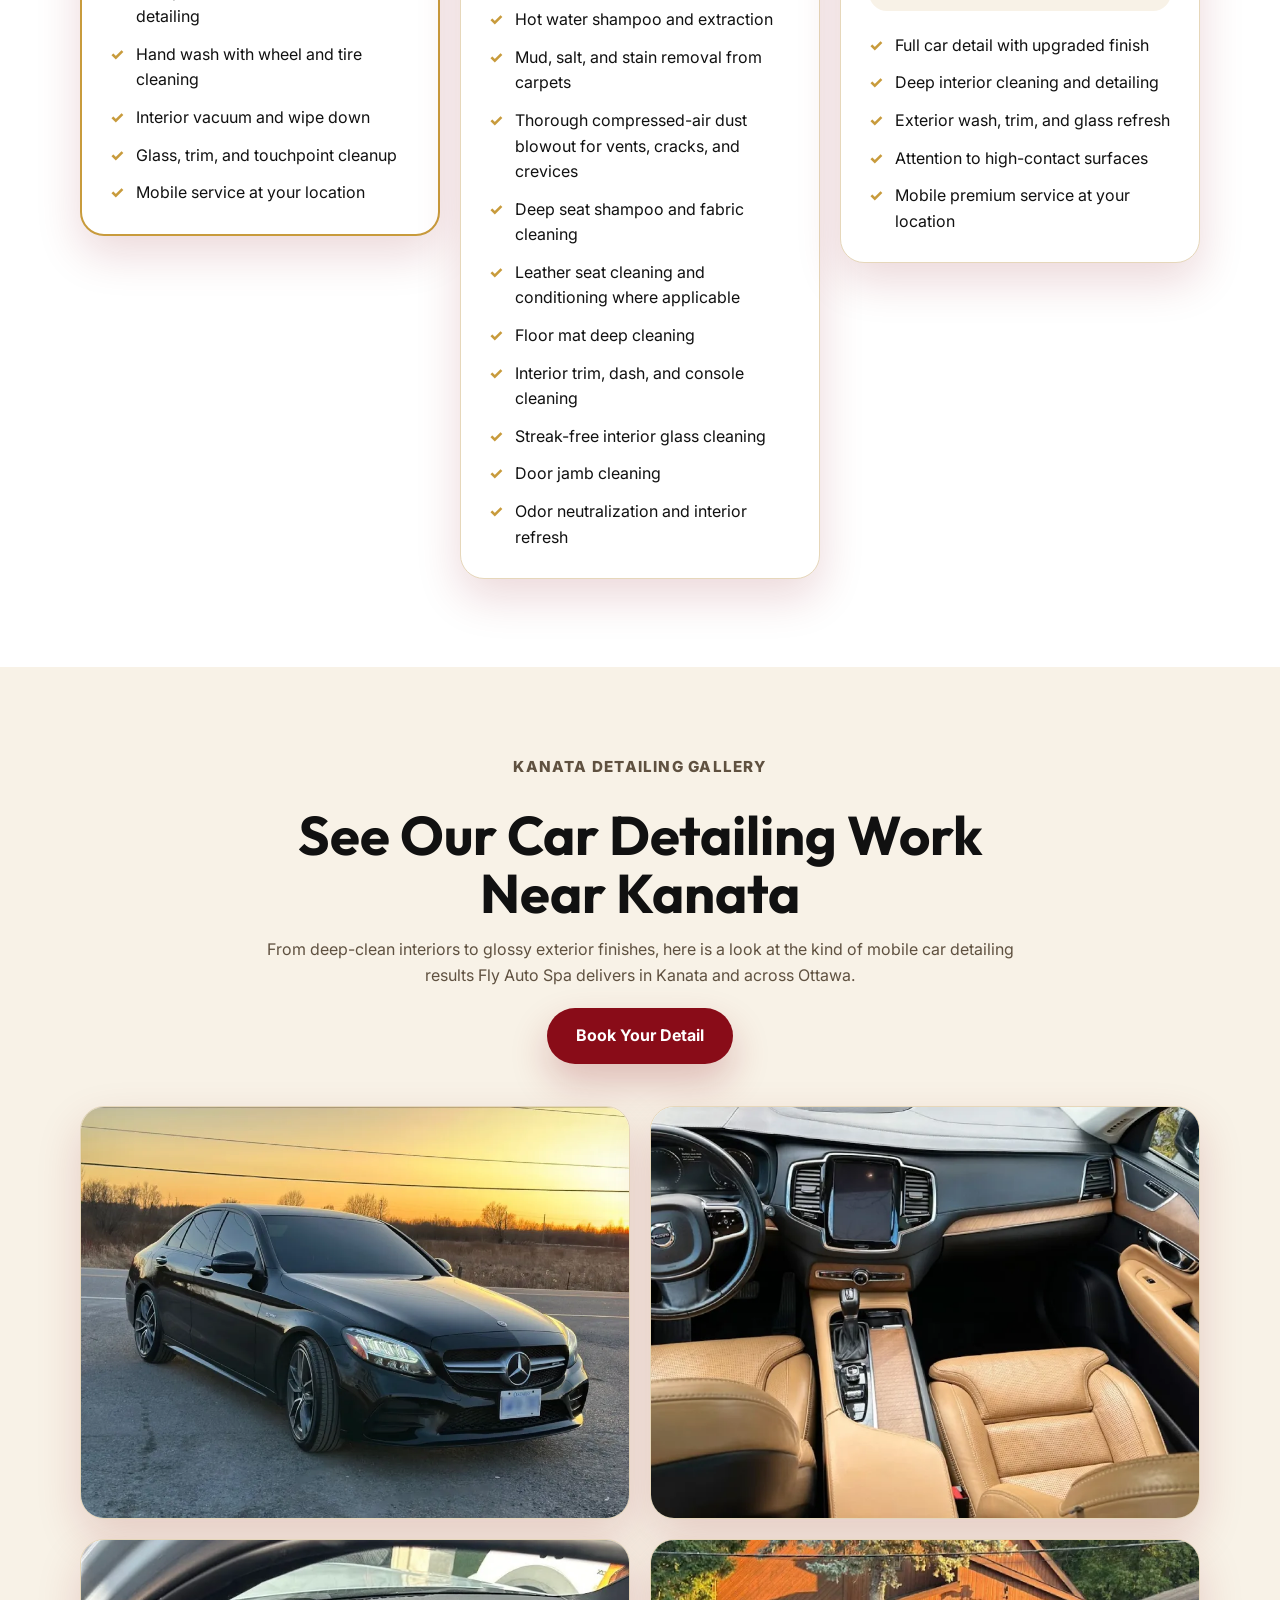
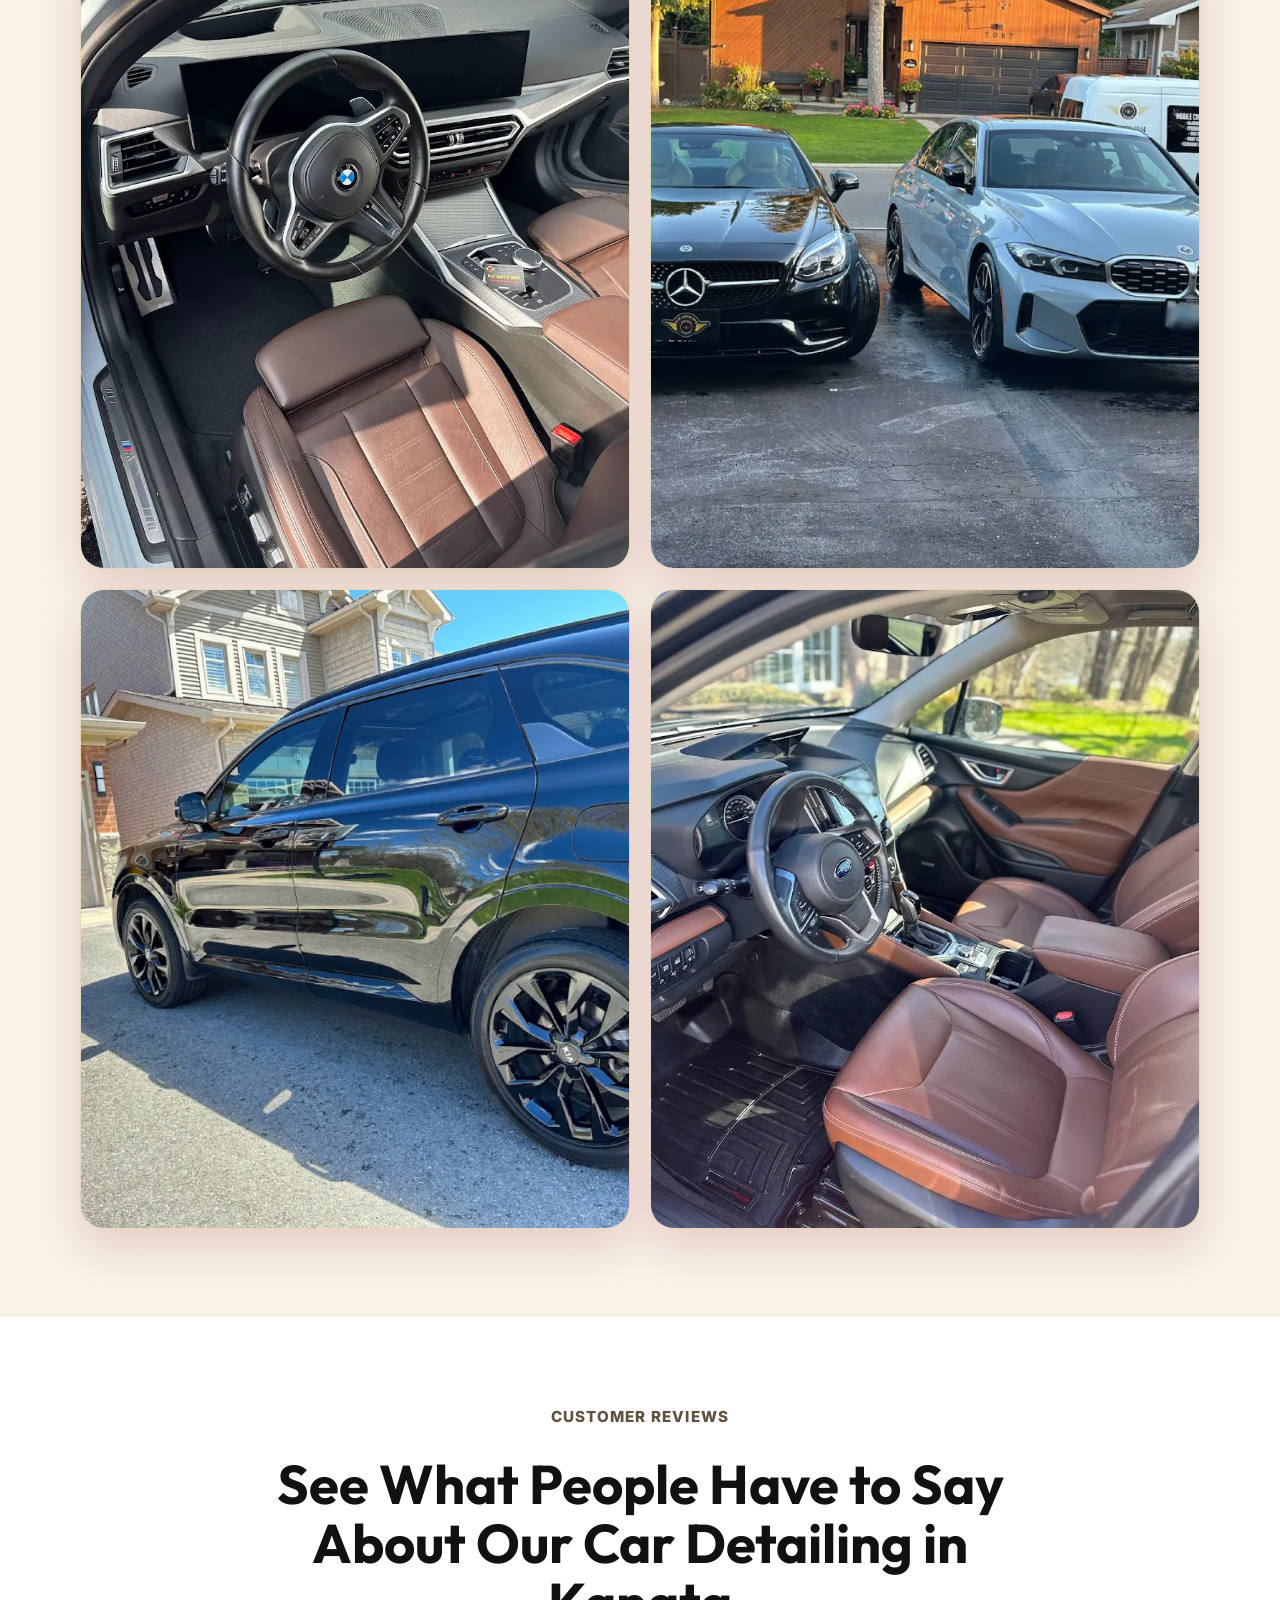
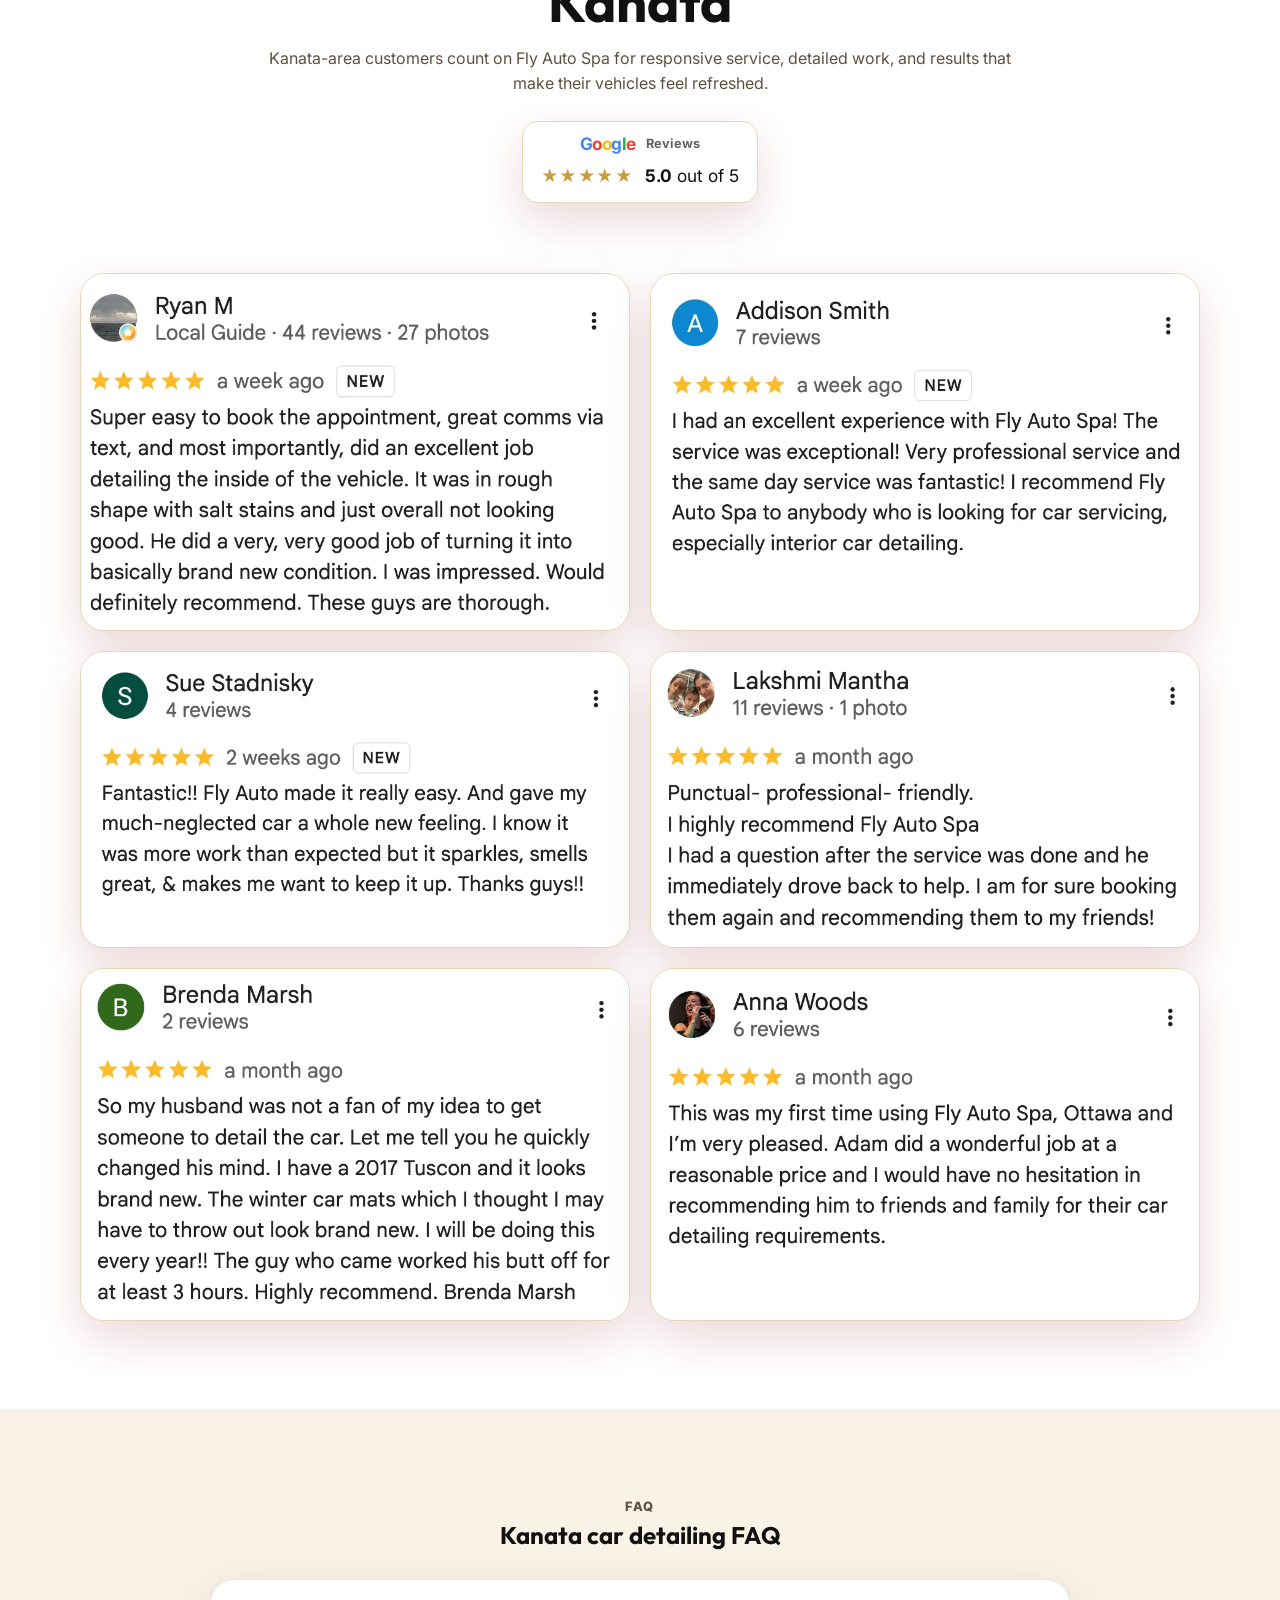
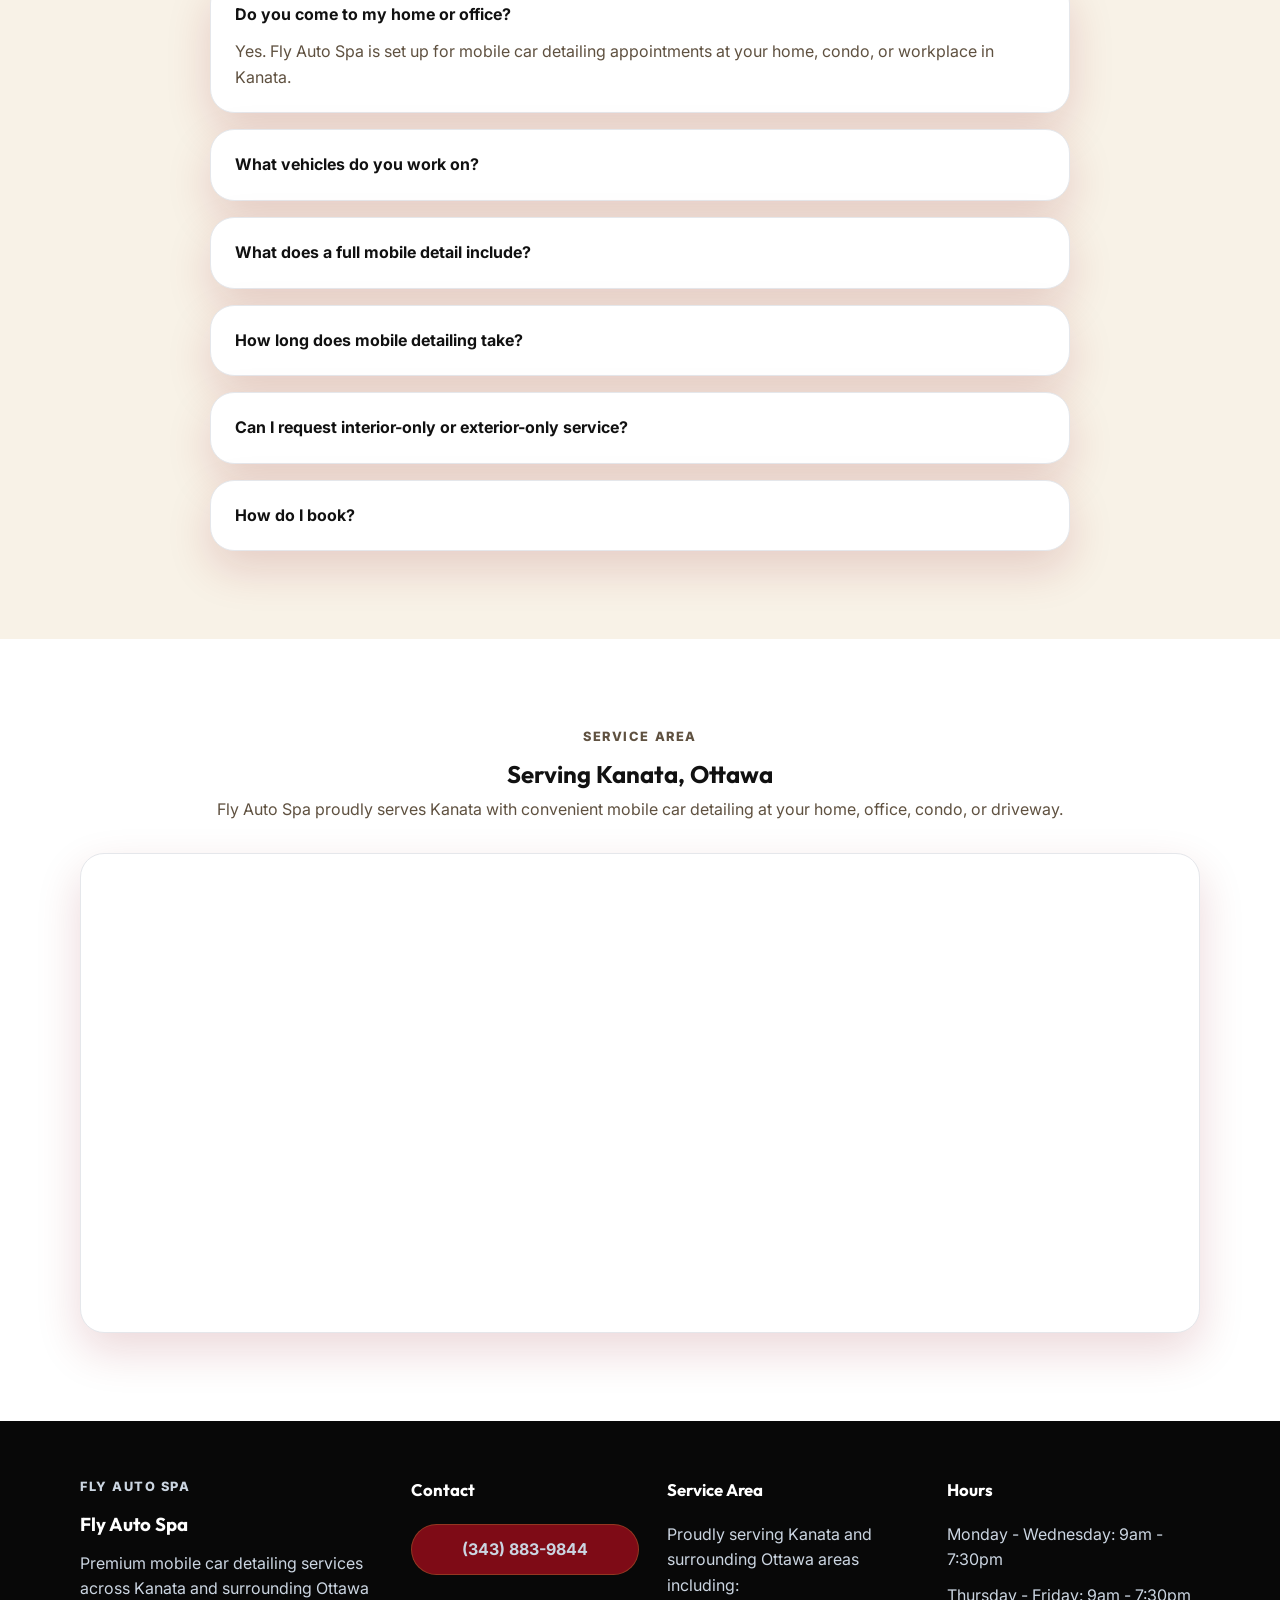
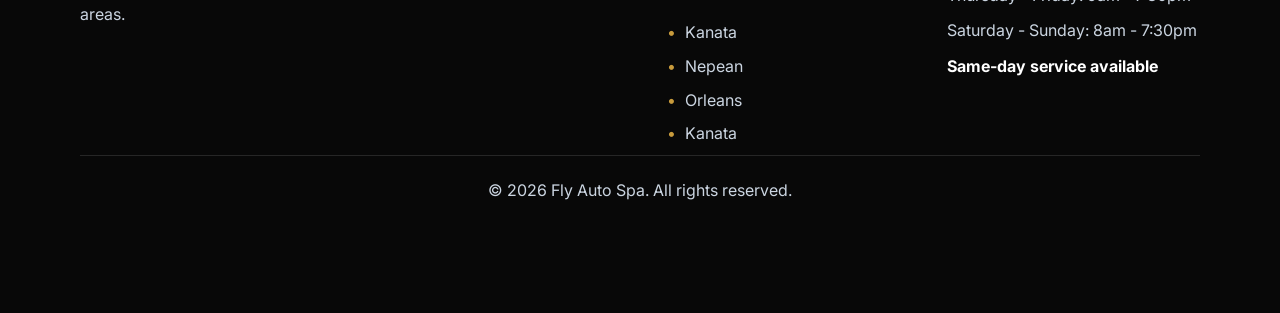
<file: kanata.html>
<!DOCTYPE html>
<html lang="en">
<head>
    <!-- Google Tag Manager -->
    <script>(function(w,d,s,l,i){w[l]=w[l]||[];w[l].push({'gtm.start':
    new Date().getTime(),event:'gtm.js'});var f=d.getElementsByTagName(s)[0],
    j=d.createElement(s),dl=l!='dataLayer'?'&l='+l:'';j.async=true;j.src=
    'https://www.googletagmanager.com/gtm.js?id='+i+dl;f.parentNode.insertBefore(j,f);
    })(window,document,'script','dataLayer','GTM-N6GBV5KK');</script>
    <!-- End Google Tag Manager -->
    <script>
      window.dataLayer = window.dataLayer || [];
      function gtag(){dataLayer.push(arguments);}
      gtag('js', new Date());
      gtag('config', 'AW-371984992/67aACImY2OYcEOCUsLEB', {
        'phone_conversion_number': '(343) 883-9844'
      });
    </script>
    <meta charset="UTF-8">
    <meta name="viewport" content="width=device-width, initial-scale=1.0">
    <title>Car Detailing Kanata | Fly Auto Spa</title>
    <meta name="description" content="Fly Auto Spa delivers car detailing in Kanata, Ottawa. Book interior detailing, exterior cleaning, and convenient mobile car detail service at your home or workplace.">
    <link rel="stylesheet" href="style.css">
    <link rel="preconnect" href="https://fonts.googleapis.com">
    <link rel="preconnect" href="https://fonts.gstatic.com" crossorigin>
    <link href="https://fonts.googleapis.com/css2?family=Inter:wght@400;500;600;700;800&family=Outfit:wght@600;700;800&display=swap" rel="stylesheet">
    <script type="application/ld+json">
    {
      "@context": "https://schema.org",
      "@type": "AutoDetailing",
      "name": "Fly Auto Spa",
      "areaServed": "Kanata, Ottawa, Ontario",
      "telephone": "+1-343-883-9844",
      "priceRange": "$$",
      "address": {
        "@type": "PostalAddress",
        "addressLocality": "Kanata",
        "addressRegion": "ON",
        "addressCountry": "CA"
      }
    }
    </script>
</head>
<body>
    <header class="site-header">
        <div class="container header-row">
            <a href="#" class="brand brand-lockup" aria-label="Fly Auto Spa home">
                <img src="flyautologo.png" alt="Fly Auto Spa logo" class="brand-logo">
            </a>
            <a href="tel:3438839844" class="phone-pill gtm-phone-link" data-gtm-event="phone_click" data-gtm-location="header" data-phone-number="3438839844" onclick="gtag('event','conversion',{'send_to':'AW-371984992/67aACImY2OYcEOCUsLEB'});">
                <svg viewBox="0 0 24 24" aria-hidden="true" class="phone-pill-icon">
                    <path d="M22 16.92v3a2 2 0 0 1-2.18 2 19.79 19.79 0 0 1-8.63-3.07 19.5 19.5 0 0 1-6-6 19.79 19.79 0 0 1-3.07-8.67A2 2 0 0 1 4.11 2h3a2 2 0 0 1 2 1.72 12.84 12.84 0 0 0 .7 2.81 2 2 0 0 1-.45 2.11L8.09 9.91a16 16 0 0 0 6 6l1.27-1.27a2 2 0 0 1 2.11-.45 12.84 12.84 0 0 0 2.81.7A2 2 0 0 1 22 16.92z"></path>
                </svg>
                <span><span class="call-prefix">Call </span>(343) 883-9844</span>
            </a>
        </div>
    </header>

    <main>
        <section class="hero">
            <div class="container hero-grid">
                <div class="hero-copy">
                    <p class="eyebrow">Kanata car detailing</p>
                    <h1>
                        <span class="hero-heading-desktop">Car detailing in <span>Kanata</span> that comes to you.</span>
                        <span class="hero-heading-mobile">Car detailing in Kanata <span class="hero-heading-brand">by Fly Auto Spa</span>.</span>
                    </h1>
                    <p class="hero-text">Fly Auto Spa brings convenient mobile car detail service to Kanata homes, driveways, condos, and workplaces so your vehicle gets cleaned without the trip to a shop.</p>
                    <ul class="check-list">
                        <li>Interior and Exterior Car Detailing from $159</li>
                        <li>Flexible mobile bookings across west Ottawa</li>
                        <li>All five-star reviews on Google</li>
                    </ul>
                    <div class="cta-row">
                        <a href="tel:3438839844" class="btn btn-primary gtm-phone-link" data-gtm-event="phone_click" data-gtm-location="hero" data-phone-number="3438839844" onclick="gtag('event','conversion',{'send_to':'AW-371984992/67aACImY2OYcEOCUsLEB'});">
                            <svg viewBox="0 0 24 24" aria-hidden="true" class="phone-pill-icon">
                                <path d="M22 16.92v3a2 2 0 0 1-2.18 2 19.79 19.79 0 0 1-8.63-3.07 19.5 19.79 0 0 1-6-6 19.79 19.79 0 0 1-3.07-8.67A2 2 0 0 1 4.11 2h3a2 2 0 0 1 2 1.72 12.84 12.84 0 0 0 .7 2.81 2 2 0 0 1-.45 2.11L8.09 9.91a16 16 0 0 0 6 6l1.27-1.27a2 2 0 0 1 2.11-.45 12.84 12.84 0 0 0 2.81.7A2 2 0 0 1 22 16.92z"></path>
                            </svg>
                            <span>Call (343) 883-9844</span>
                        </a>
                        <a href="https://www.flyautospa.com/bookonline" class="btn btn-secondary hero-booking-btn">Book Your Detail</a>
                    </div>
                    <div class="hero-review-strip" aria-label="Google reviews rating 5 out of 5 from more than 90 reviews">
                        <div class="hero-review-score">
                            <strong>5/5</strong>
                            <span class="hero-review-stars" aria-hidden="true">★★★★★</span>
                            <span>90+ reviews on</span>
                            <span class="hero-review-brand">
                                <span class="hero-review-google-mark" aria-hidden="true">G</span>
                                <span class="hero-review-google-text">Google</span>
                            </span>
                        </div>
                    </div>
                </div>
                <aside class="quote-card" id="hero-form-top">
                    <h2>Get a free detailing quote</h2>
                    <p>Tell us what kind of mobile detailing you need and we will follow up quickly.</p>
                    <form data-netlify="true" name="hero-kanata-detailing-quote" class="quote-form" onsubmit="return window.handleLeadFormSubmit(event, this);">
                        <input type="hidden" name="form-name" value="hero-kanata-detailing-quote">
                        <label for="hero-name">Full Name</label>
                        <input type="text" id="hero-name" name="name" placeholder="Your name" required>

                        <label for="hero-phone">Phone Number</label>
                        <input type="tel" id="hero-phone" name="phone" placeholder="Best number to reach you" required>

                        <label for="hero-needs">Service Needed</label>
                        <select id="hero-needs" name="needs" required>
                            <option value="" selected disabled>Select a service</option>
                            <option value="Full detail">Full detail</option>
                            <option value="Premium detail">Premium detail</option>
                            <option value="Exterior detail">Exterior detail</option>
                            <option value="Interior detail">Interior detail</option>
                            <option value="Get a detailing quote">Get a detailing quote</option>
                        </select>

                        <button type="submit" class="btn btn-primary btn-full">Send request</button>
                    </form>
                </aside>
            </div>
        </section>

        <section class="section" id="pricing">
            <div class="container">
                <div class="section-heading center packages-heading">
                    <p class="section-kicker">Kanata Car Detailing Packages</p>
                    <h2>Mobile Detailing Packages in Kanata</h2>
                    <p>Choose from mobile interior detailing, mobile exterior detailing, or a full mobile detail for your vehicle in Kanata.</p>
                    <a href="tel:3438839844" class="btn btn-primary section-quote-btn" onclick="gtag('event','conversion',{'send_to':'AW-371984992/67aACImY2OYcEOCUsLEB'});">Call (343) 883-9844</a>
                </div>
                <div class="packages-grid">
                    <article class="package-card featured-package">
                        <div class="package-badge">Most Popular</div>
                        <h3>Full Mobile Detail</h3>
                        <p class="package-subtitle">A complete full mobile detail for drivers who want a full reset inside and out.</p>
                        <div class="package-meta">
                            <span>Approx. 4 hours</span>
                            <span class="package-price">$199+</span>
                        </div>
                        <ul class="package-list">
                            <li>Complete interior and exterior detailing</li>
                            <li>Hand wash with wheel and tire cleaning</li>
                            <li>Interior vacuum and wipe down</li>
                            <li>Glass, trim, and touchpoint cleanup</li>
                            <li>Mobile service at your location</li>
                        </ul>
                        <a href="#hero-form-top" class="btn btn-primary package-mobile-cta">Get a Quote</a>
                    </article>

                    <article class="package-card">
                        <h3>Mobile Interior Detailing</h3>
                        <p class="package-subtitle">Focused mobile interior detailing for vehicles that need a deeper cabin refresh.</p>
                        <div class="package-meta">
                            <span>Starts at</span>
                            <span class="package-price">$159+</span>
                        </div>
                        <ul class="package-list">
                            <li>Hot water shampoo and extraction</li>
                            <li>Mud, salt, and stain removal from carpets</li>
                            <li>Thorough compressed-air dust blowout for vents, cracks, and crevices</li>
                            <li>Deep seat shampoo and fabric cleaning</li>
                            <li>Leather seat cleaning and conditioning where applicable</li>
                            <li>Floor mat deep cleaning</li>
                            <li>Interior trim, dash, and console cleaning</li>
                            <li>Streak-free interior glass cleaning</li>
                            <li>Door jamb cleaning</li>
                            <li>Odor neutralization and interior refresh</li>
                        </ul>
                        <a href="#hero-form-top" class="btn btn-primary package-mobile-cta">Get a Quote</a>
                    </article>

                    <article class="package-card">
                        <h3>Premium Mobile Detail</h3>
                        <p class="package-subtitle">Our top-tier mobile detail combines deep interior cleaning with mobile exterior detailing and an upgraded finish.</p>
                        <div class="package-meta">
                            <span>Starts at</span>
                            <span class="package-price">$399+</span>
                        </div>
                        <ul class="package-list">
                            <li>Full car detail with upgraded finish</li>
                            <li>Deep interior cleaning and detailing</li>
                            <li>Exterior wash, trim, and glass refresh</li>
                            <li>Attention to high-contact surfaces</li>
                            <li>Mobile premium service at your location</li>
                        </ul>
                        <a href="#hero-form-top" class="btn btn-primary package-mobile-cta">Get a Quote</a>
                    </article>
                </div>
            </div>
        </section>

        <section class="section light-section">
            <div class="container">
                <div class="section-heading center showcase-heading">
                    <p class="section-kicker">Kanata detailing gallery</p>
                    <h2>See Our Car Detailing Work Near Kanata</h2>
                    <p>From deep-clean interiors to glossy exterior finishes, here is a look at the kind of mobile car detailing results Fly Auto Spa delivers in Kanata and across Ottawa.</p>
                    <a href="https://www.flyautospa.com/bookonline" class="btn btn-primary section-quote-btn showcase-book-btn">Book Your Detail</a>
                </div>
                <div class="gallery-grid">
                    <div class="gallery-card"><img src="ottawa2.webp" alt="Black Mercedes detailed by Fly Auto Spa in Ottawa" class="gallery-image"></div>
                    <div class="gallery-card"><img src="ottawa3.webp" alt="Fresh tan interior detail by Fly Auto Spa" class="gallery-image"></div>
                    <div class="gallery-card"><img src="ottawa.webp" alt="BMW interior detailed by Fly Auto Spa in Ottawa" class="gallery-image"></div>
                    <div class="gallery-card"><img src="ottawa4.webp" alt="Two detailed vehicles parked after mobile detailing service in Ottawa" class="gallery-image"></div>
                    <div class="gallery-card"><img src="ottawa5.webp" alt="Black SUV exterior finish after detailing service" class="gallery-image"></div>
                    <div class="gallery-card"><img src="ottawa6.webp" alt="Clean brown interior detailed by Fly Auto Spa" class="gallery-image"></div>
                </div>
            </div>
        </section>

        <section class="section">
            <div class="container">
                <div class="section-heading center showcase-heading">
                    <p class="section-kicker">Customer reviews</p>
                    <h2>See What People Have to Say About Our Car Detailing in Kanata</h2>
                    <p>Kanata-area customers count on Fly Auto Spa for responsive service, detailed work, and results that make their vehicles feel refreshed.</p>
                    <div class="reviews-rating-widget" aria-label="Google reviews rating 5.0 out of 5">
                        <div class="reviews-rating-top">
                            <span class="google-wordmark" aria-hidden="true">
                                <span class="google-blue">G</span><span class="google-red">o</span><span class="google-yellow">o</span><span class="google-blue">g</span><span class="google-green">l</span><span class="google-red">e</span>
                            </span>
                            <span class="reviews-rating-label">Reviews</span>
                        </div>
                        <div class="reviews-rating-bottom">
                            <div class="reviews-rating-stars" aria-hidden="true">★★★★★</div>
                            <p><strong>5.0</strong> out of 5</p>
                        </div>
                    </div>
                </div>
                <div class="reviews-grid">
                    <div class="review-card"><img src="review-ottawa-1.webp" alt="Google review from Ryan M" class="review-image"></div>
                    <div class="review-card"><img src="review-ottawa-2.webp" alt="Google review from Addison Smith" class="review-image"></div>
                    <div class="review-card"><img src="review-ottawa-3.webp" alt="Google review from Sue Stadnisky" class="review-image"></div>
                    <div class="review-card"><img src="review-ottawa-4.webp" alt="Google review from Lakshmi Mantha" class="review-image"></div>
                    <div class="review-card"><img src="review-ottawa-5.webp" alt="Google review from Brenda Marsh" class="review-image"></div>
                    <div class="review-card"><img src="review-ottawa-6.webp" alt="Google review from Anna Woods" class="review-image"></div>
                </div>
            </div>
        </section>


        <section class="section light-section">
            <div class="container narrow">
                <div class="section-heading center">
                    <p class="eyebrow">FAQ</p>
                    <h2>Kanata car detailing FAQ</h2>
                </div>
                <div class="faq-list">
                    <details open>
                        <summary>Do you come to my home or office?</summary>
                        <p>Yes. Fly Auto Spa is set up for mobile car detailing appointments at your home, condo, or workplace in Kanata.</p>
                    </details>
                    <details>
                        <summary>What vehicles do you work on?</summary>
                        <p>Cars, trucks, SUVs, and daily drivers that need interior, exterior, or full-service detailing.</p>
                    </details>
                    <details>
                        <summary>What does a full mobile detail include?</summary>
                        <p>A full mobile detail combines interior cleaning, exterior washing, wheels, tires, glass, trim, and high-touchpoint cleanup at your location.</p>
                    </details>
                    <details>
                        <summary>How long does mobile detailing take?</summary>
                        <p>A full mobile detail typically takes about four hours, while timing can vary based on the vehicle's size and condition.</p>
                    </details>
                    <details>
                        <summary>Can I request interior-only or exterior-only service?</summary>
                        <p>Yes. You can request a focused service or ask for a full premium detail.</p>
                    </details>
                    <details>
                        <summary>How do I book?</summary>
                        <p>Call <a href="tel:3438839844" class="gtm-phone-link" data-gtm-event="phone_click" data-gtm-location="faq" data-phone-number="3438839844" onclick="gtag('event','conversion',{'send_to':'AW-371984992/67aACImY2OYcEOCUsLEB'});">(343) 883-9844</a> or use the quote form and we will follow up with next steps for your Kanata car detail.</p>
                    </details>
                </div>
            </div>
        </section>

        <section class="section">
            <div class="container">
                <div class="section-heading center service-area-heading">
                    <p class="eyebrow">Service area</p>
                    <h2>Serving Kanata, Ottawa</h2>
                    <p>Fly Auto Spa proudly serves Kanata with convenient mobile car detailing at your home, office, condo, or driveway.</p>
                </div>
                <div class="map-frame">
                    <iframe src="https://www.google.com/maps/embed?pb=!1m18!1m12!1m3!1d359536.97786098334!2d-76.12988882544258!3d45.25016592914936!2m3!1f0!2f0!3f0!3m2!1i1024!2i768!4f13.1!3m3!1m2!1s0x6593d24ed202c497%3A0xb67b5d5110fa5a6f!2sFly%20Auto%20Spa!5e0!3m2!1sen!2sua!4v1781467595063!5m2!1sen!2sua" width="600" height="450" style="border:0;" allowfullscreen="" loading="lazy" referrerpolicy="no-referrer-when-downgrade"></iframe>
                </div>
            </div>
        </section>
    </main>

    <footer class="site-footer">
        <div class="container footer-grid">
            <div class="footer-brand-block">
                <p class="eyebrow">Fly Auto Spa</p>
                <h3>Fly Auto Spa</h3>
                <p>Premium mobile car detailing services across Kanata and surrounding Ottawa areas.</p>
            </div>
            <div class="footer-contact">
                <h4>Contact</h4>
                <a href="tel:3438839844" class="footer-phone-link gtm-phone-link" data-gtm-event="phone_click" data-gtm-location="footer" data-phone-number="3438839844" onclick="gtag('event','conversion',{'send_to':'AW-371984992/67aACImY2OYcEOCUsLEB'});">(343) 883-9844</a>
            </div>
            <div class="footer-service-area">
                <h4>Service Area</h4>
                <p>Proudly serving Kanata and surrounding Ottawa areas including:</p>
                <ul class="footer-list">
                    <li>Kanata</li>
                    <li>Nepean</li>
                    <li>Orleans</li>
                    <li>Kanata</li>
                </ul>
            </div>
            <div class="footer-hours">
                <h4>Hours</h4>
                <p>Monday - Wednesday: 9am - 7:30pm</p>
                <p>Thursday - Friday: 9am - 7:30pm</p>
                <p>Saturday - Sunday: 8am - 7:30pm</p>
                <p class="footer-same-day">Same-day service available</p>
            </div>
        </div>
        <div class="container footer-bottom">
            <p>&copy; 2026 Fly Auto Spa. All rights reserved.</p>
        </div>
    </footer>

    <div id="success-modal" class="modal">
        <div class="modal-content">
            <button class="close-modal" aria-label="Close">&times;</button>
            <div class="modal-body">
                <div class="success-icon">✓</div>
                <h3>Thanks</h3>
                <p>Thanks for filling out the form. We are going to get back to you in the next few minutes.</p>
                <button class="btn btn-primary close-modal-btn btn-full">Close</button>
            </div>
        </div>
    </div>

    <div class="mobile-cta">
        <a href="tel:3438839844" class="btn btn-primary btn-full mobile-call-btn gtm-phone-link" data-gtm-event="phone_click" data-gtm-location="mobile_sticky" data-phone-number="3438839844" onclick="gtag('event','conversion',{'send_to':'AW-371984992/67aACImY2OYcEOCUsLEB'});">
            <svg viewBox="0 0 24 24" aria-hidden="true" class="phone-pill-icon">
                <path d="M22 16.92v3a2 2 0 0 1-2.18 2 19.79 19.79 0 0 1-8.63-3.07 19.5 19.79 0 0 1-6-6 19.79 19.79 0 0 1-3.07-8.67A2 2 0 0 1 4.11 2h3a2 2 0 0 1 2 1.72 12.84 12.84 0 0 0 .7 2.81 2 2 0 0 1-.45 2.11L8.09 9.91a16 16 0 0 0 6 6l1.27-1.27a2 2 0 0 1 2.11-.45 12.84 12.84 0 0 0 2.81.7A2 2 0 0 1 22 16.92z"></path>
            </svg>
            <span class="mobile-call-label">(343) 883-9844</span>
        </a>
    </div>

    <script>
        window.handleLeadFormSubmit = function (event, form) {
            if (event) {
                event.preventDefault();
            }

            const modal = document.getElementById("success-modal");
            const formData = new FormData(form);

            fetch("/", {
                method: "POST",
                body: new URLSearchParams(formData).toString(),
                headers: { "Content-Type": "application/x-www-form-urlencoded" }
            })
            .then(() => {
                document.body.setAttribute("data-form-status", "form_submit");
                window.dataLayer = window.dataLayer || [];
                window.dataLayer.push({
                    event: "form_submit",
                    form_name: form.getAttribute("name") || "",
                    form_id: form.getAttribute("id") || ""
                });
                if (modal) {
                    modal.style.display = "flex";
                    document.body.style.overflow = "hidden";
                }
                form.reset();
            })
            .catch((error) => {
                console.error("Error submitting form:", error);
                if (modal) {
                    modal.style.display = "flex";
                    document.body.style.overflow = "hidden";
                }
            });

            return false;
        };

        document.addEventListener("DOMContentLoaded", function () {
            const modal = document.getElementById("success-modal");
            const closeButtons = document.querySelectorAll(".close-modal, .close-modal-btn");
            const siteHeader = document.querySelector(".site-header");
            const mobileCta = document.querySelector(".mobile-cta");
            const heroFormTop = document.getElementById("hero-form-top");

            const syncHeaderState = () => {
                if (!siteHeader) return;
                if (window.scrollY > 36) {
                    siteHeader.classList.add("is-scrolled");
                } else {
                    siteHeader.classList.remove("is-scrolled");
                }
            };

            const syncMobileCta = () => {
                if (!mobileCta || !heroFormTop) return;
                if (window.innerWidth > 768) {
                    mobileCta.classList.remove("is-visible");
                    return;
                }

                const formBottom = heroFormTop.getBoundingClientRect().bottom + window.scrollY;
                if (window.scrollY > formBottom) {
                    mobileCta.classList.add("is-visible");
                } else {
                    mobileCta.classList.remove("is-visible");
                }
            };

            syncHeaderState();
            window.addEventListener("scroll", syncHeaderState, { passive: true });
            syncMobileCta();
            window.addEventListener("scroll", syncMobileCta, { passive: true });
            window.addEventListener("resize", syncMobileCta);

            document.querySelectorAll("a[href='#quote-form']").forEach((link) => {
                link.addEventListener("click", (event) => {
                    event.preventDefault();
                    document.getElementById("quote-form")?.scrollIntoView({ behavior: "smooth", block: "start" });
                });
            });

            closeButtons.forEach((button) => {
                button.addEventListener("click", () => {
                    modal.style.display = "none";
                    document.body.style.overflow = "";
                });
            });

            window.addEventListener("click", (event) => {
                if (event.target === modal) {
                    modal.style.display = "none";
                    document.body.style.overflow = "";
                }
            });
        });
    </script>
</body>
</html>
</file>
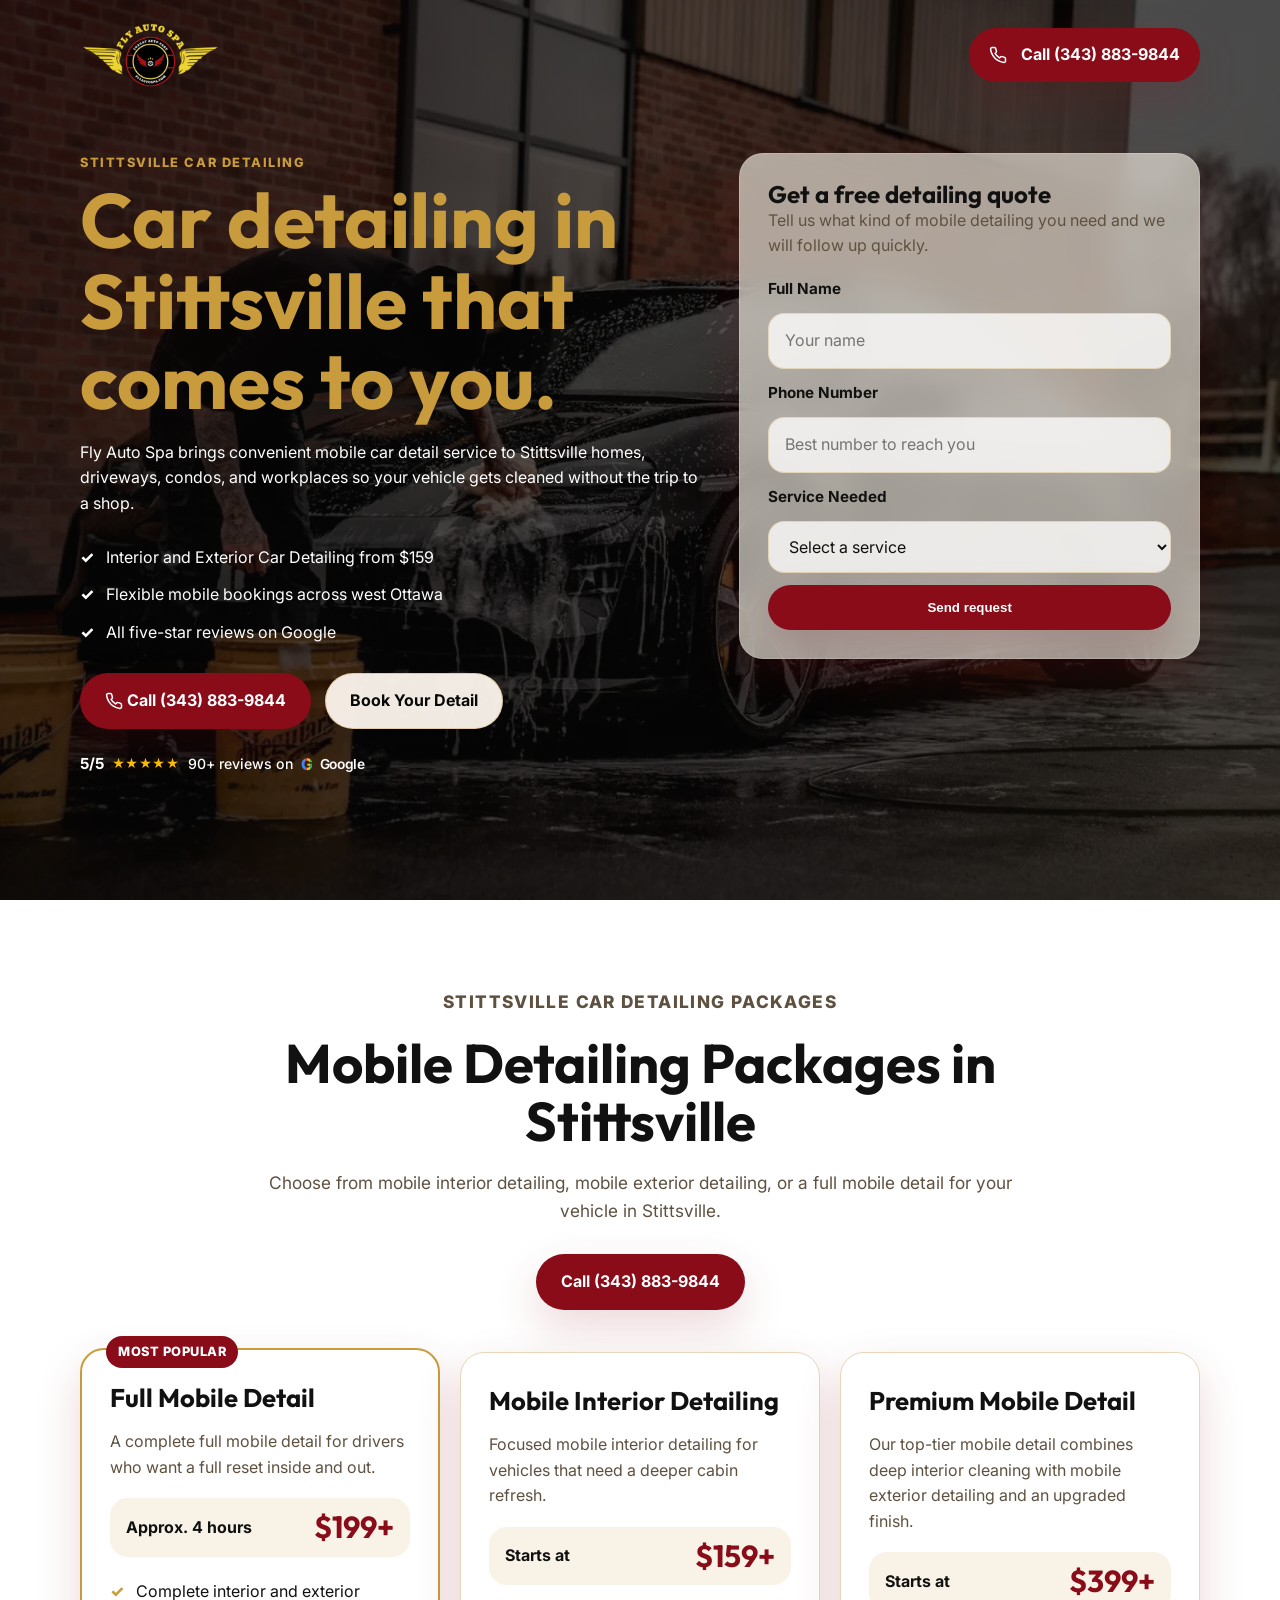
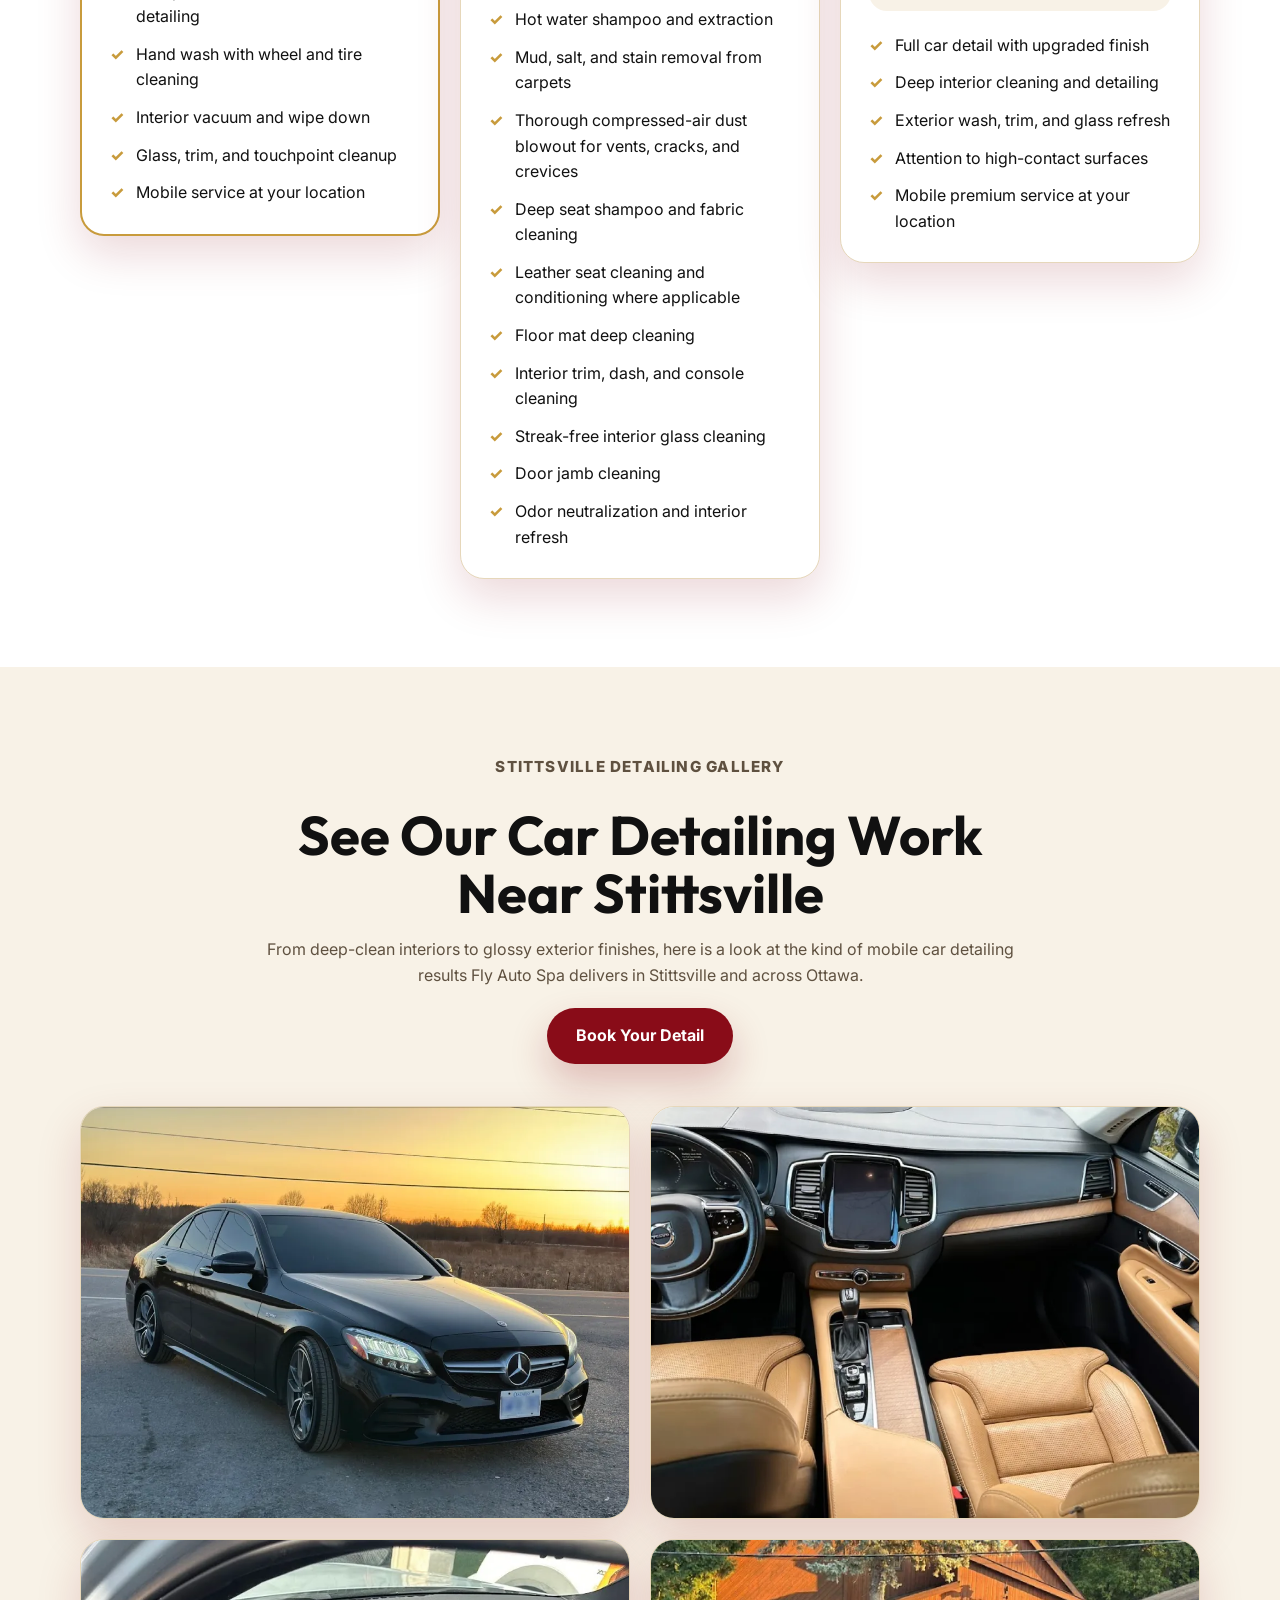
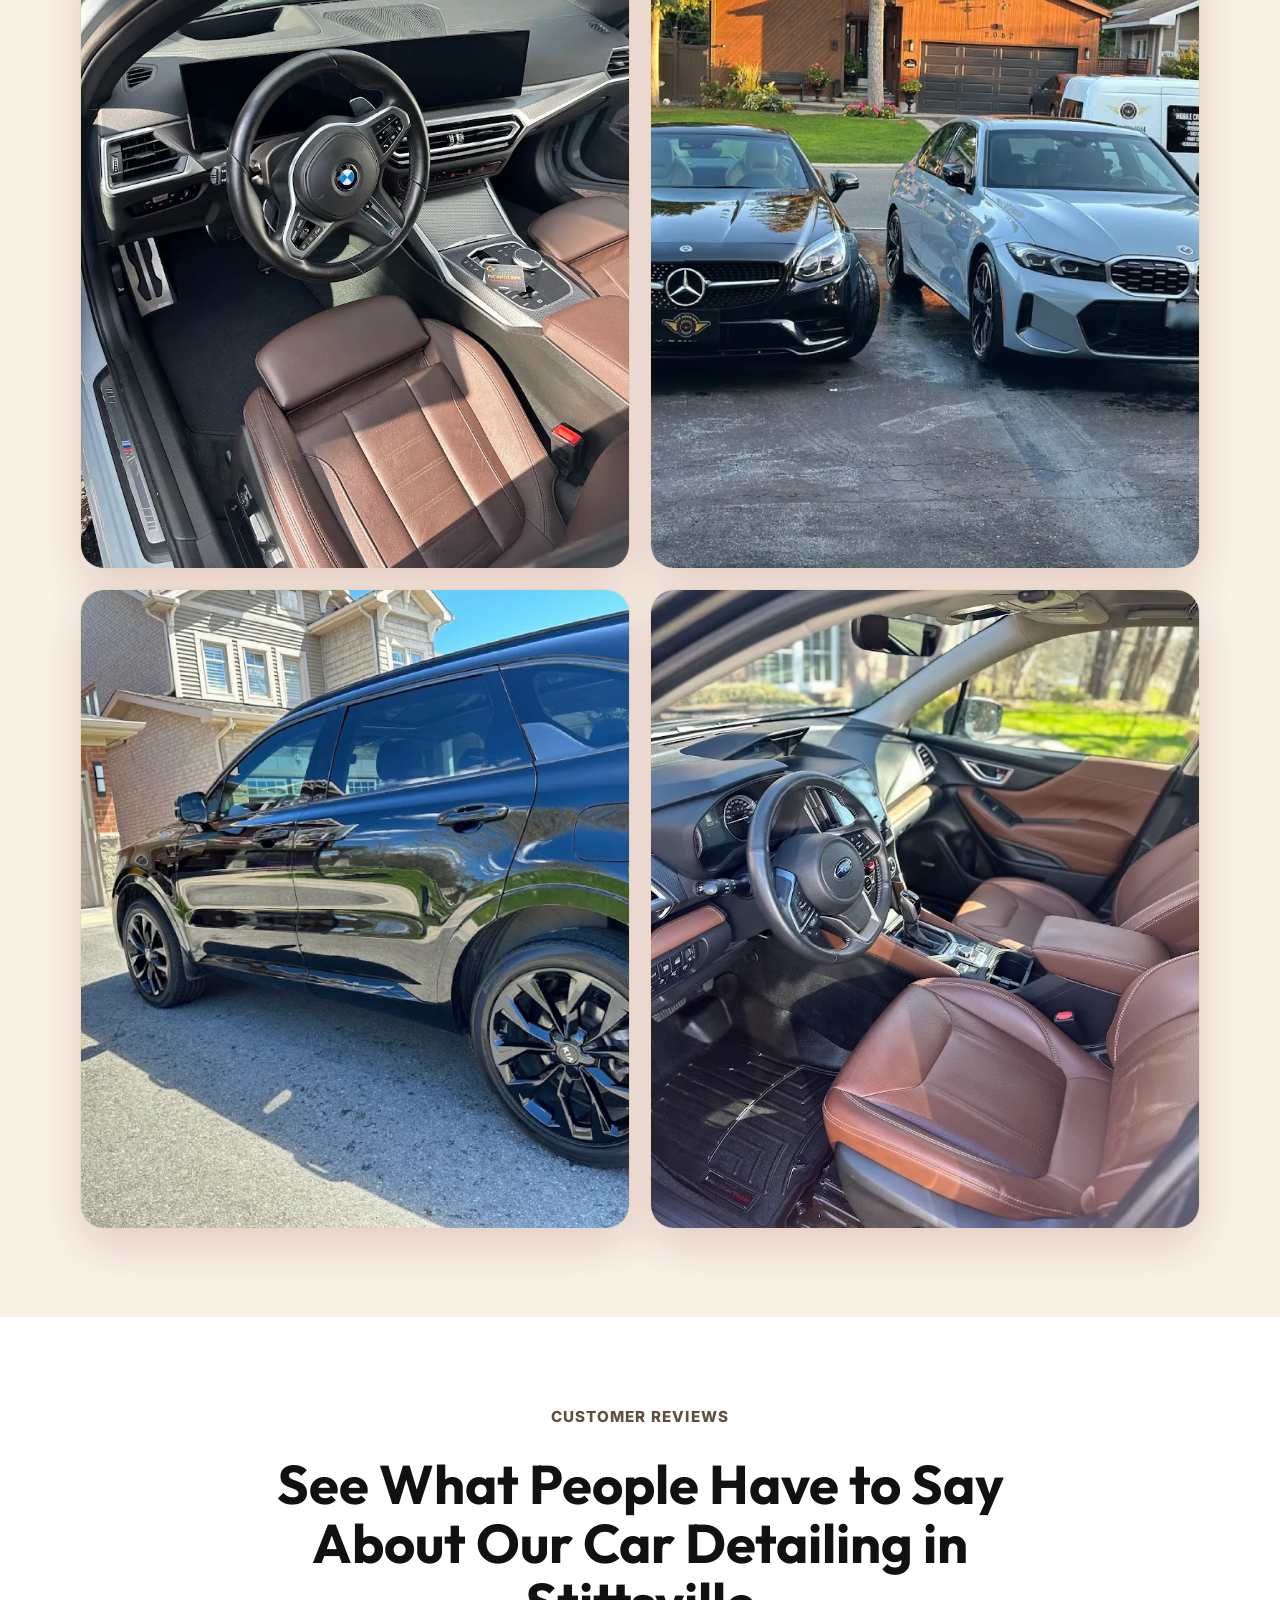
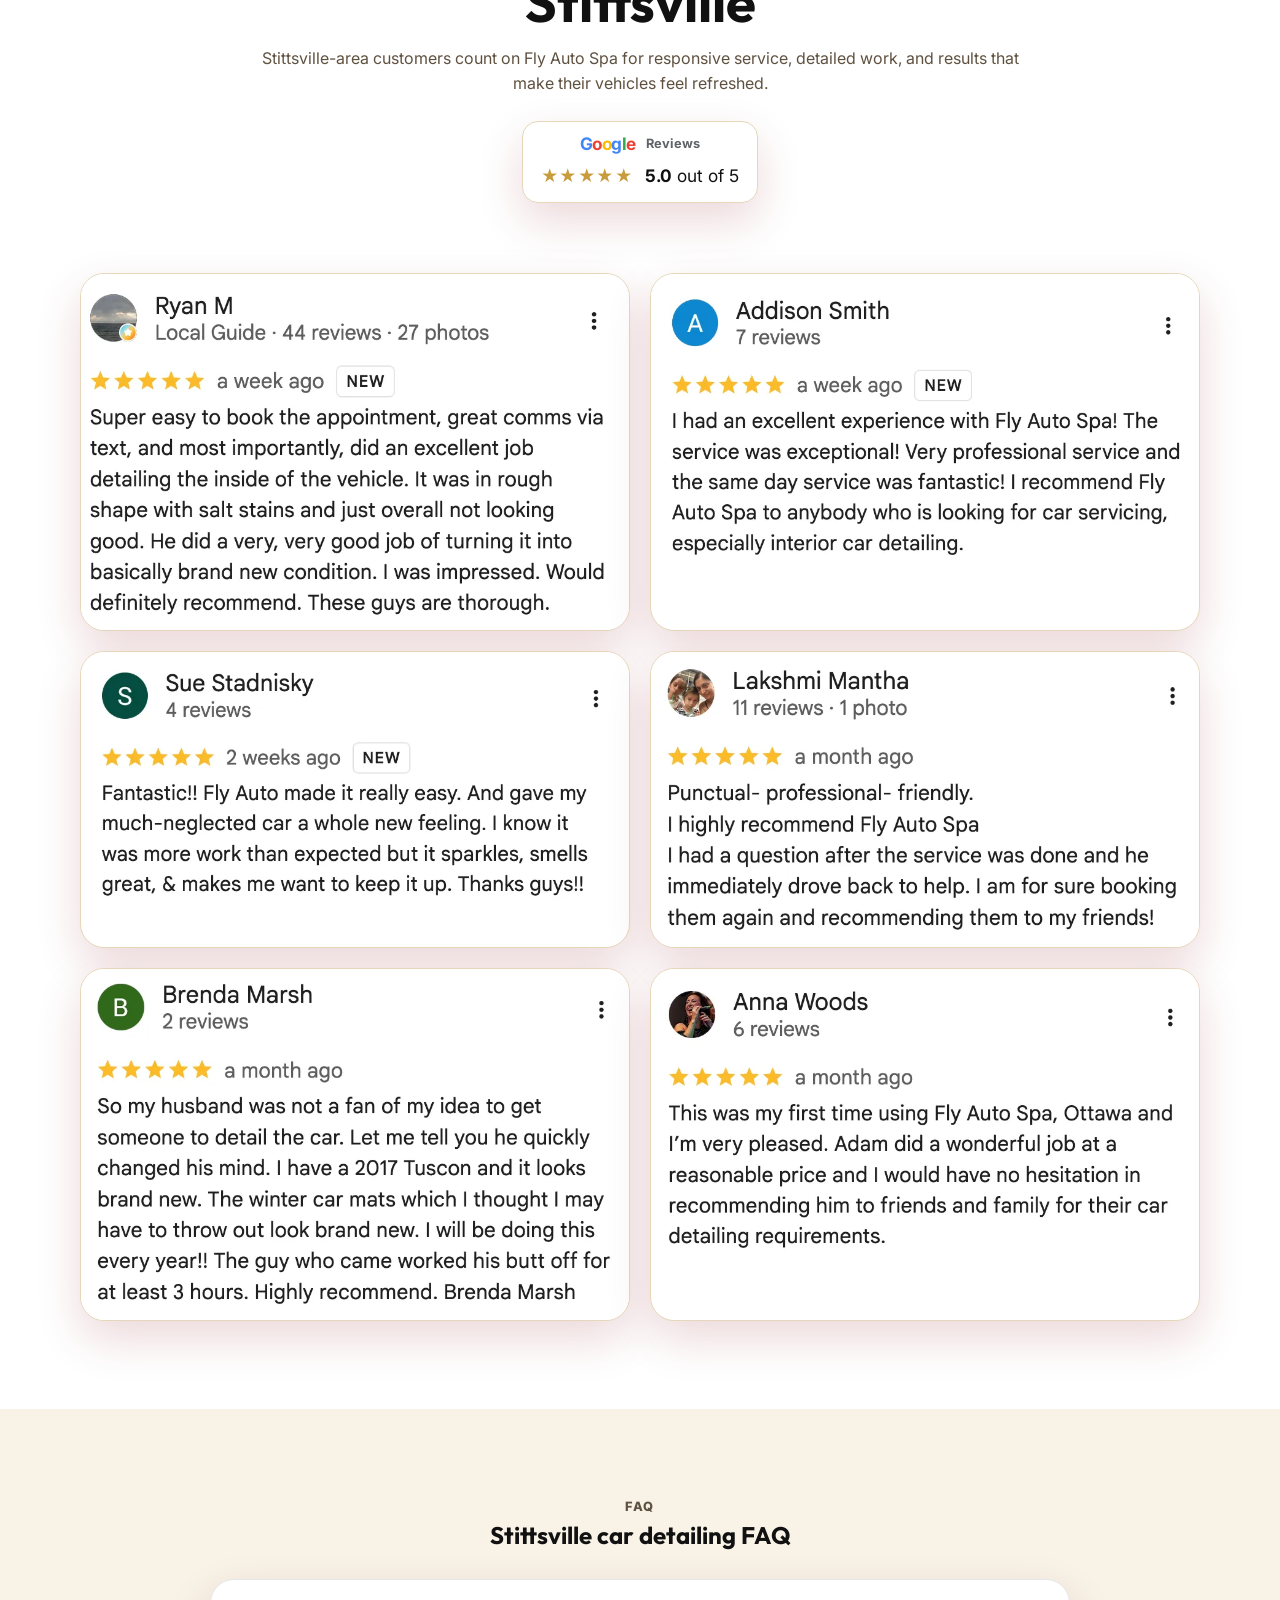
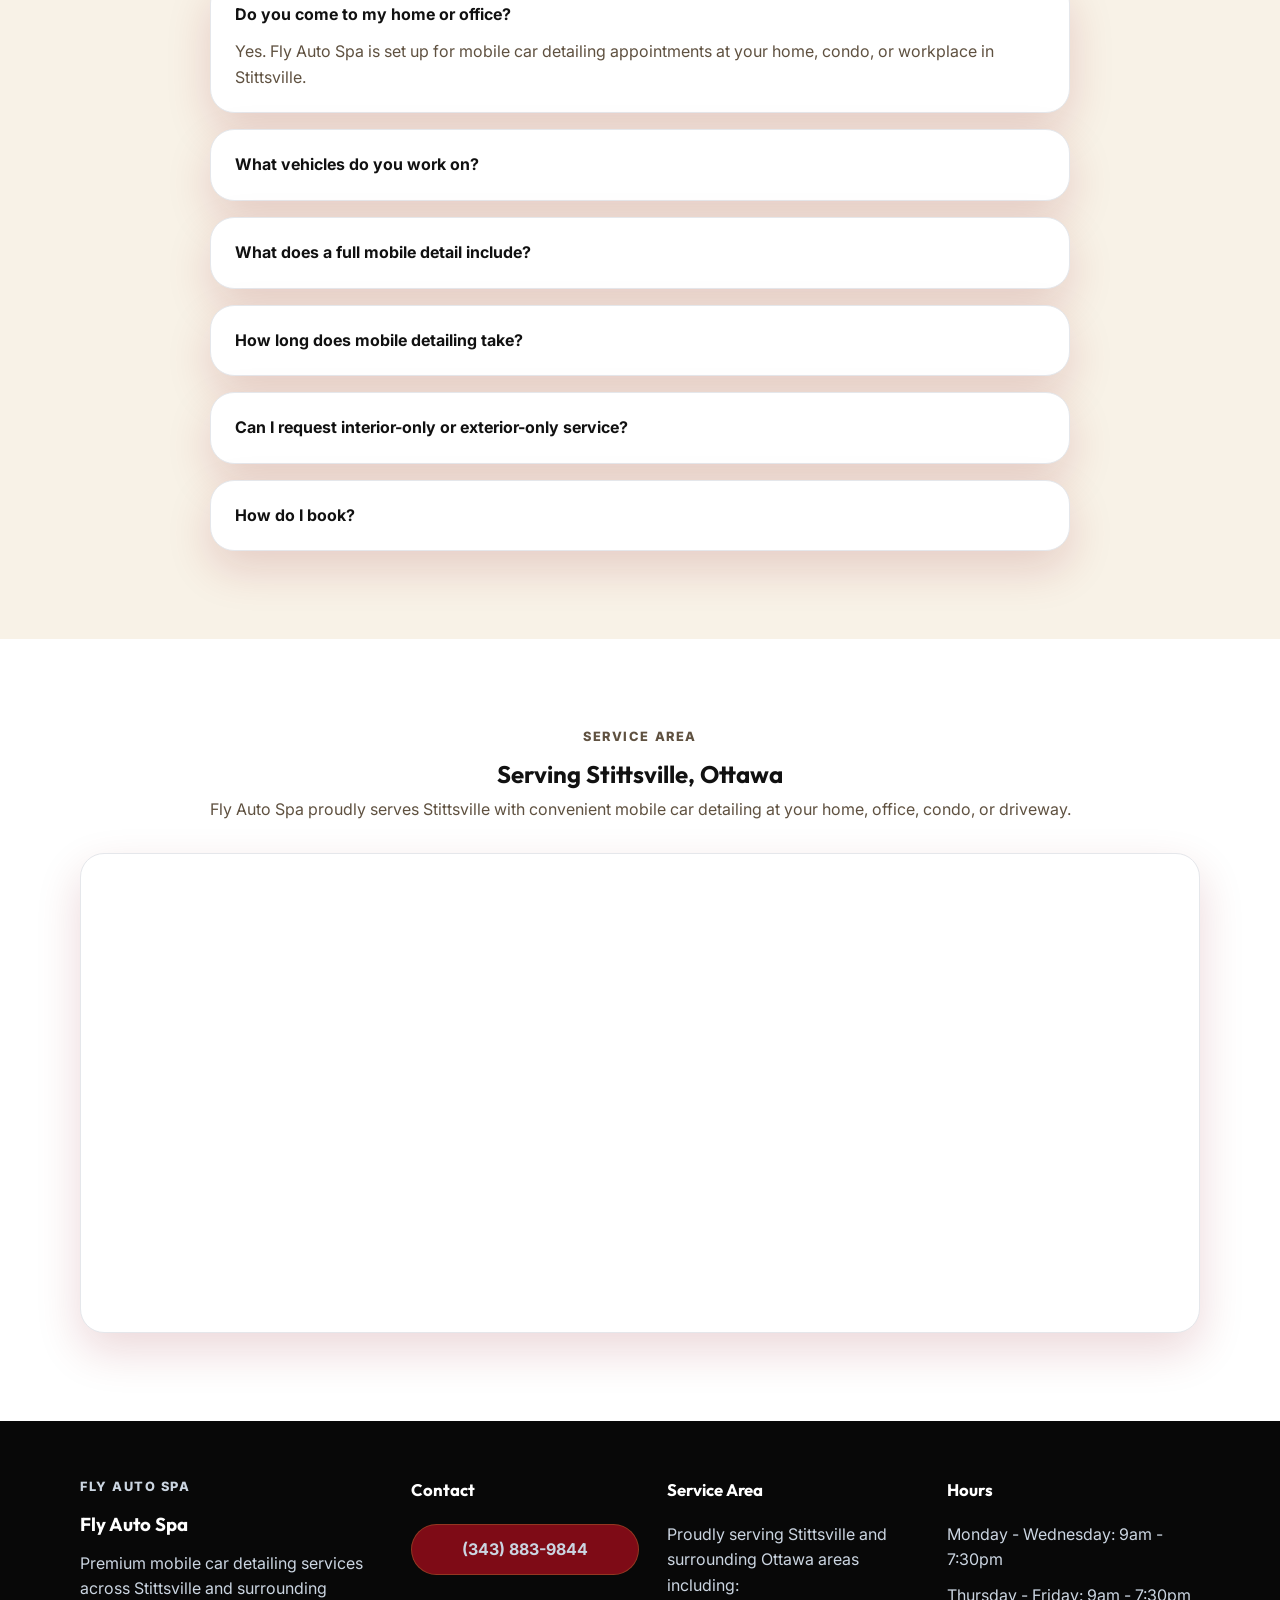
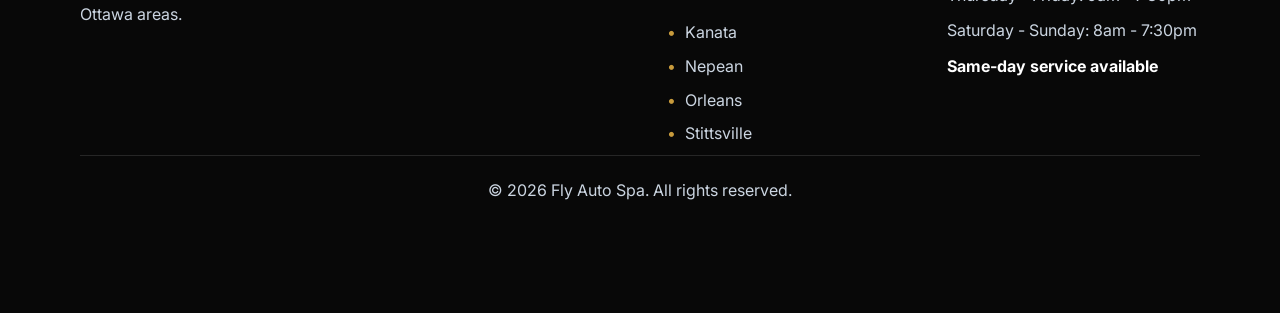
<file: stittsville.html>
<!DOCTYPE html>
<html lang="en">
<head>
    <!-- Google Tag Manager -->
    <script>(function(w,d,s,l,i){w[l]=w[l]||[];w[l].push({'gtm.start':
    new Date().getTime(),event:'gtm.js'});var f=d.getElementsByTagName(s)[0],
    j=d.createElement(s),dl=l!='dataLayer'?'&l='+l:'';j.async=true;j.src=
    'https://www.googletagmanager.com/gtm.js?id='+i+dl;f.parentNode.insertBefore(j,f);
    })(window,document,'script','dataLayer','GTM-N6GBV5KK');</script>
    <!-- End Google Tag Manager -->
    <script>
      window.dataLayer = window.dataLayer || [];
      function gtag(){dataLayer.push(arguments);}
      gtag('js', new Date());
      gtag('config', 'AW-371984992/67aACImY2OYcEOCUsLEB', {
        'phone_conversion_number': '(343) 883-9844'
      });
    </script>
    <meta charset="UTF-8">
    <meta name="viewport" content="width=device-width, initial-scale=1.0">
    <title>Car Detailing Stittsville | Fly Auto Spa</title>
    <meta name="description" content="Fly Auto Spa delivers car detailing in Stittsville, Ottawa. Book interior detailing, exterior cleaning, and convenient mobile car detail service at your home or workplace.">
    <link rel="stylesheet" href="style.css">
    <link rel="preconnect" href="https://fonts.googleapis.com">
    <link rel="preconnect" href="https://fonts.gstatic.com" crossorigin>
    <link href="https://fonts.googleapis.com/css2?family=Inter:wght@400;500;600;700;800&family=Outfit:wght@600;700;800&display=swap" rel="stylesheet">
    <script type="application/ld+json">
    {
      "@context": "https://schema.org",
      "@type": "AutoDetailing",
      "name": "Fly Auto Spa",
      "areaServed": "Stittsville, Ottawa, Ontario",
      "telephone": "+1-343-883-9844",
      "priceRange": "$$",
      "address": {
        "@type": "PostalAddress",
        "addressLocality": "Stittsville",
        "addressRegion": "ON",
        "addressCountry": "CA"
      }
    }
    </script>
</head>
<body>
    <header class="site-header">
        <div class="container header-row">
            <a href="#" class="brand brand-lockup" aria-label="Fly Auto Spa home">
                <img src="flyautologo.png" alt="Fly Auto Spa logo" class="brand-logo">
            </a>
            <a href="tel:3438839844" class="phone-pill gtm-phone-link" data-gtm-event="phone_click" data-gtm-location="header" data-phone-number="3438839844" onclick="gtag('event','conversion',{'send_to':'AW-371984992/67aACImY2OYcEOCUsLEB'});">
                <svg viewBox="0 0 24 24" aria-hidden="true" class="phone-pill-icon">
                    <path d="M22 16.92v3a2 2 0 0 1-2.18 2 19.79 19.79 0 0 1-8.63-3.07 19.5 19.5 0 0 1-6-6 19.79 19.79 0 0 1-3.07-8.67A2 2 0 0 1 4.11 2h3a2 2 0 0 1 2 1.72 12.84 12.84 0 0 0 .7 2.81 2 2 0 0 1-.45 2.11L8.09 9.91a16 16 0 0 0 6 6l1.27-1.27a2 2 0 0 1 2.11-.45 12.84 12.84 0 0 0 2.81.7A2 2 0 0 1 22 16.92z"></path>
                </svg>
                <span><span class="call-prefix">Call </span>(343) 883-9844</span>
            </a>
        </div>
    </header>

    <main>
        <section class="hero">
            <div class="container hero-grid">
                <div class="hero-copy">
                    <p class="eyebrow">Stittsville car detailing</p>
                    <h1>
                        <span class="hero-heading-desktop">Car detailing in <span>Stittsville</span> that comes to you.</span>
                        <span class="hero-heading-mobile">Car detailing in Stittsville <span class="hero-heading-brand">by Fly Auto Spa</span>.</span>
                    </h1>
                    <p class="hero-text">Fly Auto Spa brings convenient mobile car detail service to Stittsville homes, driveways, condos, and workplaces so your vehicle gets cleaned without the trip to a shop.</p>
                    <ul class="check-list">
                        <li>Interior and Exterior Car Detailing from $159</li>
                        <li>Flexible mobile bookings across west Ottawa</li>
                        <li>All five-star reviews on Google</li>
                    </ul>
                    <div class="cta-row">
                        <a href="tel:3438839844" class="btn btn-primary gtm-phone-link" data-gtm-event="phone_click" data-gtm-location="hero" data-phone-number="3438839844" onclick="gtag('event','conversion',{'send_to':'AW-371984992/67aACImY2OYcEOCUsLEB'});">
                            <svg viewBox="0 0 24 24" aria-hidden="true" class="phone-pill-icon">
                                <path d="M22 16.92v3a2 2 0 0 1-2.18 2 19.79 19.79 0 0 1-8.63-3.07 19.5 19.79 0 0 1-6-6 19.79 19.79 0 0 1-3.07-8.67A2 2 0 0 1 4.11 2h3a2 2 0 0 1 2 1.72 12.84 12.84 0 0 0 .7 2.81 2 2 0 0 1-.45 2.11L8.09 9.91a16 16 0 0 0 6 6l1.27-1.27a2 2 0 0 1 2.11-.45 12.84 12.84 0 0 0 2.81.7A2 2 0 0 1 22 16.92z"></path>
                            </svg>
                            <span>Call (343) 883-9844</span>
                        </a>
                        <a href="https://www.flyautospa.com/bookonline" class="btn btn-secondary hero-booking-btn">Book Your Detail</a>
                    </div>
                    <div class="hero-review-strip" aria-label="Google reviews rating 5 out of 5 from more than 90 reviews">
                        <div class="hero-review-score">
                            <strong>5/5</strong>
                            <span class="hero-review-stars" aria-hidden="true">★★★★★</span>
                            <span>90+ reviews on</span>
                            <span class="hero-review-brand">
                                <span class="hero-review-google-mark" aria-hidden="true">G</span>
                                <span class="hero-review-google-text">Google</span>
                            </span>
                        </div>
                    </div>
                </div>
                <aside class="quote-card" id="hero-form-top">
                    <h2>Get a free detailing quote</h2>
                    <p>Tell us what kind of mobile detailing you need and we will follow up quickly.</p>
                    <form data-netlify="true" name="hero-stittsville-detailing-quote" class="quote-form" onsubmit="return window.handleLeadFormSubmit(event, this);">
                        <input type="hidden" name="form-name" value="hero-stittsville-detailing-quote">
                        <label for="hero-name">Full Name</label>
                        <input type="text" id="hero-name" name="name" placeholder="Your name" required>

                        <label for="hero-phone">Phone Number</label>
                        <input type="tel" id="hero-phone" name="phone" placeholder="Best number to reach you" required>

                        <label for="hero-needs">Service Needed</label>
                        <select id="hero-needs" name="needs" required>
                            <option value="" selected disabled>Select a service</option>
                            <option value="Full detail">Full detail</option>
                            <option value="Premium detail">Premium detail</option>
                            <option value="Exterior detail">Exterior detail</option>
                            <option value="Interior detail">Interior detail</option>
                            <option value="Get a detailing quote">Get a detailing quote</option>
                        </select>

                        <button type="submit" class="btn btn-primary btn-full">Send request</button>
                    </form>
                </aside>
            </div>
        </section>

        <section class="section" id="pricing">
            <div class="container">
                <div class="section-heading center packages-heading">
                    <p class="section-kicker">Stittsville Car Detailing Packages</p>
                    <h2>Mobile Detailing Packages in Stittsville</h2>
                    <p>Choose from mobile interior detailing, mobile exterior detailing, or a full mobile detail for your vehicle in Stittsville.</p>
                    <a href="tel:3438839844" class="btn btn-primary section-quote-btn" onclick="gtag('event','conversion',{'send_to':'AW-371984992/67aACImY2OYcEOCUsLEB'});">Call (343) 883-9844</a>
                </div>
                <div class="packages-grid">
                    <article class="package-card featured-package">
                        <div class="package-badge">Most Popular</div>
                        <h3>Full Mobile Detail</h3>
                        <p class="package-subtitle">A complete full mobile detail for drivers who want a full reset inside and out.</p>
                        <div class="package-meta">
                            <span>Approx. 4 hours</span>
                            <span class="package-price">$199+</span>
                        </div>
                        <ul class="package-list">
                            <li>Complete interior and exterior detailing</li>
                            <li>Hand wash with wheel and tire cleaning</li>
                            <li>Interior vacuum and wipe down</li>
                            <li>Glass, trim, and touchpoint cleanup</li>
                            <li>Mobile service at your location</li>
                        </ul>
                        <a href="#hero-form-top" class="btn btn-primary package-mobile-cta">Get a Quote</a>
                    </article>

                    <article class="package-card">
                        <h3>Mobile Interior Detailing</h3>
                        <p class="package-subtitle">Focused mobile interior detailing for vehicles that need a deeper cabin refresh.</p>
                        <div class="package-meta">
                            <span>Starts at</span>
                            <span class="package-price">$159+</span>
                        </div>
                        <ul class="package-list">
                            <li>Hot water shampoo and extraction</li>
                            <li>Mud, salt, and stain removal from carpets</li>
                            <li>Thorough compressed-air dust blowout for vents, cracks, and crevices</li>
                            <li>Deep seat shampoo and fabric cleaning</li>
                            <li>Leather seat cleaning and conditioning where applicable</li>
                            <li>Floor mat deep cleaning</li>
                            <li>Interior trim, dash, and console cleaning</li>
                            <li>Streak-free interior glass cleaning</li>
                            <li>Door jamb cleaning</li>
                            <li>Odor neutralization and interior refresh</li>
                        </ul>
                        <a href="#hero-form-top" class="btn btn-primary package-mobile-cta">Get a Quote</a>
                    </article>

                    <article class="package-card">
                        <h3>Premium Mobile Detail</h3>
                        <p class="package-subtitle">Our top-tier mobile detail combines deep interior cleaning with mobile exterior detailing and an upgraded finish.</p>
                        <div class="package-meta">
                            <span>Starts at</span>
                            <span class="package-price">$399+</span>
                        </div>
                        <ul class="package-list">
                            <li>Full car detail with upgraded finish</li>
                            <li>Deep interior cleaning and detailing</li>
                            <li>Exterior wash, trim, and glass refresh</li>
                            <li>Attention to high-contact surfaces</li>
                            <li>Mobile premium service at your location</li>
                        </ul>
                        <a href="#hero-form-top" class="btn btn-primary package-mobile-cta">Get a Quote</a>
                    </article>
                </div>
            </div>
        </section>

        <section class="section light-section">
            <div class="container">
                <div class="section-heading center showcase-heading">
                    <p class="section-kicker">Stittsville detailing gallery</p>
                    <h2>See Our Car Detailing Work Near Stittsville</h2>
                    <p>From deep-clean interiors to glossy exterior finishes, here is a look at the kind of mobile car detailing results Fly Auto Spa delivers in Stittsville and across Ottawa.</p>
                    <a href="https://www.flyautospa.com/bookonline" class="btn btn-primary section-quote-btn showcase-book-btn">Book Your Detail</a>
                </div>
                <div class="gallery-grid">
                    <div class="gallery-card"><img src="ottawa2.webp" alt="Black Mercedes detailed by Fly Auto Spa in Ottawa" class="gallery-image"></div>
                    <div class="gallery-card"><img src="ottawa3.webp" alt="Fresh tan interior detail by Fly Auto Spa" class="gallery-image"></div>
                    <div class="gallery-card"><img src="ottawa.webp" alt="BMW interior detailed by Fly Auto Spa in Ottawa" class="gallery-image"></div>
                    <div class="gallery-card"><img src="ottawa4.webp" alt="Two detailed vehicles parked after mobile detailing service in Ottawa" class="gallery-image"></div>
                    <div class="gallery-card"><img src="ottawa5.webp" alt="Black SUV exterior finish after detailing service" class="gallery-image"></div>
                    <div class="gallery-card"><img src="ottawa6.webp" alt="Clean brown interior detailed by Fly Auto Spa" class="gallery-image"></div>
                </div>
            </div>
        </section>

        <section class="section">
            <div class="container">
                <div class="section-heading center showcase-heading">
                    <p class="section-kicker">Customer reviews</p>
                    <h2>See What People Have to Say About Our Car Detailing in Stittsville</h2>
                    <p>Stittsville-area customers count on Fly Auto Spa for responsive service, detailed work, and results that make their vehicles feel refreshed.</p>
                    <div class="reviews-rating-widget" aria-label="Google reviews rating 5.0 out of 5">
                        <div class="reviews-rating-top">
                            <span class="google-wordmark" aria-hidden="true">
                                <span class="google-blue">G</span><span class="google-red">o</span><span class="google-yellow">o</span><span class="google-blue">g</span><span class="google-green">l</span><span class="google-red">e</span>
                            </span>
                            <span class="reviews-rating-label">Reviews</span>
                        </div>
                        <div class="reviews-rating-bottom">
                            <div class="reviews-rating-stars" aria-hidden="true">★★★★★</div>
                            <p><strong>5.0</strong> out of 5</p>
                        </div>
                    </div>
                </div>
                <div class="reviews-grid">
                    <div class="review-card"><img src="review-ottawa-1.webp" alt="Google review from Ryan M" class="review-image"></div>
                    <div class="review-card"><img src="review-ottawa-2.webp" alt="Google review from Addison Smith" class="review-image"></div>
                    <div class="review-card"><img src="review-ottawa-3.webp" alt="Google review from Sue Stadnisky" class="review-image"></div>
                    <div class="review-card"><img src="review-ottawa-4.webp" alt="Google review from Lakshmi Mantha" class="review-image"></div>
                    <div class="review-card"><img src="review-ottawa-5.webp" alt="Google review from Brenda Marsh" class="review-image"></div>
                    <div class="review-card"><img src="review-ottawa-6.webp" alt="Google review from Anna Woods" class="review-image"></div>
                </div>
            </div>
        </section>


        <section class="section light-section">
            <div class="container narrow">
                <div class="section-heading center">
                    <p class="eyebrow">FAQ</p>
                    <h2>Stittsville car detailing FAQ</h2>
                </div>
                <div class="faq-list">
                    <details open>
                        <summary>Do you come to my home or office?</summary>
                        <p>Yes. Fly Auto Spa is set up for mobile car detailing appointments at your home, condo, or workplace in Stittsville.</p>
                    </details>
                    <details>
                        <summary>What vehicles do you work on?</summary>
                        <p>Cars, trucks, SUVs, and daily drivers that need interior, exterior, or full-service detailing.</p>
                    </details>
                    <details>
                        <summary>What does a full mobile detail include?</summary>
                        <p>A full mobile detail combines interior cleaning, exterior washing, wheels, tires, glass, trim, and high-touchpoint cleanup at your location.</p>
                    </details>
                    <details>
                        <summary>How long does mobile detailing take?</summary>
                        <p>A full mobile detail typically takes about four hours, while timing can vary based on the vehicle's size and condition.</p>
                    </details>
                    <details>
                        <summary>Can I request interior-only or exterior-only service?</summary>
                        <p>Yes. You can request a focused service or ask for a full premium detail.</p>
                    </details>
                    <details>
                        <summary>How do I book?</summary>
                        <p>Call <a href="tel:3438839844" class="gtm-phone-link" data-gtm-event="phone_click" data-gtm-location="faq" data-phone-number="3438839844" onclick="gtag('event','conversion',{'send_to':'AW-371984992/67aACImY2OYcEOCUsLEB'});">(343) 883-9844</a> or use the quote form and we will follow up with next steps for your Stittsville car detail.</p>
                    </details>
                </div>
            </div>
        </section>

        <section class="section">
            <div class="container">
                <div class="section-heading center service-area-heading">
                    <p class="eyebrow">Service area</p>
                    <h2>Serving Stittsville, Ottawa</h2>
                    <p>Fly Auto Spa proudly serves Stittsville with convenient mobile car detailing at your home, office, condo, or driveway.</p>
                </div>
                <div class="map-frame">
                    <iframe src="https://www.google.com/maps/embed?pb=!1m18!1m12!1m3!1d359536.97786098334!2d-76.12988882544258!3d45.25016592914936!2m3!1f0!2f0!3f0!3m2!1i1024!2i768!4f13.1!3m3!1m2!1s0x6593d24ed202c497%3A0xb67b5d5110fa5a6f!2sFly%20Auto%20Spa!5e0!3m2!1sen!2sua!4v1781467595063!5m2!1sen!2sua" width="600" height="450" style="border:0;" allowfullscreen="" loading="lazy" referrerpolicy="no-referrer-when-downgrade"></iframe>
                </div>
            </div>
        </section>
    </main>

    <footer class="site-footer">
        <div class="container footer-grid">
            <div class="footer-brand-block">
                <p class="eyebrow">Fly Auto Spa</p>
                <h3>Fly Auto Spa</h3>
                <p>Premium mobile car detailing services across Stittsville and surrounding Ottawa areas.</p>
            </div>
            <div class="footer-contact">
                <h4>Contact</h4>
                <a href="tel:3438839844" class="footer-phone-link gtm-phone-link" data-gtm-event="phone_click" data-gtm-location="footer" data-phone-number="3438839844" onclick="gtag('event','conversion',{'send_to':'AW-371984992/67aACImY2OYcEOCUsLEB'});">(343) 883-9844</a>
            </div>
            <div class="footer-service-area">
                <h4>Service Area</h4>
                <p>Proudly serving Stittsville and surrounding Ottawa areas including:</p>
                <ul class="footer-list">
                    <li>Kanata</li>
                    <li>Nepean</li>
                    <li>Orleans</li>
                    <li>Stittsville</li>
                </ul>
            </div>
            <div class="footer-hours">
                <h4>Hours</h4>
                <p>Monday - Wednesday: 9am - 7:30pm</p>
                <p>Thursday - Friday: 9am - 7:30pm</p>
                <p>Saturday - Sunday: 8am - 7:30pm</p>
                <p class="footer-same-day">Same-day service available</p>
            </div>
        </div>
        <div class="container footer-bottom">
            <p>&copy; 2026 Fly Auto Spa. All rights reserved.</p>
        </div>
    </footer>

    <div id="success-modal" class="modal">
        <div class="modal-content">
            <button class="close-modal" aria-label="Close">&times;</button>
            <div class="modal-body">
                <div class="success-icon">✓</div>
                <h3>Thanks</h3>
                <p>Thanks for filling out the form. We are going to get back to you in the next few minutes.</p>
                <button class="btn btn-primary close-modal-btn btn-full">Close</button>
            </div>
        </div>
    </div>

    <div class="mobile-cta">
        <a href="tel:3438839844" class="btn btn-primary btn-full mobile-call-btn gtm-phone-link" data-gtm-event="phone_click" data-gtm-location="mobile_sticky" data-phone-number="3438839844" onclick="gtag('event','conversion',{'send_to':'AW-371984992/67aACImY2OYcEOCUsLEB'});">
            <svg viewBox="0 0 24 24" aria-hidden="true" class="phone-pill-icon">
                <path d="M22 16.92v3a2 2 0 0 1-2.18 2 19.79 19.79 0 0 1-8.63-3.07 19.5 19.79 0 0 1-6-6 19.79 19.79 0 0 1-3.07-8.67A2 2 0 0 1 4.11 2h3a2 2 0 0 1 2 1.72 12.84 12.84 0 0 0 .7 2.81 2 2 0 0 1-.45 2.11L8.09 9.91a16 16 0 0 0 6 6l1.27-1.27a2 2 0 0 1 2.11-.45 12.84 12.84 0 0 0 2.81.7A2 2 0 0 1 22 16.92z"></path>
            </svg>
            <span class="mobile-call-label">(343) 883-9844</span>
        </a>
    </div>

    <script>
        window.handleLeadFormSubmit = function (event, form) {
            if (event) {
                event.preventDefault();
            }

            const modal = document.getElementById("success-modal");
            const formData = new FormData(form);

            fetch("/", {
                method: "POST",
                body: new URLSearchParams(formData).toString(),
                headers: { "Content-Type": "application/x-www-form-urlencoded" }
            })
            .then(() => {
                document.body.setAttribute("data-form-status", "form_submit");
                window.dataLayer = window.dataLayer || [];
                window.dataLayer.push({
                    event: "form_submit",
                    form_name: form.getAttribute("name") || "",
                    form_id: form.getAttribute("id") || ""
                });
                if (modal) {
                    modal.style.display = "flex";
                    document.body.style.overflow = "hidden";
                }
                form.reset();
            })
            .catch((error) => {
                console.error("Error submitting form:", error);
                if (modal) {
                    modal.style.display = "flex";
                    document.body.style.overflow = "hidden";
                }
            });

            return false;
        };

        document.addEventListener("DOMContentLoaded", function () {
            const modal = document.getElementById("success-modal");
            const closeButtons = document.querySelectorAll(".close-modal, .close-modal-btn");
            const siteHeader = document.querySelector(".site-header");
            const mobileCta = document.querySelector(".mobile-cta");
            const heroFormTop = document.getElementById("hero-form-top");

            const syncHeaderState = () => {
                if (!siteHeader) return;
                if (window.scrollY > 36) {
                    siteHeader.classList.add("is-scrolled");
                } else {
                    siteHeader.classList.remove("is-scrolled");
                }
            };

            const syncMobileCta = () => {
                if (!mobileCta || !heroFormTop) return;
                if (window.innerWidth > 768) {
                    mobileCta.classList.remove("is-visible");
                    return;
                }

                const formBottom = heroFormTop.getBoundingClientRect().bottom + window.scrollY;
                if (window.scrollY > formBottom) {
                    mobileCta.classList.add("is-visible");
                } else {
                    mobileCta.classList.remove("is-visible");
                }
            };

            syncHeaderState();
            window.addEventListener("scroll", syncHeaderState, { passive: true });
            syncMobileCta();
            window.addEventListener("scroll", syncMobileCta, { passive: true });
            window.addEventListener("resize", syncMobileCta);

            document.querySelectorAll("a[href='#quote-form']").forEach((link) => {
                link.addEventListener("click", (event) => {
                    event.preventDefault();
                    document.getElementById("quote-form")?.scrollIntoView({ behavior: "smooth", block: "start" });
                });
            });

            closeButtons.forEach((button) => {
                button.addEventListener("click", () => {
                    modal.style.display = "none";
                    document.body.style.overflow = "";
                });
            });

            window.addEventListener("click", (event) => {
                if (event.target === modal) {
                    modal.style.display = "none";
                    document.body.style.overflow = "";
                }
            });
        });
    </script>
</body>
</html>
</file>
<file: style.css>
:root {
    --blue: #c89b3c;
    --blue-dark: #9d741a;
    --white: #ffffff;
    --light-gray: #f8f2e7;
    --mid-gray: #d5c09a;
    --text: #111111;
    --text-soft: #5f5140;
    --shadow: 0 18px 45px rgba(137, 12, 24, 0.16);
    --radius: 24px;
    --transition: 0.25s ease;
    --red: #890c18;
    --black: #080808;
    --gold: #c89b3c;
}

* {
    box-sizing: border-box;
    margin: 0;
    padding: 0;
}

html {
    scroll-behavior: smooth;
}

#pricing {
    scroll-margin-top: 120px;
}

body {
    font-family: "Inter", sans-serif;
    color: var(--text);
    background: var(--white);
    line-height: 1.6;
}

a {
    color: inherit;
    text-decoration: none;
}

iframe {
    width: 100%;
    border: 0;
    border-radius: 20px;
    display: block;
}

.container {
    width: min(1120px, calc(100% - 40px));
    margin: 0 auto;
}

.site-header {
    position: fixed;
    top: 0;
    left: 0;
    width: 100%;
    z-index: 20;
    background: transparent;
    backdrop-filter: blur(0px);
    border-bottom: 1px solid transparent;
    transition: background var(--transition), border-color var(--transition), backdrop-filter var(--transition);
}

.site-header.is-scrolled {
    background: rgba(8, 8, 8, 0.9);
    backdrop-filter: blur(14px);
    border-bottom: 1px solid rgba(200, 155, 60, 0.24);
}

.header-row,
.footer-row {
    display: flex;
    align-items: center;
    justify-content: space-between;
    gap: 24px;
    padding: 18px 0;
}

.brand {
    display: inline-block;
    font-family: "Outfit", sans-serif;
    font-size: 1.75rem;
    font-weight: 800;
}

.brand-lockup {
    display: inline-flex;
    align-items: center;
    gap: 12px;
}

.brand-logo {
    height: 74px;
    width: auto;
    display: block;
    filter: drop-shadow(0 10px 20px rgba(0, 0, 0, 0.28));
}

.eyebrow {
    color: var(--blue);
    font-size: 0.8rem;
    font-weight: 800;
    letter-spacing: 0.12em;
    text-transform: uppercase;
    margin-bottom: 6px;
}

.phone-pill,
.btn {
    display: inline-flex;
    align-items: center;
    justify-content: center;
    border-radius: 999px;
    font-weight: 700;
    transition: transform var(--transition), background var(--transition), color var(--transition), border-color var(--transition);
}

.phone-pill {
    padding: 14px 20px;
    background: var(--red);
    color: var(--white);
    box-shadow: var(--shadow);
    gap: 10px;
}

.phone-pill-icon {
    width: 18px;
    height: 18px;
    margin-right: 4px;
    fill: none;
    stroke: currentColor;
    stroke-width: 2;
    stroke-linecap: round;
    stroke-linejoin: round;
    animation: phone-wiggle 3.2s ease-in-out infinite;
    transform-origin: 50% 50%;
}

.btn {
    padding: 14px 24px;
    border: 1px solid transparent;
    cursor: pointer;
}

.btn:hover,
.phone-pill:hover {
    transform: translateY(-1px);
}

.btn-primary {
    background: var(--red);
    color: var(--white);
    box-shadow: var(--shadow);
}

.btn-primary:hover,
.phone-pill:hover {
    background: #690913;
}

.btn-secondary {
    background: rgba(255, 248, 241, 0.94);
    color: var(--black);
    border-color: rgba(200, 155, 60, 0.4);
}

.btn-secondary:hover {
    background: var(--light-gray);
}

.btn-full {
    width: 100%;
}

.hero,
.section {
    padding: 88px 0;
}

.hero {
    min-height: 900px;
    display: flex;
    align-items: center;
    position: relative;
    padding-top: 150px;
    padding-bottom: 120px;
    background:
        linear-gradient(rgba(8, 8, 8, 0.64), rgba(8, 8, 8, 0.64)),
        radial-gradient(circle at top left, rgba(137, 12, 24, 0.34), transparent 35%),
        radial-gradient(circle at bottom right, rgba(200, 155, 60, 0.24), transparent 32%),
        url("cardetailingpic.webp") center center / cover no-repeat;
}

.hero::before {
    content: "";
    position: absolute;
    inset: 0;
    background: linear-gradient(90deg, rgba(0, 0, 0, 0.3) 0%, rgba(0, 0, 0, 0.14) 50%, rgba(0, 0, 0, 0.24) 100%);
    pointer-events: none;
}

.hero-grid,
.two-column,
.form-shell {
    display: grid;
    grid-template-columns: 1.15fr 0.85fr;
    gap: 36px;
    align-items: start;
}

.hero-grid {
    position: relative;
    z-index: 1;
}

.hero-copy h1,
.section-heading h2,
.two-column h2,
.form-shell h2,
.site-footer h3,
.quote-card h2 {
    font-family: "Outfit", sans-serif;
    line-height: 1.05;
}

.hero-copy h1 {
    font-size: clamp(2.8rem, 6vw, 4.8rem);
    margin-bottom: 18px;
    max-width: 12ch;
    color: var(--white);
}

.hero-copy h1 span {
    color: var(--gold);
}

.hero-heading-mobile {
    display: none;
}

.hero-text,
.section-copy,
.section-heading p,
.stack-text p,
.quote-card p,
.site-footer p,
.footer-contact p,
.faq-list p {
    color: var(--text-soft);
}

.hero .hero-text,
.hero .check-list li,
.hero .status-card,
.hero .check-list li::before {
    color: var(--white);
}

.hero .status-card {
    background: rgba(255, 255, 255, 0.14);
    border: 1px solid rgba(255, 255, 255, 0.2);
    backdrop-filter: blur(10px);
}

.hero .dot {
    box-shadow: 0 0 0 6px rgba(200, 155, 60, 0.24);
}

.check-list {
    list-style: none;
    display: grid;
    gap: 12px;
    margin: 28px 0;
}

.check-list li {
    display: flex;
    gap: 12px;
    align-items: flex-start;
}

.check-list li::before {
    content: "✓";
    color: var(--gold);
    font-weight: 800;
}

.check-list.dark li::before {
    color: var(--red);
}

.cta-row {
    display: flex;
    flex-wrap: wrap;
    gap: 14px;
    margin-bottom: 22px;
}

.hero-review-strip {
    display: inline-flex;
    align-items: center;
    gap: 10px;
    padding: 0;
    border-radius: 0;
    background: transparent;
    border: 0;
    box-shadow: none;
    backdrop-filter: none;
    color: var(--white);
    flex-wrap: wrap;
}

.hero-review-brand,
.hero-review-score {
    display: inline-flex;
    align-items: center;
    gap: 8px;
    flex-wrap: wrap;
}

.hero-review-google-mark {
    display: inline-flex;
    align-items: center;
    justify-content: center;
    color: transparent;
    font-weight: 800;
    font-size: 1rem;
    line-height: 1;
    letter-spacing: -0.06em;
    background: linear-gradient(90deg, #4285f4 0 38%, #ea4335 38% 58%, #fbbc05 58% 78%, #34a853 78% 100%);
    -webkit-background-clip: text;
    background-clip: text;
}

.hero-review-score {
    font-size: 0.88rem;
    font-weight: 500;
}

.hero-review-score strong {
    font-size: 0.95rem;
    font-weight: 700;
}

.hero-review-stars {
    color: #fbbc05;
    font-size: 0.78rem;
    letter-spacing: 0.04em;
    line-height: 1;
}

.hero-review-google-text {
    font-size: 0.86rem;
    font-weight: 600;
    color: var(--white);
    letter-spacing: -0.02em;
}

.status-card,
.quote-card,
.feature-card,
.placeholder-card,
.form-shell,
.map-frame,
.faq-list details {
    background: var(--white);
    border: 1px solid #e5e7eb;
    border-radius: var(--radius);
    box-shadow: var(--shadow);
}

.status-card {
    display: inline-flex;
    align-items: center;
    gap: 12px;
    padding: 14px 18px;
}

.dot {
    width: 10px;
    height: 10px;
    border-radius: 999px;
    background: var(--gold);
    box-shadow: 0 0 0 6px rgba(200, 155, 60, 0.18);
}

.quote-card,
.form-shell {
    padding: 28px;
}

.hero .quote-card {
    background: rgba(255, 248, 238, 0.62);
    border: 1px solid rgba(255, 255, 255, 0.18);
    backdrop-filter: blur(14px);
    scroll-margin-top: 100px;
}

.quote-form {
    display: grid;
    gap: 12px;
    margin-top: 18px;
}

.quote-form.large {
    background: var(--light-gray);
    border-radius: var(--radius);
    padding: 24px;
}

label {
    font-weight: 700;
    font-size: 0.95rem;
}

input,
select,
textarea {
    width: 100%;
    padding: 14px 16px;
    border-radius: 16px;
    border: 1px solid rgba(200, 155, 60, 0.28);
    background: rgba(255, 255, 255, 0.78);
    color: var(--text);
    font: inherit;
}


textarea {
    resize: vertical;
}

.light-section {
    background: var(--light-gray);
}

.accent-section {
    background: linear-gradient(180deg, #f6e4c0 0%, #fdf7ec 100%);
}

.section-heading {
    margin-bottom: 30px;
}

.section-kicker {
    color: var(--blue);
    font-size: 0.95rem;
    font-weight: 800;
    letter-spacing: 0.08em;
    text-transform: uppercase;
    margin-bottom: 12px;
}

.section-heading.center {
    text-align: center;
}

.packages-heading {
    max-width: 760px;
    margin-left: auto;
    margin-right: auto;
    margin-bottom: 42px;
}

.packages-heading .section-kicker {
    margin-bottom: 18px;
}

.showcase-heading {
    max-width: 760px;
    margin-left: auto;
    margin-right: auto;
    margin-bottom: 42px;
    display: grid;
    gap: 14px;
}

.showcase-heading h2 {
    font-size: clamp(2.2rem, 4.5vw, 3.4rem);
    line-height: 1.08;
    margin-bottom: 0;
}

.showcase-heading p:last-child {
    font-size: 1.08rem;
    margin-bottom: 0;
}

.reviews-rating-widget {
    width: fit-content;
    margin: 10px auto 28px;
    padding: 12px 18px;
    border-radius: 16px;
    background: var(--white);
    border: 1px solid #e6d7ba;
    box-shadow: var(--shadow);
    display: grid;
    gap: 8px;
    justify-items: center;
}

.reviews-rating-top,
.reviews-rating-bottom {
    display: flex;
    align-items: center;
    justify-content: center;
    gap: 10px;
    flex-wrap: wrap;
}

.reviews-rating-bottom {
    gap: 12px;
}

.google-wordmark {
    font-size: 1.08rem;
    font-weight: 700;
    letter-spacing: -0.03em;
    line-height: 1;
}

.google-blue {
    color: #4285f4;
}

.google-red {
    color: #ea4335;
}

.google-yellow {
    color: #fbbc05;
}

.google-green {
    color: #34a853;
}

.reviews-rating-label {
    font-size: 0.8rem;
    font-weight: 700;
    color: #5f6368;
    letter-spacing: 0.02em;
}

.reviews-rating-stars {
    color: var(--gold);
    font-size: 1.05rem;
    letter-spacing: 0.08em;
    line-height: 1;
}

.reviews-rating-widget p {
    margin-bottom: 0 !important;
    font-size: 0.95rem;
    color: var(--text);
}

.packages-heading h2 {
    font-size: clamp(2.2rem, 4.5vw, 3.4rem);
    line-height: 1.08;
    margin-bottom: 18px;
}

.packages-heading p {
    font-size: 1.08rem;
    margin-bottom: 24px;
}

.section-quote-btn {
    margin-top: 6px;
}

.showcase-book-btn {
    justify-self: center;
    width: auto;
    min-width: 0;
    padding: 14px 28px;
    box-shadow: 0 18px 38px rgba(137, 12, 24, 0.24);
}

.showcase-book-btn:hover {
    transform: translateY(-2px);
}

.placeholder-grid,
.gallery-grid,
.reviews-grid,
.feature-grid,
.packages-grid {
    display: grid;
    grid-template-columns: repeat(3, minmax(0, 1fr));
    gap: 20px;
}

.gallery-grid {
    grid-template-columns: repeat(2, minmax(0, 1fr));
}

.reviews-grid {
    grid-template-columns: repeat(2, minmax(0, 1fr));
}

.packages-grid {
    align-items: start;
}

.package-card {
    position: relative;
    background: var(--white);
    border: 1px solid #e6d7ba;
    border-radius: var(--radius);
    box-shadow: var(--shadow);
    padding: 28px;
    height: fit-content;
}

.featured-package {
    border: 2px solid var(--blue);
    transform: translateY(-4px);
}

.package-badge {
    position: absolute;
    top: -14px;
    left: 24px;
    background: var(--red);
    color: var(--white);
    border-radius: 999px;
    padding: 6px 12px;
    font-size: 0.8rem;
    font-weight: 800;
    letter-spacing: 0.04em;
    text-transform: uppercase;
}

.package-card h3 {
    font-family: "Outfit", sans-serif;
    font-size: 1.6rem;
    margin-bottom: 10px;
}

.package-subtitle {
    color: var(--text-soft);
    margin-bottom: 18px;
}

.package-meta {
    display: flex;
    align-items: center;
    justify-content: space-between;
    gap: 16px;
    margin-bottom: 22px;
    padding: 14px 16px;
    border-radius: 18px;
    background: var(--light-gray);
    font-weight: 700;
}

.package-price {
    color: var(--red);
    font-size: 1.9rem;
    font-family: "Outfit", sans-serif;
    line-height: 1;
}

.package-list {
    list-style: none;
    display: grid;
    gap: 12px;
}

.package-list li {
    display: flex;
    align-items: flex-start;
    gap: 12px;
    color: var(--text);
}

.package-list li::before {
    content: "✓";
    color: var(--gold);
    font-weight: 800;
    flex-shrink: 0;
}

.package-mobile-cta {
    display: none;
    margin-top: 22px;
}

.gallery-card {
    overflow: hidden;
    border-radius: var(--radius);
    box-shadow: var(--shadow);
    background: var(--white);
    border: 1px solid #e6d7ba;
}

.gallery-image {
    width: 100%;
    height: 100%;
    min-height: 320px;
    display: block;
    object-fit: cover;
}

.review-card {
    overflow: hidden;
    border-radius: var(--radius);
    box-shadow: var(--shadow);
    background: var(--white);
    border: 1px solid #e6d7ba;
}

.review-image {
    width: 100%;
    display: block;
    height: auto;
}

.placeholder-card {
    min-height: 180px;
    display: grid;
    place-items: center;
    padding: 24px;
    text-align: center;
    color: var(--text-soft);
    background:
        linear-gradient(135deg, rgba(200, 155, 60, 0.12), rgba(137, 12, 24, 0.05)),
        repeating-linear-gradient(45deg, #fffdfa, #fffdfa 12px, #f7efe1 12px, #f7efe1 24px);
}

.placeholder-card h3 {
    font-family: "Outfit", sans-serif;
    margin-bottom: 10px;
}

.map-placeholder {
    min-height: 260px;
}

.feature-card {
    padding: 28px;
}

.feature-card h3 {
    font-family: "Outfit", sans-serif;
    font-size: 1.45rem;
    margin-bottom: 10px;
}

.two-column {
    align-items: center;
}

.stack-text {
    display: grid;
    gap: 16px;
}

.narrow {
    max-width: 860px;
}

.faq-list {
    display: grid;
    gap: 16px;
}

.faq-list details {
    padding: 22px 24px;
}

.faq-list summary {
    cursor: pointer;
    font-weight: 700;
    list-style: none;
}

.faq-list summary::-webkit-details-marker {
    display: none;
}

.faq-list p {
    padding-top: 12px;
}

.service-area-heading .eyebrow {
    margin-bottom: 14px;
}

.service-area-heading h2 {
    margin-bottom: 10px;
}

.map-frame {
    padding: 14px;
}

.site-footer {
    background: var(--black);
    color: var(--white);
    padding: 56px 0 110px;
}

.site-footer .eyebrow,
.site-footer p,
.site-footer li,
.site-footer a,
.site-footer h4 {
    color: #cbd5e1;
}

.footer-grid {
    display: grid;
    grid-template-columns: 1.2fr 0.9fr 1fr 1fr;
    gap: 28px;
    align-items: start;
}

.footer-brand-block,
.footer-contact {
    display: grid;
    gap: 12px;
}

.footer-brand-block h3 {
    margin-bottom: 4px;
}

.footer-contact h4,
.footer-service-area h4,
.footer-hours h4 {
    color: var(--white);
    font-family: "Outfit", sans-serif;
    font-size: 1.05rem;
    margin-bottom: 8px;
}

.footer-email-link {
    color: var(--white);
    text-decoration: underline;
    text-decoration-color: rgba(255, 255, 255, 0.24);
    text-underline-offset: 4px;
}

.footer-list {
    list-style: none;
    display: grid;
    gap: 8px;
    margin-top: 12px;
}

.footer-list li {
    position: relative;
    padding-left: 18px;
}

.footer-list li::before {
    content: "•";
    position: absolute;
    left: 0;
    color: var(--gold);
}

.footer-hours,
.footer-service-area {
    display: grid;
    gap: 10px;
}

.footer-same-day {
    color: var(--white) !important;
    font-weight: 700;
}

.footer-phone-link {
    display: inline-flex;
    align-items: center;
    justify-content: center;
    padding: 12px 18px;
    border-radius: 999px;
    background: rgba(137, 12, 24, 0.92);
    color: var(--white);
    font-weight: 700;
    border: 1px solid rgba(200, 155, 60, 0.3);
}

.footer-bottom {
    border-top: 1px solid rgba(255, 255, 255, 0.12);
    padding-top: 22px;
    margin-top: 8px;
    text-align: center;
    color: #cbd5e1;
}

.modal {
    display: none;
    position: fixed;
    inset: 0;
    background: rgba(15, 23, 42, 0.6);
    z-index: 40;
    align-items: center;
    justify-content: center;
    padding: 20px;
}

.modal-content {
    position: relative;
    width: min(480px, 100%);
    background: var(--white);
    border-radius: var(--radius);
    padding: 24px;
    box-shadow: var(--shadow);
}

.close-modal {
    position: absolute;
    top: 12px;
    right: 16px;
    border: 0;
    background: transparent;
    font-size: 2rem;
    cursor: pointer;
    color: var(--text-soft);
}

.modal-body {
    text-align: center;
    display: grid;
    gap: 16px;
    padding-top: 10px;
}

.success-icon {
    width: 72px;
    height: 72px;
    margin: 0 auto;
    border-radius: 999px;
    display: grid;
    place-items: center;
    background: #f3dfb3;
    color: var(--red);
    font-size: 2rem;
    font-weight: 800;
}

.mobile-cta {
    display: none;
    opacity: 0;
    pointer-events: none;
    transition: opacity var(--transition), transform var(--transition);
}

.mobile-cta.is-visible {
    opacity: 1;
    pointer-events: auto;
}

.mobile-call-btn {
    gap: 0;
    animation: mobile-call-float 4s ease-in-out infinite;
}

.mobile-call-btn .phone-pill-icon {
    margin-right: 12px;
    flex-shrink: 0;
}

.mobile-call-label {
    display: inline-block;
}

@keyframes phone-wiggle {
    0%, 82%, 100% {
        transform: rotate(0deg);
    }
    86% {
        transform: rotate(14deg);
    }
    90% {
        transform: rotate(-12deg);
    }
    94% {
        transform: rotate(10deg);
    }
    98% {
        transform: rotate(-8deg);
    }
}

@keyframes mobile-call-float {
    0%, 100% {
        transform: translateY(0);
    }
    50% {
        transform: translateY(-2px);
    }
}

@media (max-width: 900px) {
    .hero-grid,
    .two-column,
    .form-shell,
    .packages-grid,
    .gallery-grid,
    .reviews-grid,
    .placeholder-grid,
    .feature-grid {
        grid-template-columns: 1fr;
    }

    .footer-grid {
        grid-template-columns: 1fr 1fr;
    }
}

@media (max-width: 768px) {
    .hero,
    .section {
        padding: 72px 0;
    }

    .hero {
        min-height: auto;
        padding-top: 104px;
        padding-bottom: 88px;
    }

    .container {
        width: min(100% - 28px, 1120px);
    }

    .brand {
        font-size: 1.5rem;
    }

    .brand-logo {
        height: 56px;
    }

    .hero-copy h1 {
        font-size: 2.6rem;
    }

    .hero-copy .eyebrow {
        display: none;
    }

    .hero-heading-desktop {
        display: none;
    }

    .hero-copy h1 .hero-heading-mobile {
        display: inline;
        color: var(--white);
    }

    .hero-copy h1 .hero-heading-mobile .hero-heading-brand {
        color: var(--gold);
    }

    .hero-booking-btn {
        display: none;
    }

    .header-row {
        gap: 12px;
        align-items: center;
        flex-wrap: nowrap;
    }

    .phone-pill {
        padding: 9px 10px;
        font-size: 0.76rem;
        white-space: nowrap;
        flex-shrink: 1;
        min-width: 0;
        gap: 6px;
    }

    .call-prefix {
        display: none;
    }

    .phone-pill span {
        overflow: hidden;
        text-overflow: ellipsis;
    }

    .cta-row {
        justify-content: center;
    }

    .hero-review-strip {
        justify-content: center;
        text-align: center;
        width: 100%;
        gap: 12px;
    }

    .package-mobile-cta {
        display: inline-flex;
        width: 100%;
        margin-top: 20px;
    }

    .mobile-cta {
        display: block;
        position: fixed;
        left: 50%;
        bottom: 14px;
        transform: translateX(-50%);
        padding: 0;
        background: transparent;
        border-top: 0;
        text-align: center;
        z-index: 30;
    }

    .mobile-cta .btn {
        width: auto;
        min-width: 0;
        box-shadow: 0 16px 35px rgba(37, 99, 235, 0.34);
        white-space: nowrap;
    }

    .footer-grid {
        grid-template-columns: 1fr;
    }

    .site-footer {
        padding-bottom: 140px;
    }
}
</file>
